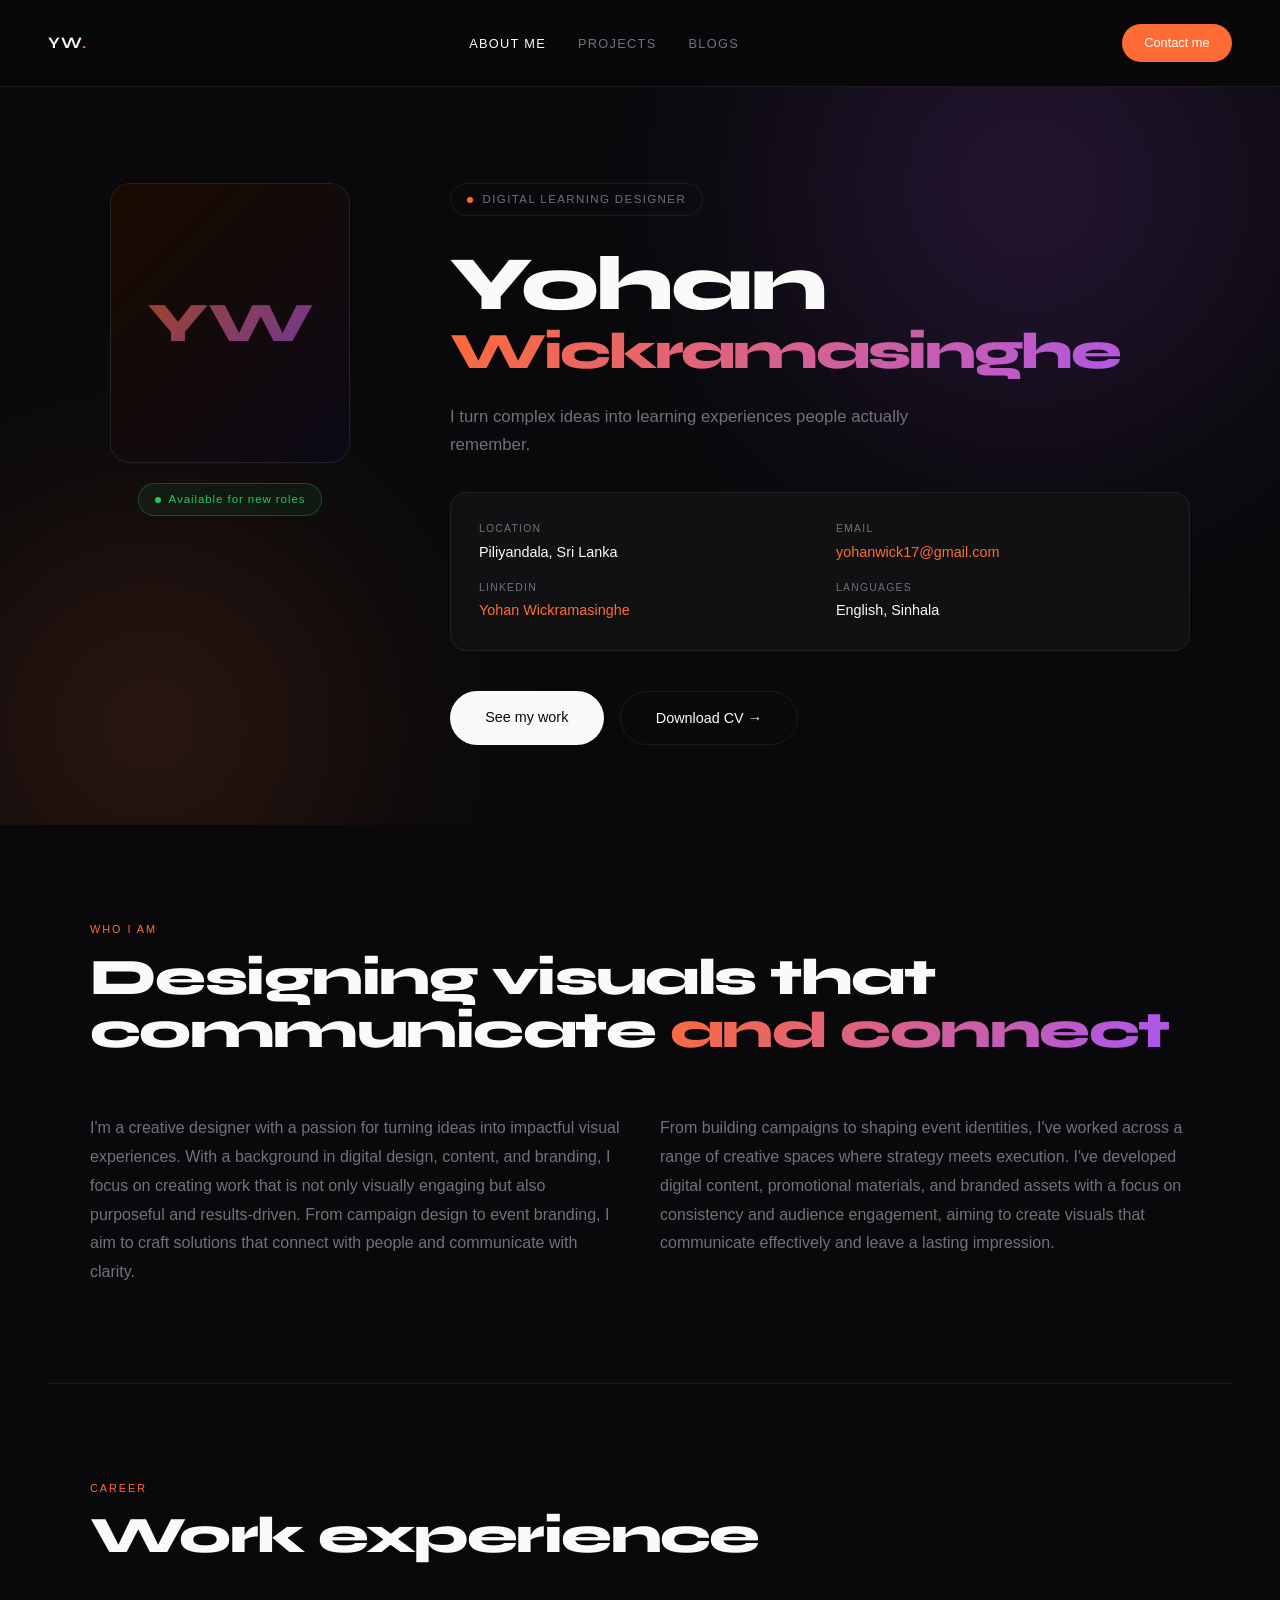
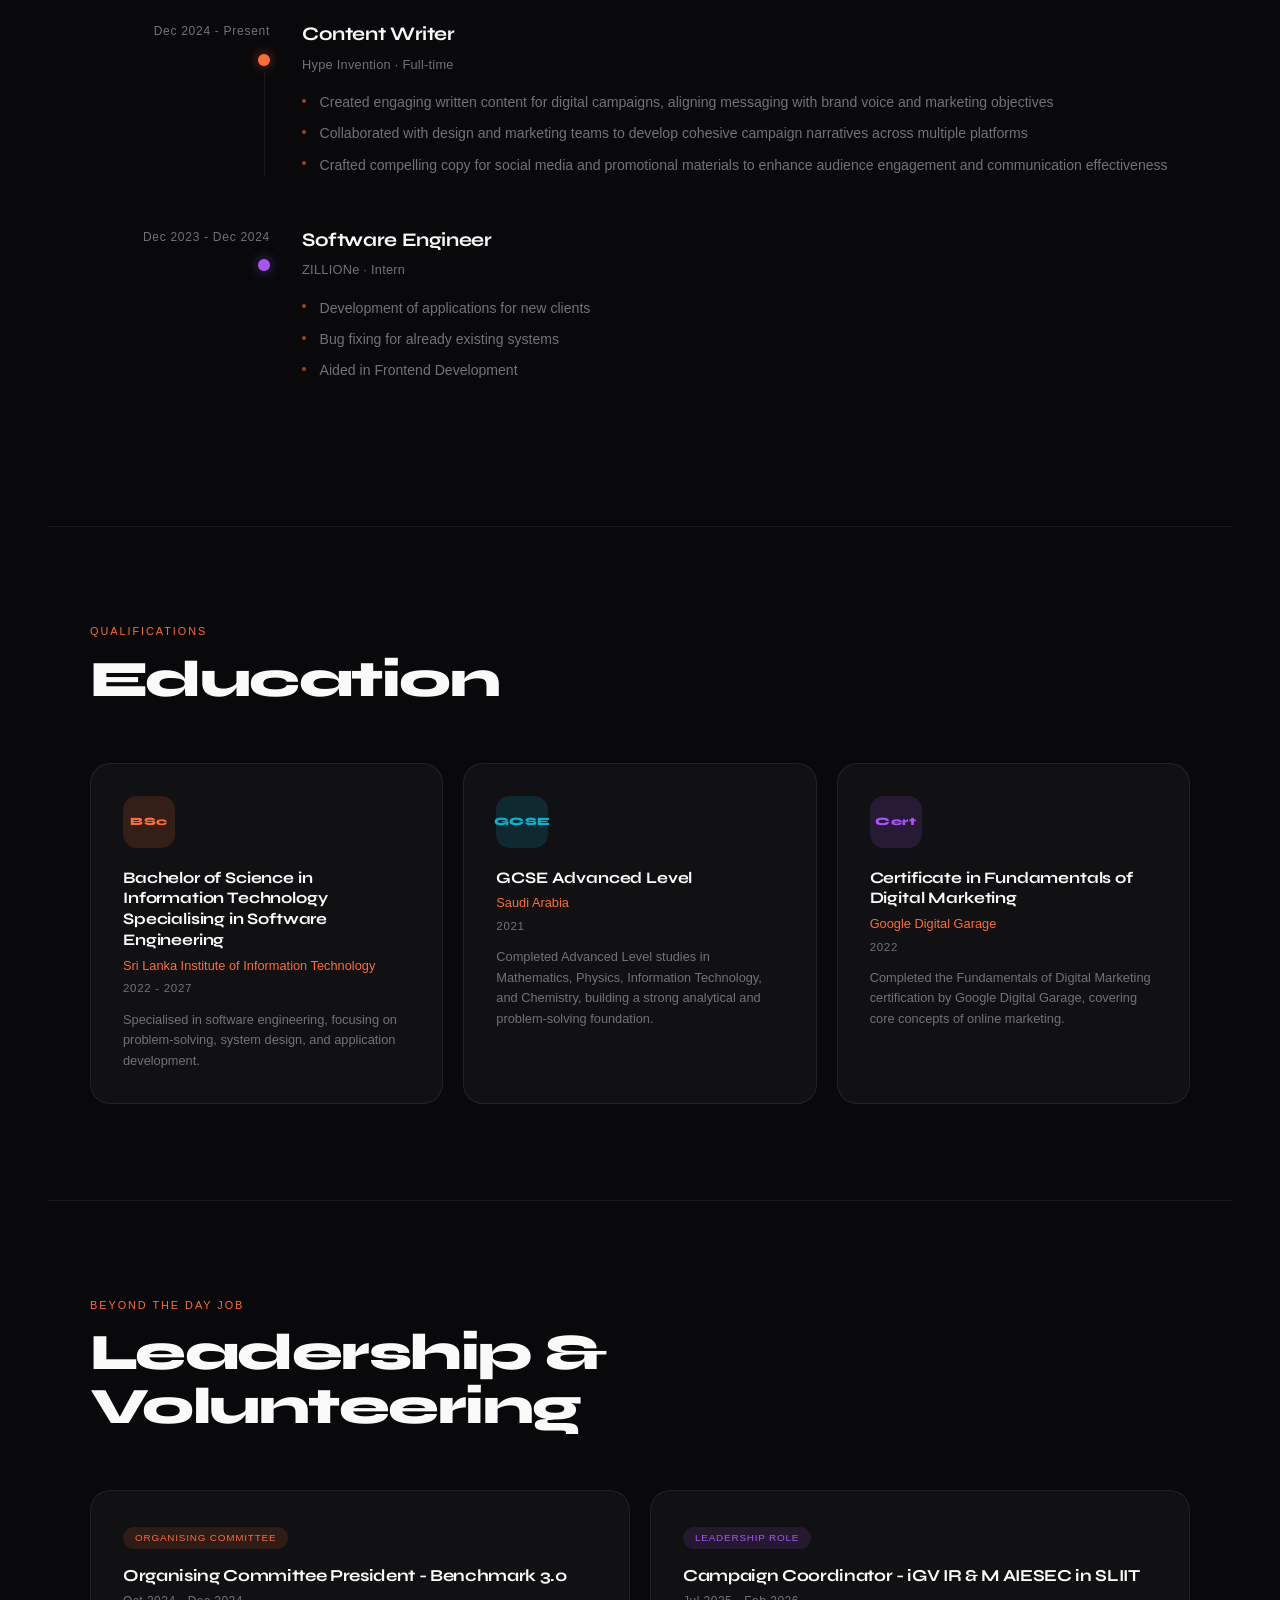
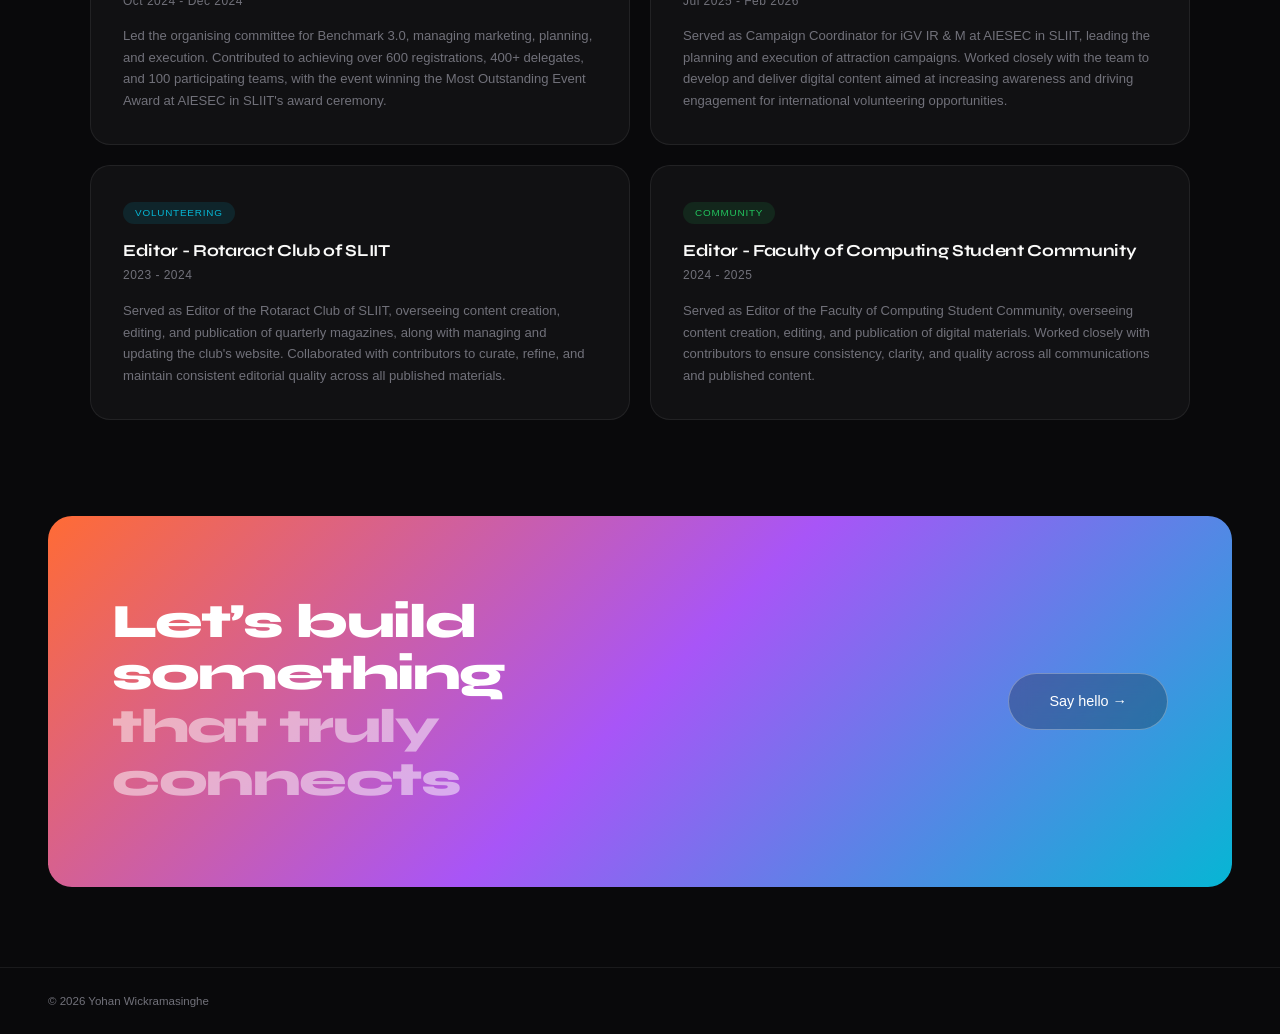
<file: Public/aboutme.html>
<!DOCTYPE html>
<html lang="en">
<head>
  <meta charset="UTF-8">
  <meta name="viewport" content="width=device-width, initial-scale=1.0">
  <title>About - Yohan Wickramasinghe</title>
  <link href="https://fonts.googleapis.com/css2?family=Syne:wght@700;800&family=Cabinet+Grotesk:wght@300;400;500&display=swap" rel="stylesheet">
  <link rel="stylesheet" href="../CSS/aboutme.css">
</head>
<body>

  <!-- NAV -->
  <nav>
    <a href="../index.html" class="logo">YW<span>.</span></a>
    <ul class="nav-links">
      <li><a href="aboutme.html" class="active">About Me</a></li>
      <li><a href="projects.html">Projects</a></li>
      <li><a href="blogs.html">Blogs</a></li>
    </ul>
    <a href="contactme.html" class="nav-btn">Contact me</a>
    <!-- Hamburger — visible on mobile only -->
    <button class="hamburger" id="hamburger" aria-label="Open menu" aria-expanded="false">
      <span></span>
      <span></span>
      <span></span>
    </button>
  </nav>

  <!-- Mobile menu overlay -->
  <div class="mobile-menu" id="mobile-menu" aria-hidden="true">
    <div class="mobile-menu-inner">
      <ul class="mobile-nav-links">
        <li><a href="aboutme.html" class="mobile-link active">About Me</a></li>
        <li><a href="projects.html" class="mobile-link">Projects</a></li>
        <li><a href="blogs.html" class="mobile-link">Blogs</a></li>
      </ul>
      <a href="contactme.html" class="mobile-cta">Contact me</a>
    </div>
  </div>

  <!-- HERO — photo + name + personal details -->
  <section class="hero">
    <div class="hero-bg">
      <div class="orb orb1"></div>
      <div class="orb orb2"></div>
    </div>
    <div class="hero-inner">

      <div class="profile-col">
        <div class="photo-frame">
          <img src="../Assets/Yohan - Campaign Coordinator.jpg" alt="Yohan Wickramasinghe" class="photo" id="profile-photo">
          <div class="photo-placeholder" id="photo-placeholder">
            <span>YW</span>
          </div>
        </div>
        <div class="availability-badge">
          <span class="dot"></span>
          Available for new roles
        </div>
      </div>

      <div class="intro-col">
        <div class="hero-eyebrow">
          <span class="eyebrow-dot"></span>
          Digital Learning Designer
        </div>
        <h1>Yohan<br><span class="grad-text">Wickramasinghe</span></h1>
        <p class="tagline">I turn complex ideas into learning experiences people actually remember.</p>

        <div class="details-grid">
          <div class="detail-item">
            <div class="detail-label">Location</div>
            <div class="detail-value">Piliyandala, Sri Lanka</div>
          </div>
          <div class="detail-item">
            <div class="detail-label">Email</div>
            <div class="detail-value">
              <a href="mailto:yohanwick17@gmail.com">yohanwick17@gmail.com</a>
            </div>
          </div>
          <div class="detail-item">
            <div class="detail-label">LinkedIn</div>
            <div class="detail-value">
              <a href="https://www.linkedin.com/in/yohan-wickramasinghe/" target="_blank">Yohan Wickramasinghe</a>
            </div>
          </div>
          <div class="detail-item">
            <div class="detail-label">Languages</div>
            <div class="detail-value">English, Sinhala</div>
          </div>
        </div>

        <div class="hero-ctas">
          <a href="projects.html" class="cta-primary">See my work</a>
          <a href="../Assets/Yohan - Digital Marketer CV.pdf" class="cta-ghost" download>Download CV →</a>
        </div>
      </div>

    </div>
  </section>

  <!-- ABOUT — bio paragraphs -->
  <section class="section" id="about">
    <div class="section-inner">
      <div class="sec-header reveal">
        <div class="sec-label">Who I am</div>
        <h2 class="sec-title">Designing visuals that<br>communicate <span class="grad-text">and connect</span></h2>
      </div>
      <div class="bio-grid reveal">
        <p>I'm a creative designer with a passion for turning ideas into impactful visual experiences. With a background in digital design, content, and branding, I focus on creating work that is not only visually engaging but also purposeful and results-driven. From campaign design to event branding, I aim to craft solutions that connect with people and communicate with clarity.</p>
        <p>From building campaigns to shaping event identities, I've worked across a range of creative spaces where strategy meets execution. I've developed digital content, promotional materials, and branded assets with a focus on consistency and audience engagement, aiming to create visuals that communicate effectively and leave a lasting impression.</p>
      </div>
    </div>
  </section>

  <div class="full-divider"></div>

  <!-- WORK EXPERIENCE -->
  <section class="section" id="experience">
    <div class="section-inner">
      <div class="sec-header reveal">
        <div class="sec-label">Career</div>
        <h2 class="sec-title">Work experience</h2>
      </div>

      <div class="timeline-list">

        <div class="tl-item reveal">
          <div class="tl-left">
            <div class="tl-date">Dec 2024 - Present</div>
            <div class="tl-dot-wrap">
              <div class="tl-dot c-orange"></div>
              <div class="tl-line"></div>
            </div>
          </div>
          <div class="tl-right">
            <div class="tl-role">Content Writer</div>
            <div class="tl-company">Hype Invention · Full-time</div>
            <ul class="tl-bullets">
              <li>Created engaging written content for digital campaigns, aligning messaging with brand voice and marketing objectives</li>
              <li>Collaborated with design and marketing teams to develop cohesive campaign narratives across multiple platforms</li>
              <li>Crafted compelling copy for social media and promotional materials to enhance audience engagement and communication effectiveness</li>
            </ul>
          </div>
        </div>

        <div class="tl-item reveal">
          <div class="tl-left">
            <div class="tl-date">Dec 2023 - Dec 2024</div>
            <div class="tl-dot-wrap">
              <div class="tl-dot c-violet"></div>
              <div class="tl-line"></div>
            </div>
          </div>
          <div class="tl-right">
            <div class="tl-role">Software Engineer</div>
            <div class="tl-company">ZILLIONe · Intern</div>
            <ul class="tl-bullets">
              <li>Development of applications for new clients</li>
              <li>Bug fixing for already existing systems</li>
              <li>Aided in Frontend Development</li>
            </ul>
          </div>
        </div>

      </div>
    </div>
  </section>

  <div class="full-divider"></div>

  <!-- EDUCATION -->
  <section class="section" id="education">
    <div class="section-inner">
      <div class="sec-header reveal">
        <div class="sec-label">Qualifications</div>
        <h2 class="sec-title">Education</h2>
      </div>

      <div class="card-grid">

        <div class="edu-card reveal">
          <div class="edu-icon c-orange">BSc</div>
          <div class="edu-body">
            <div class="edu-degree">Bachelor of Science in Information Technology Specialising in Software Engineering</div>
            <div class="edu-school">Sri Lanka Institute of Information Technology</div>
            <div class="edu-year">2022 - 2027</div>
            <p class="edu-note">Specialised in software engineering, focusing on problem-solving, system design, and application development.</p>
          </div>
        </div>

        <div class="edu-card reveal">
          <div class="edu-icon c-cyan">GCSE</div>
          <div class="edu-body">
            <div class="edu-degree">GCSE Advanced Level</div>
            <div class="edu-school">Saudi Arabia</div>
            <div class="edu-year">2021</div>
            <p class="edu-note">Completed Advanced Level studies in Mathematics, Physics, Information Technology, and Chemistry, building a strong analytical and problem-solving foundation.</p>
          </div>
        </div>

        <div class="edu-card reveal">
          <div class="edu-icon c-violet">Cert</div>
          <div class="edu-body">
            <div class="edu-degree">Certificate in Fundamentals of Digital Marketing</div>
            <div class="edu-school">Google Digital Garage</div>
            <div class="edu-year">2022</div>
            <p class="edu-note">Completed the Fundamentals of Digital Marketing certification by Google Digital Garage, covering core concepts of online marketing.</p>
          </div>
        </div>

      </div>
    </div>
  </section>

  <div class="full-divider"></div>

  <!-- LEADERSHIP & VOLUNTEERING -->
  <section class="section" id="leadership">
    <div class="section-inner">
      <div class="sec-header reveal">
        <div class="sec-label">Beyond the day job</div>
        <h2 class="sec-title">Leadership &amp;<br>Volunteering</h2>
      </div>

      <div class="lv-grid">

        <div class="lv-card reveal">
          <div class="lv-tag badge-orange">Organising Committee</div>
          <div class="lv-title">Organising Committee President - Benchmark 3.0</div>
          <div class="lv-org">Oct 2024 - Dec 2024</div>
          <p class="lv-desc">Led the organising committee for Benchmark 3.0, managing marketing, planning, and execution. Contributed to achieving over 600 registrations, 400+ delegates, and 100 participating teams, with the event winning the Most Outstanding Event Award at AIESEC in SLIIT's award ceremony.</p>
        </div>

        <div class="lv-card reveal">
          <div class="lv-tag badge-violet">Leadership Role</div>
          <div class="lv-title">Campaign Coordinator - iGV IR & M AIESEC in SLIIT</div>
          <div class="lv-org">Jul 2025 - Feb 2026</div>
          <p class="lv-desc">Served as Campaign Coordinator for iGV IR & M at AIESEC in SLIIT, leading the planning and execution of attraction campaigns. Worked closely with the team to develop and deliver digital content aimed at increasing awareness and driving engagement for international volunteering opportunities.</p>
        </div>

        <div class="lv-card reveal">
          <div class="lv-tag badge-cyan">Volunteering</div>
          <div class="lv-title">Editor - Rotaract Club of SLIIT</div>
          <div class="lv-org">2023 - 2024</div>
          <p class="lv-desc">Served as Editor of the Rotaract Club of SLIIT, overseeing content creation, editing, and publication of quarterly magazines, along with managing and updating the club's website. Collaborated with contributors to curate, refine, and maintain consistent editorial quality across all published materials.</p>
        </div>

        <div class="lv-card reveal">
          <div class="lv-tag badge-green">Community</div>
          <div class="lv-title">Editor - Faculty of Computing Student Community</div>
          <div class="lv-org">2024 - 2025</div>
          <p class="lv-desc">Served as Editor of the Faculty of Computing Student Community, overseeing content creation, editing, and publication of digital materials. Worked closely with contributors to ensure consistency, clarity, and quality across all communications and published content.</p>
        </div>

      </div>
    </div>
  </section>

  <!-- CONTACT STRIP -->
  <div class="contact-wrap reveal" id="contact">
    <div class="contact-inner">
      <h2>Let’s build something <span>that truly connects</span></h2>
      <a href="contactme.html" class="contact-email">Say hello →</a>
    </div>
  </div>

   <footer>
    <span>© 2026 Yohan Wickramasinghe</span>
  </footer>

  <script src="../JS/aboutme.js"></script>
</body>
</html>
</file>
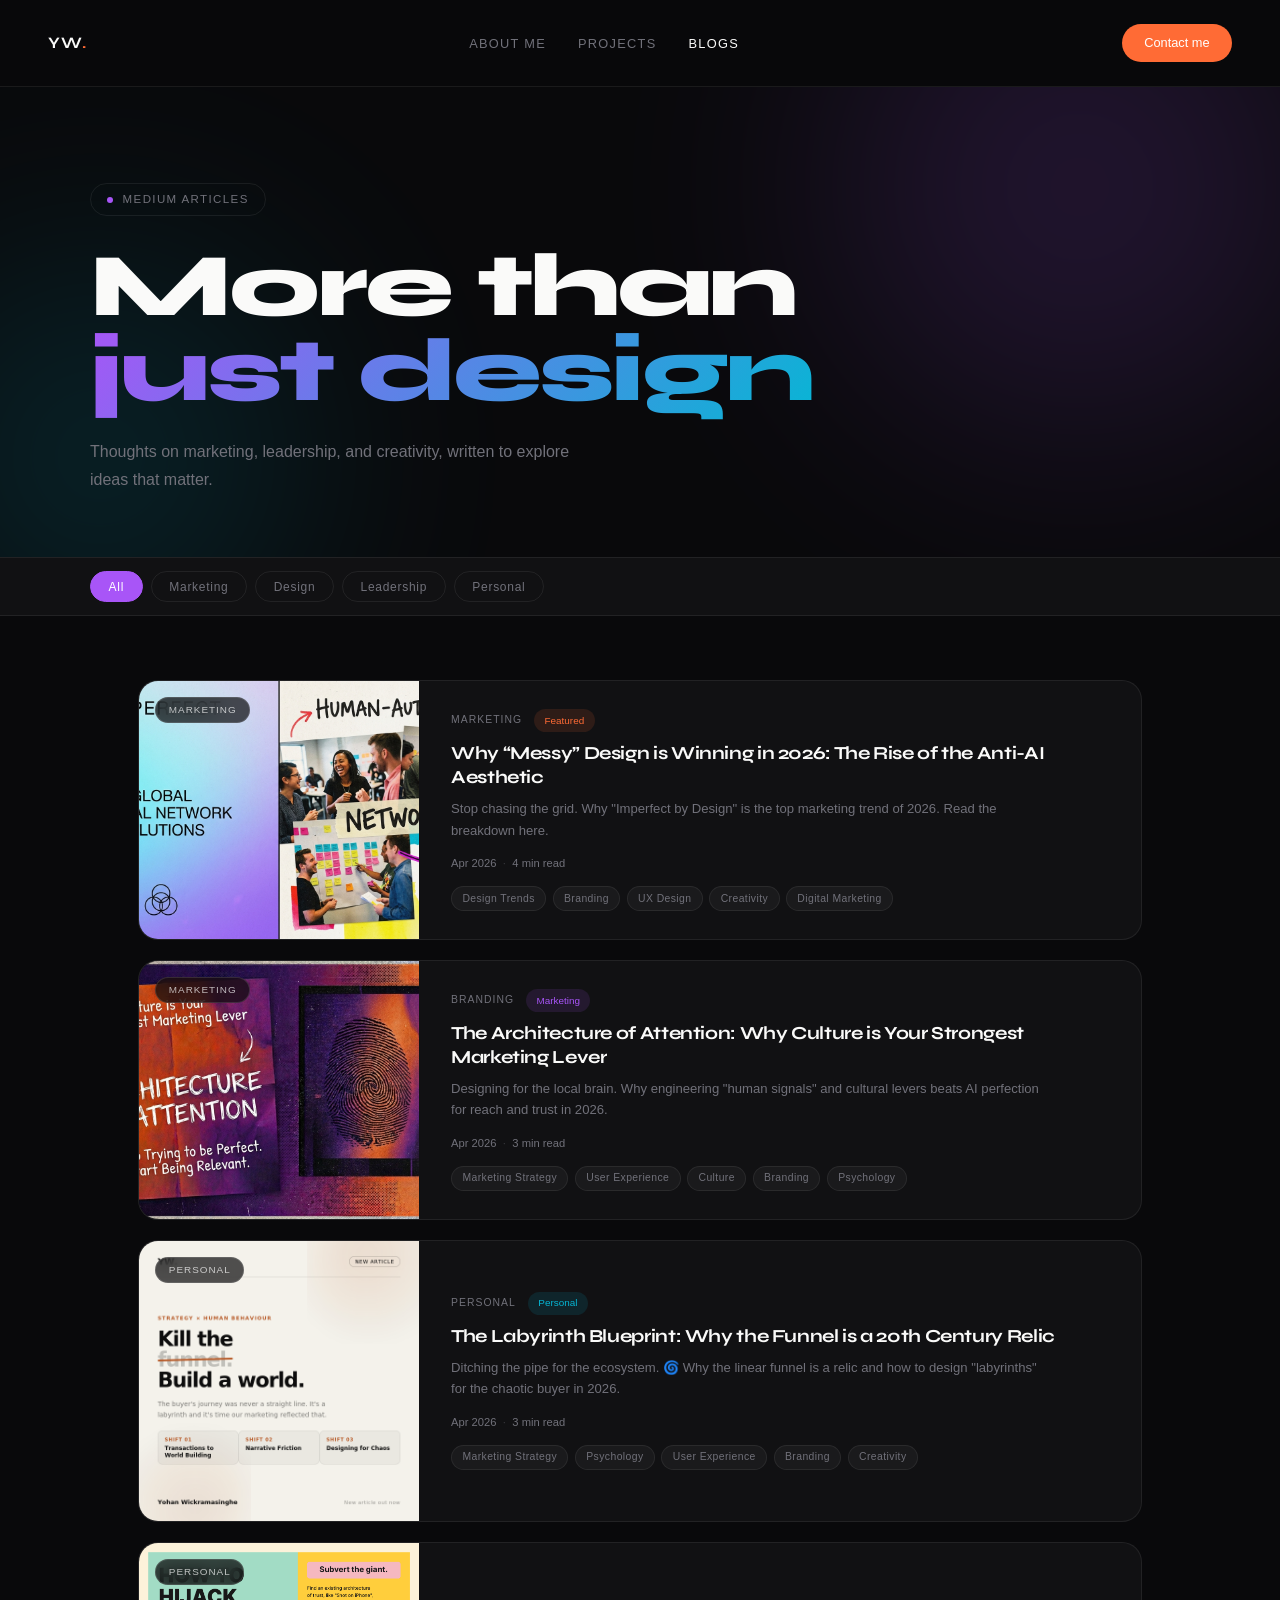
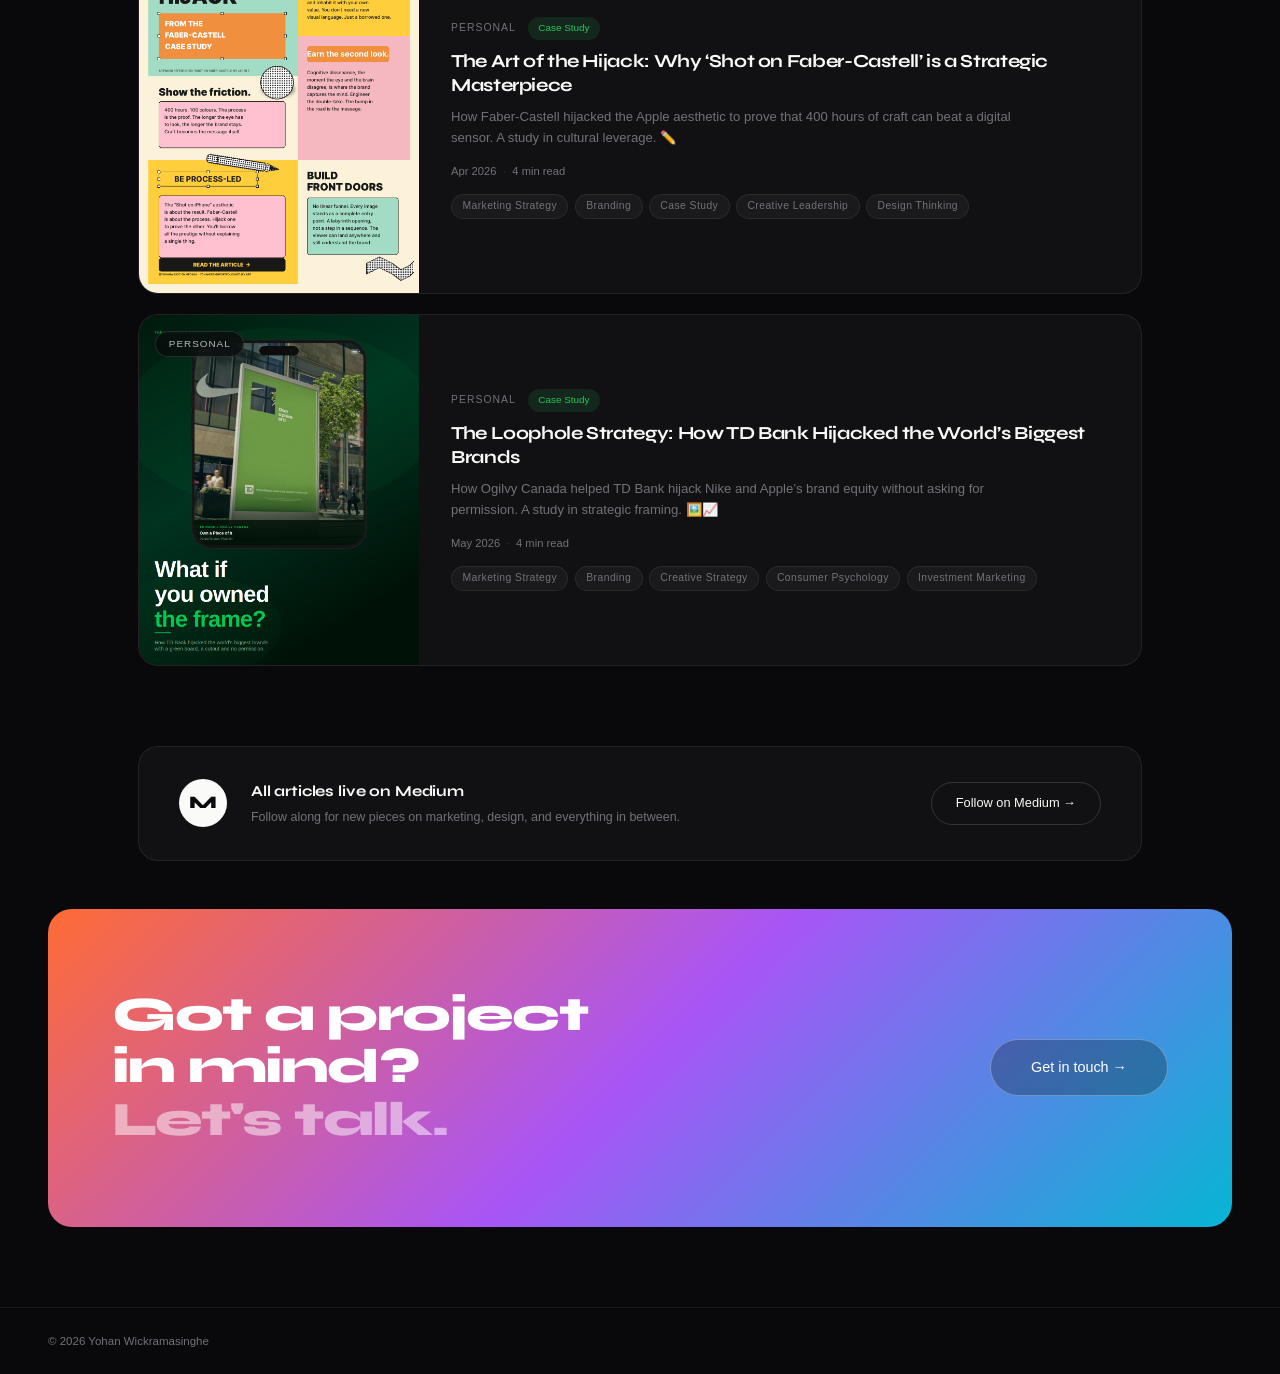
<file: Public/blogs.html>
<!DOCTYPE html>
<html lang="en">
<head>
  <meta charset="UTF-8">
  <meta name="viewport" content="width=device-width, initial-scale=1.0">
  <title>Blogs - Yohan Wickramasinghe</title>
  <link href="https://fonts.googleapis.com/css2?family=Syne:wght@700;800&family=Cabinet+Grotesk:wght@300;400;500&display=swap" rel="stylesheet">
  <link rel="stylesheet" href="../CSS/blogs.css">
</head>
<body>

  <!-- NAV -->
  <nav>
    <a href="../index.html" class="logo">YW<span>.</span></a>
    <ul class="nav-links">
      <li><a href="aboutme.html">About Me</a></li>
      <li><a href="projects.html">Projects</a></li>
      <li><a href="blogs.html" class="active">Blogs</a></li>
    </ul>
    <a href="contactme.html" class="nav-btn">Contact me</a>
    <button class="hamburger" id="hamburger" aria-label="Open menu" aria-expanded="false">
      <span></span>
      <span></span>
      <span></span>
    </button>
  </nav>

  <!-- Mobile menu -->
  <div class="mobile-menu" id="mobile-menu" aria-hidden="true">
    <div class="mobile-menu-inner">
      <ul class="mobile-nav-links">
        <li><a href="aboutme.html" class="mobile-link">About Me</a></li>
        <li><a href="projects.html" class="mobile-link">Projects</a></li>
        <li><a href="blogs.html" class="mobile-link active">Blogs</a></li>
      </ul>
      <a href="contactme.html" class="mobile-cta">Contact me</a>
    </div>
  </div>

  <!-- PAGE HERO -->
  <section class="page-hero">
    <div class="hero-bg">
      <div class="orb orb1"></div>
      <div class="orb orb2"></div>
    </div>
    <div class="page-hero-inner">
      <div class="hero-eyebrow">
        <span class="eyebrow-dot"></span>
        Medium Articles
      </div>
      <h1>More than<br><span class="grad-text">just design</span></h1>
      <p class="hero-sub">Thoughts on marketing, leadership, and creativity, written to explore ideas that matter.</p>
    </div>
  </section>

  <!-- FILTER BAR -->
  <div class="filter-wrap">
    <div class="filter-inner">
      <button class="filter-btn active" data-filter="all">All</button>
      <button class="filter-btn" data-filter="marketing">Marketing</button>
      <button class="filter-btn" data-filter="design">Design</button>
      <button class="filter-btn" data-filter="leadership">Leadership</button>
      <button class="filter-btn" data-filter="personal">Personal</button>
    </div>
  </div>

  <!-- BLOGS GRID -->
  <main class="blogs-wrap">
    <div class="blogs-grid" id="blogs-grid">

      <!-- =============================================
           EDIT: Add or remove .blog-item blocks below.
           - data-category must match a filter-btn data-filter value
           - Set data-url to your Medium article link
           - Replace cover image src, title, excerpt, tags, date, read-time
           ============================================= -->

      <a href="https://medium.com/@yohanwick17/why-messy-design-is-winning-in-2026-the-rise-of-the-anti-ai-aesthetic-9c04bc798359" target="_blank" rel="noopener" class="blog-link" data-category="marketing">
        <div class="blog-item reveal" data-category="marketing">
          <div class="blog-thumb th-a">
            <div class="thumb-chip">Marketing</div>
            <img src="../Assets/medium1.png" alt="Why Attraction Campaigns Need Emotion First">
            <div class="blog-overlay">
              <span>Read on Medium →</span>
            </div>
          </div>
          <div class="blog-body">
            <div class="blog-meta-row">
              <span class="blog-cat">Marketing</span>
              <span class="blog-badge badge-orange">Featured</span>
            </div>
            <div class="blog-title">Why “Messy” Design is Winning in 2026: The Rise of the Anti-AI Aesthetic</div>
            <div class="blog-excerpt">Stop chasing the grid. Why "Imperfect by Design" is the top marketing trend of 2026. Read the breakdown here.</div>
            <div class="blog-footer">
              <span class="blog-date">Apr 2026</span>
              <span class="blog-dot">·</span>
              <span class="blog-read">4 min read</span>
            </div>
            <div class="blog-tags">
              <span class="tag">Design Trends</span>
              <span class="tag">Branding</span>
              <span class="tag">UX Design</span>
              <span class="tag">Creativity</span>
              <span class="tag">Digital Marketing</span>
            </div>
          </div>
        </div>
      </a>

      <a href="https://medium.com/p/75d0929265a4" target="_blank" rel="noopener" class="blog-link" data-category="design">
        <div class="blog-item reveal" data-category="marketing">
          <div class="blog-thumb th-b">
            <div class="thumb-chip">Marketing</div>
            <img src="../Assets/medium2.png" alt="Visual Consistency Isn't Boring — It's Trust">
            <div class="blog-overlay">
              <span>Read on Medium →</span>
            </div>
          </div>
          <div class="blog-body">
            <div class="blog-meta-row">
              <span class="blog-cat">Branding</span>
              <span class="blog-badge badge-violet">Marketing</span>
            </div>
            <div class="blog-title">The Architecture of Attention: Why Culture is Your Strongest Marketing Lever</div>
            <div class="blog-excerpt">Designing for the local brain. Why engineering "human signals" and cultural levers beats AI perfection for reach and trust in 2026.</div>
            <div class="blog-footer">
              <span class="blog-date">Apr 2026</span>
              <span class="blog-dot">·</span>
              <span class="blog-read">3 min read</span>
            </div>
            <div class="blog-tags">
              <span class="tag">Marketing Strategy</span>
              <span class="tag">User Experience</span>
              <span class="tag">Culture</span>
              <span class="tag">Branding</span>
              <span class="tag">Psychology</span>
            </div>
          </div>
        </div>
      </a>

      <a href="https://medium.com/@yohanwick17/the-labyrinth-blueprint-why-the-funnel-is-a-20th-century-relic-660fd1f90cb6" target="_blank" rel="noopener" class="blog-link" data-category="leadership">
        <div class="blog-item reveal" data-category="personal">
          <div class="blog-thumb th-e">
            <div class="thumb-chip">Personal</div>
            <img src="../Assets/medium3.png" alt="What AIESEC Taught Me About Leading Without Authority">
            <div class="blog-overlay">
              <span>Read on Medium →</span>
            </div>
          </div>
          <div class="blog-body">
            <div class="blog-meta-row">
              <span class="blog-cat">Personal</span>
              <span class="blog-badge badge-cyan">Personal</span>
            </div>
            <div class="blog-title">The Labyrinth Blueprint: Why the Funnel is a 20th Century Relic</div>
            <div class="blog-excerpt">Ditching the pipe for the ecosystem. 🌀 Why the linear funnel is a relic and how to design "labyrinths" for the chaotic buyer in 2026.</div>
            <div class="blog-footer">
              <span class="blog-date">Apr 2026</span>
              <span class="blog-dot">·</span>
              <span class="blog-read">3 min read</span>
            </div>
            <div class="blog-tags">
              <span class="tag">Marketing Strategy</span>
              <span class="tag">Psychology</span>
              <span class="tag">User Experience</span>
              <span class="tag">Branding</span>
              <span class="tag">Creativity</span>
            </div>
          </div>
        </div>
      </a>

      <a href="https://medium.com/@yohanwick17/the-art-of-the-hijack-why-shot-on-faber-castell-is-a-strategic-masterpiece-591095567364" target="_blank" rel="noopener" class="blog-link" data-category="personal">
        <div class="blog-item reveal" data-category="personal">
          <div class="blog-thumb th-c">
            <div class="thumb-chip">Personal</div>
            <img src="../Assets/medium4.png" alt="On Applying for Things You're Not Sure You're Ready For">
            <div class="blog-overlay">
              <span>Read on Medium →</span>
            </div>
          </div>
          <div class="blog-body">
            <div class="blog-meta-row">
              <span class="blog-cat">Personal</span>
              <span class="blog-badge badge-green">Case Study</span>
            </div>
            <div class="blog-title">The Art of the Hijack: Why ‘Shot on Faber-Castell’ is a Strategic Masterpiece</div>
            <div class="blog-excerpt">How Faber-Castell hijacked the Apple aesthetic to prove that 400 hours of craft can beat a digital sensor. A study in cultural leverage. ✏️</div>
            <div class="blog-footer">
              <span class="blog-date">Apr 2026</span>
              <span class="blog-dot">·</span>
              <span class="blog-read">4 min read</span>
            </div>
            <div class="blog-tags">
              <span class="tag">Marketing Strategy</span>
              <span class="tag">Branding</span>
              <span class="tag">Case Study</span>
              <span class="tag">Creative Leadership</span>
              <span class="tag">Design Thinking</span>
            </div>
          </div>
        </div>
      </a>

      <a href="https://medium.com/@yohanwick17/the-loophole-strategy-how-td-bank-hijacked-the-worlds-biggest-brands-b3d2fb2d8eda" target="_blank" rel="noopener" class="blog-link" data-category="personal">
        <div class="blog-item reveal" data-category="personal">
          <div class="blog-thumb th-c">
            <div class="thumb-chip">Personal</div>
            <img src="../Assets/medium5.png" alt="On Applying for Things You're Not Sure You're Ready For">
            <div class="blog-overlay">
              <span>Read on Medium →</span>
            </div>
          </div>
          <div class="blog-body">
            <div class="blog-meta-row">
              <span class="blog-cat">Personal</span>
              <span class="blog-badge badge-green">Case Study</span>
            </div>
            <div class="blog-title">The Loophole Strategy: How TD Bank Hijacked the World’s Biggest Brands</div>
            <div class="blog-excerpt">How Ogilvy Canada helped TD Bank hijack Nike and Apple’s brand equity without asking for permission. A study in strategic framing. 🖼️📈
</div>
            <div class="blog-footer">
              <span class="blog-date">May 2026</span>
              <span class="blog-dot">·</span>
              <span class="blog-read">4 min read</span>
            </div>
            <div class="blog-tags">
              <span class="tag">Marketing Strategy</span>
              <span class="tag">Branding</span>
              <span class="tag">Creative Strategy</span>
              <span class="tag">Consumer Psychology</span>
              <span class="tag">Investment Marketing</span>
            </div>
          </div>
        </div>
      </a>

    </div>

    <!-- Empty state -->
    <div class="empty-state" id="empty-state" style="display:none">
      <div class="empty-icon">◎</div>
      <div class="empty-text">No articles in this category yet.</div>
    </div>

  </main>

  <!-- MEDIUM CTA STRIP -->
  <div class="medium-strip reveal">
    <div class="medium-inner">
      <div class="medium-m">M</div>
      <div class="medium-copy">
        <div class="medium-label">All articles live on Medium</div>
        <div class="medium-sub">Follow along for new pieces on marketing, design, and everything in between.</div>
      </div>
      <a href="https://medium.com/@yohanwick17" target="_blank" rel="noopener" class="medium-btn">Follow on Medium →</a>
    </div>
  </div>

  <!-- CONTACT STRIP -->
  <div class="contact-wrap reveal">
    <div class="contact-inner">
      <h2>Got a project in mind? <span><br>Let's talk.</span></h2>
      <a href="contactme.html" class="contact-email">Get in touch →</a>
    </div>
  </div>

  <footer>
    <span>© 2026 Yohan Wickramasinghe</span>
  </footer>

  <script src="../JS/blogs.js"></script>
</body>
</html>
</file>
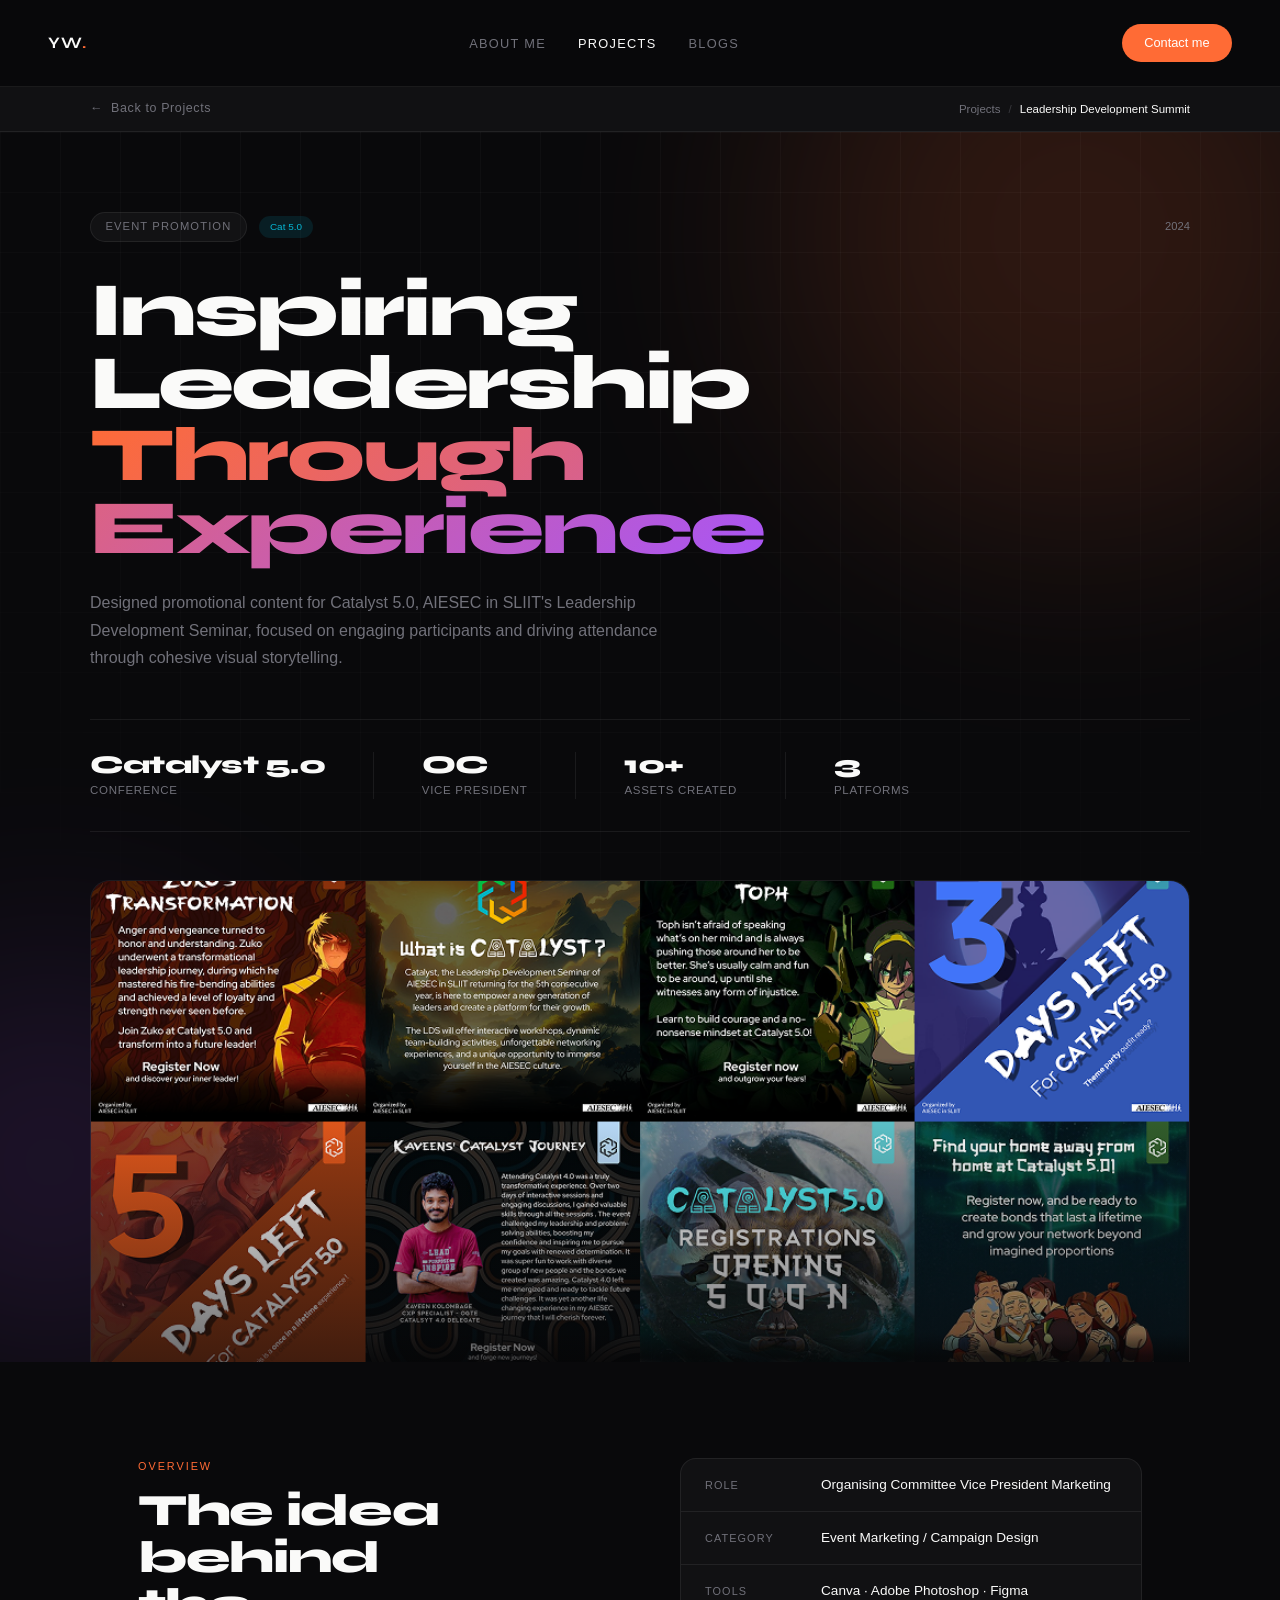
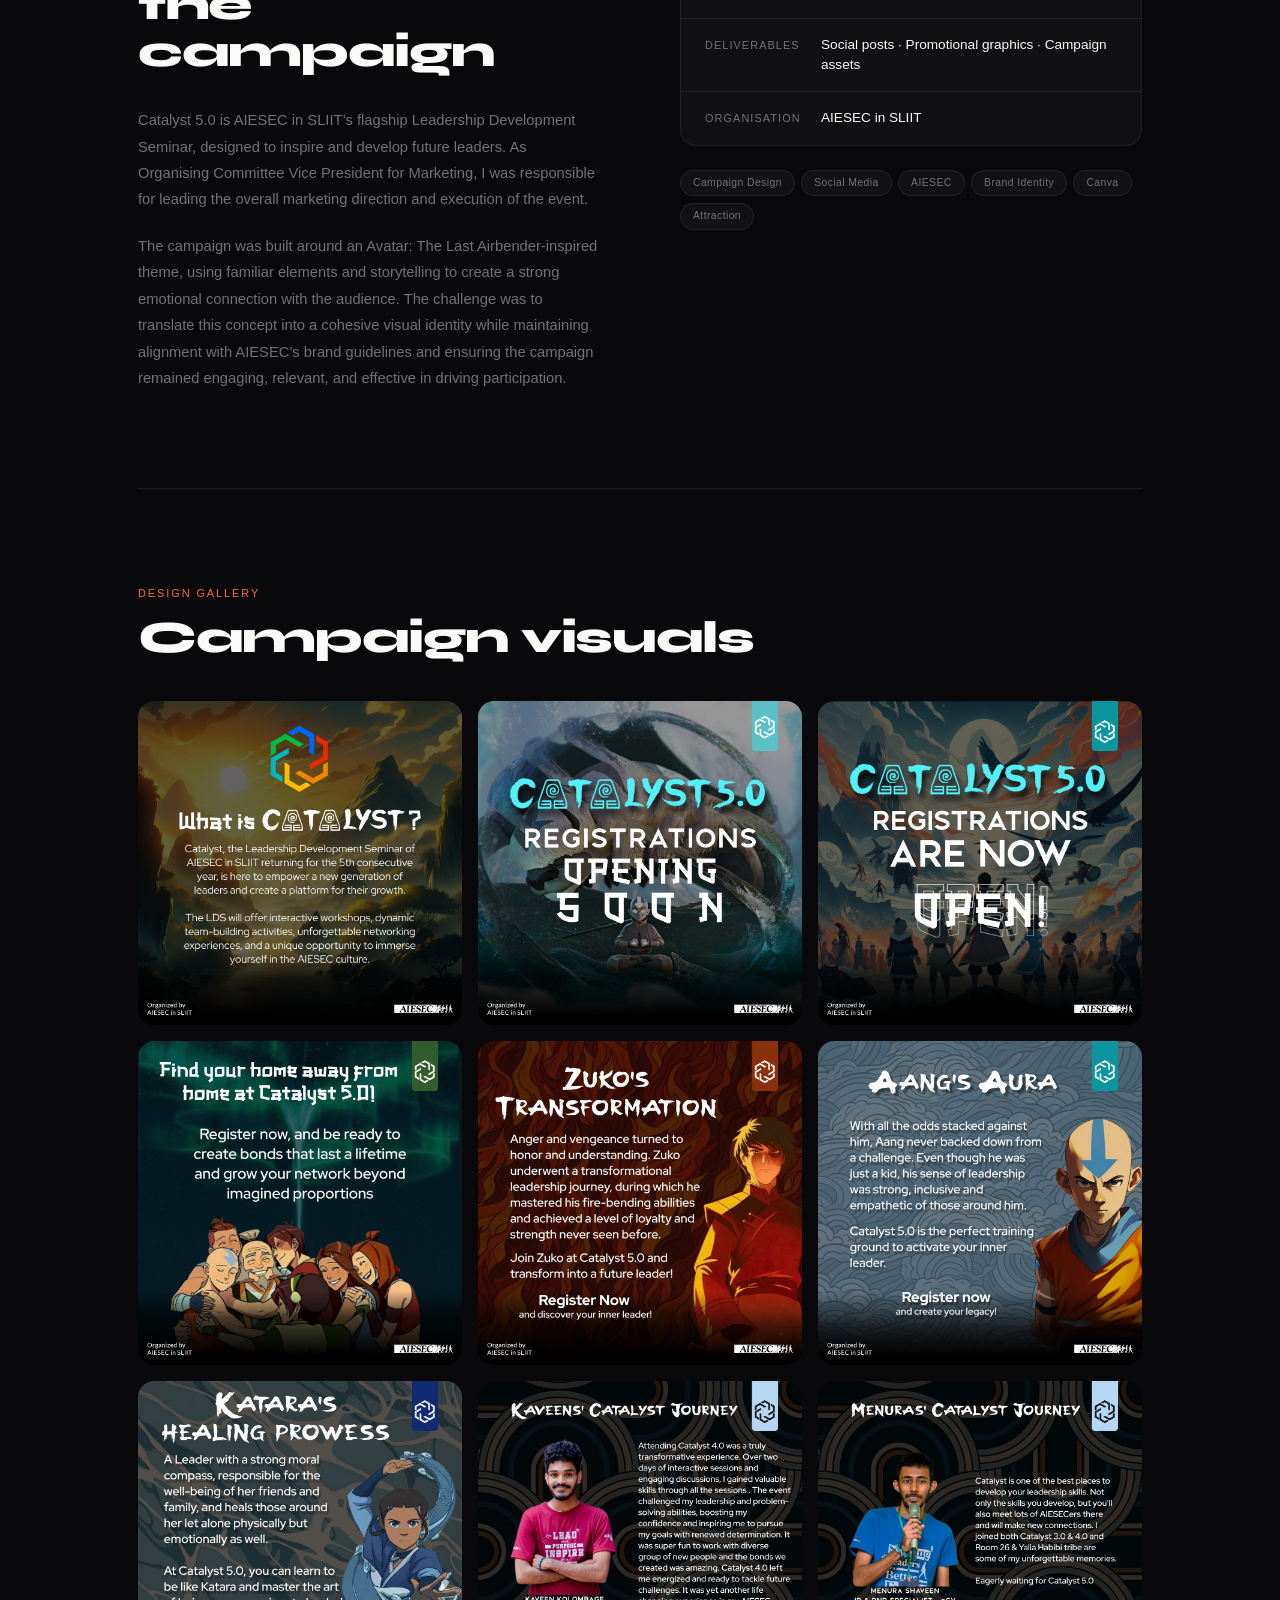
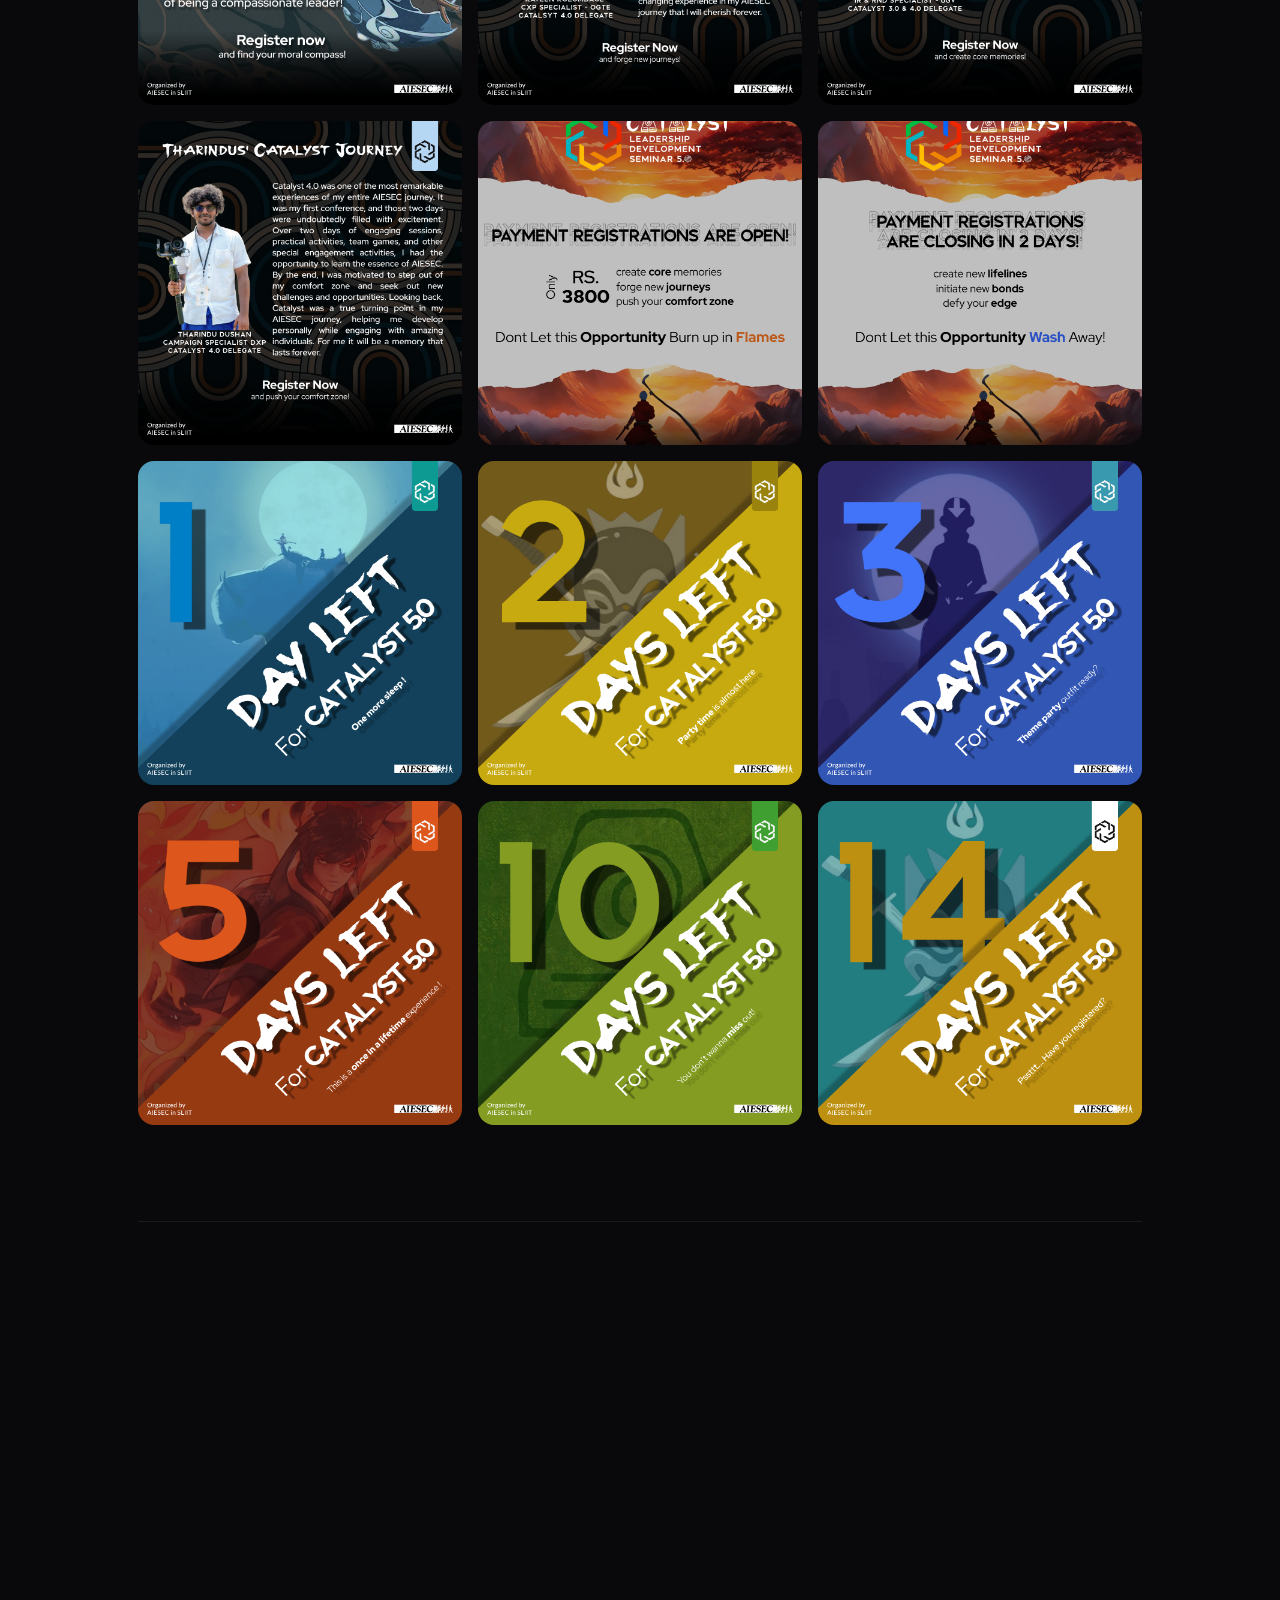
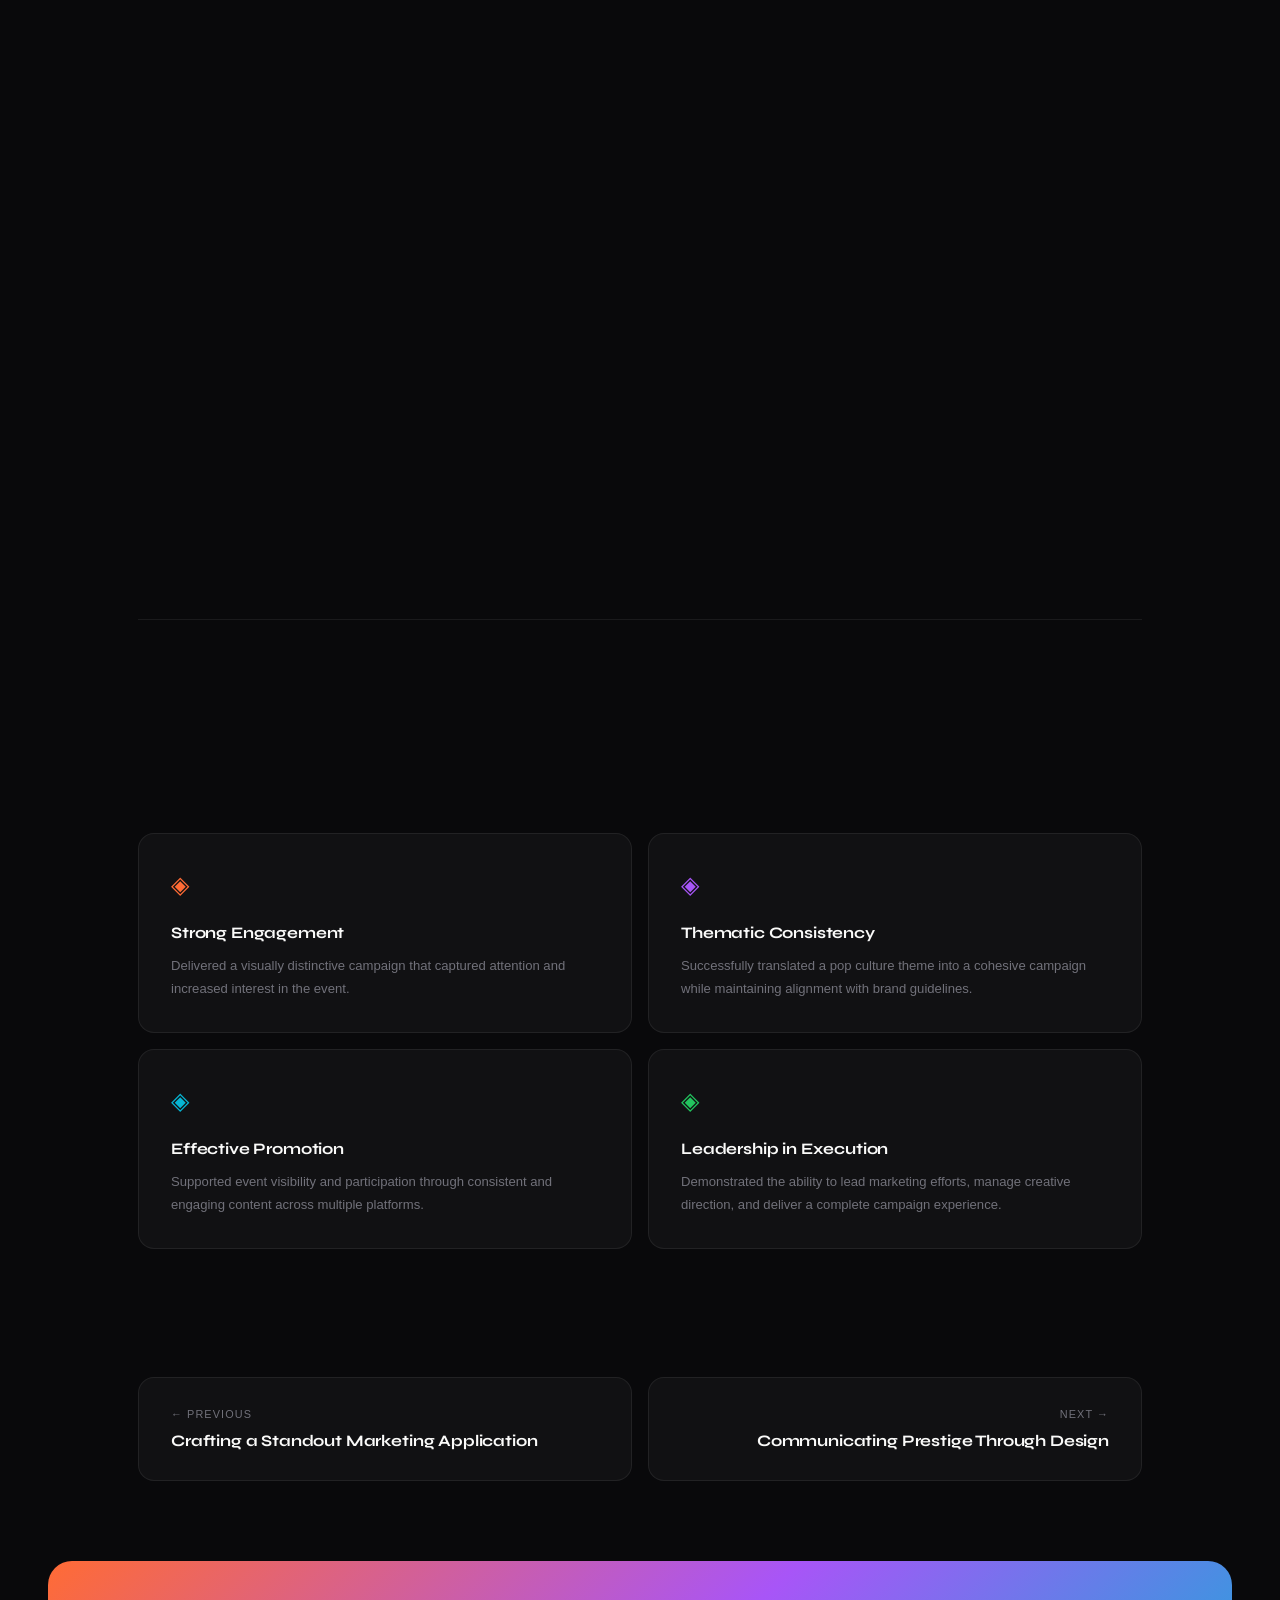
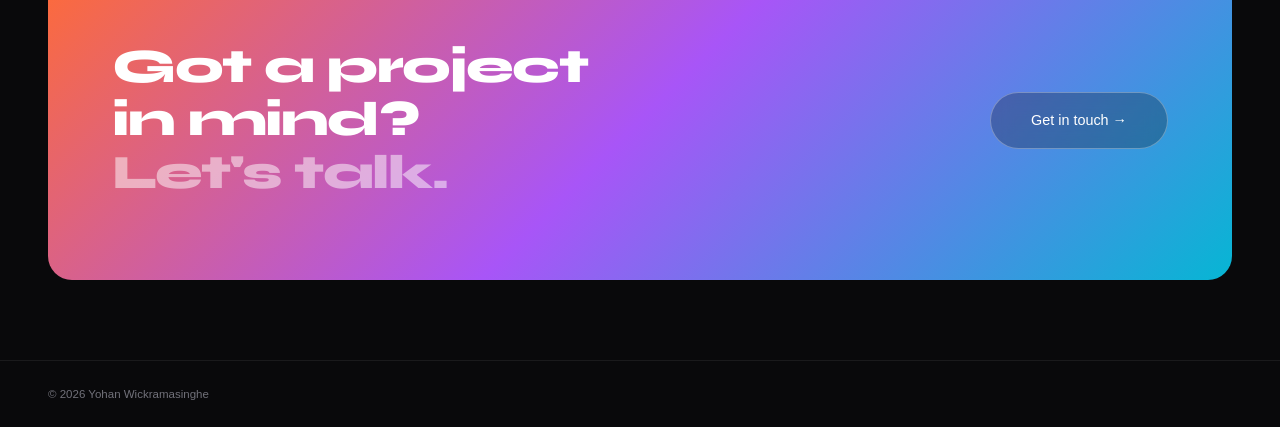
<file: Public/catalyst.html>
<!DOCTYPE html>
<html lang="en">
<head>
  <meta charset="UTF-8">
  <meta name="viewport" content="width=device-width, initial-scale=1.0">
  <title>Themed Leadership Campaign - Yohan Wickramasinghe</title>
  <link href="https://fonts.googleapis.com/css2?family=Syne:wght@700;800&family=Cabinet+Grotesk:wght@300;400;500&display=swap" rel="stylesheet">
  <link rel="stylesheet" href="../CSS/nlds.css">
</head>
<body>

  <!-- NAV -->
  <nav>
    <a href="../index.html" class="logo">YW<span>.</span></a>
    <ul class="nav-links">
      <li><a href="aboutme.html">About Me</a></li>
      <li><a href="projects.html" class="active">Projects</a></li>
      <li><a href="blogs.html">Blogs</a></li>
    </ul>
    <a href="contactme.html" class="nav-btn">Contact me</a>
    <button class="hamburger" id="hamburger" aria-label="Open menu" aria-expanded="false">
      <span></span><span></span><span></span>
    </button>
  </nav>

  <!-- Mobile menu -->
  <div class="mobile-menu" id="mobile-menu" aria-hidden="true">
    <div class="mobile-menu-inner">
      <ul class="mobile-nav-links">
        <li><a href="aboutme.html" class="mobile-link">About Me</a></li>
        <li><a href="projects.html" class="mobile-link">Projects</a></li>
        <li><a href="blogs.html" class="mobile-link">Blogs</a></li>
      </ul>
      <a href="contactme.html" class="mobile-cta">Contact me</a>
    </div>
  </div>

  <!-- BREADCRUMB -->
  <div class="breadcrumb-wrap">
    <div class="breadcrumb-inner">
      <a href="projects.html" class="breadcrumb-back">
        <span class="back-arrow">←</span>
        Back to Projects
      </a>
      <div class="breadcrumb-path">
        <span>Projects</span>
        <span class="sep">/</span>
        <span class="current">Leadership Development Summit</span>
      </div>
    </div>
  </div>

  <!-- PROJECT HERO -->
  <section class="project-hero">
    <div class="hero-bg">
      <div class="orb orb1"></div>
      <div class="orb orb2"></div>
      <div class="hero-grid-overlay"></div>
    </div>
    <div class="project-hero-inner">
      <div class="hero-top reveal">
        <div class="hero-meta-row">
          <span class="proj-chip">Event Promotion</span>
          <span class="proj-badge badge-cyan">Cat 5.0</span>
          <span class="proj-year">2024</span>
        </div>
        <h1>Inspiring Leadership <br><span class="grad-text">Through Experience</span></h1>
        <p class="hero-desc">Designed promotional content for Catalyst 5.0, AIESEC in SLIIT's Leadership Development Seminar, focused on engaging participants and driving attendance through cohesive visual storytelling.</p>
      </div>

      <!-- Stats bar -->
      <div class="proj-stats reveal">
        <div class="ps-item">
          <div class="ps-num">Catalyst 5.0</div>
          <div class="ps-lbl">Conference</div>
        </div>
        <div class="ps-divider"></div>
        <div class="ps-item">
          <div class="ps-num">OC</div>
          <div class="ps-lbl">Vice President</div>
        </div>
        <div class="ps-divider"></div>
        <div class="ps-item">
          <div class="ps-num">10+</div>
          <div class="ps-lbl">Assets Created</div>
        </div>
        <div class="ps-divider"></div>
        <div class="ps-item">
          <div class="ps-num">3</div>
          <div class="ps-lbl">Platforms</div>
        </div>
      </div>

      <!-- Hero image / cover -->
      <div class="hero-cover reveal">
        <div class="cover-img-wrap">
          <img src="../Assets/catv1.png" alt="Youth Exchange Campaign Cover" class="cover-img">
          <div class="cover-overlay"></div>
        </div>
      </div>
    </div>
  </section>

  <!-- CONTENT -->
  <div class="project-content">

    <!-- OVERVIEW + TAGS -->
    <section class="section overview-section">
      <div class="overview-grid">
        <div class="overview-left reveal">
          <div class="sec-label">Overview</div>
          <h2 class="sec-title">The idea behind<br>the campaign</h2>
          <p class="body-text">Catalyst 5.0 is AIESEC in SLIIT’s flagship Leadership Development Seminar, designed to inspire and develop future leaders. As Organising Committee Vice President for Marketing, I was responsible for leading the overall marketing direction and execution of the event.</p>
          <p class="body-text">The campaign was built around an Avatar: The Last Airbender-inspired theme, using familiar elements and storytelling to create a strong emotional connection with the audience. The challenge was to translate this concept into a cohesive visual identity while maintaining alignment with AIESEC’s brand guidelines and ensuring the campaign remained engaging, relevant, and effective in driving participation.</p>
        </div>
        <div class="overview-right reveal">
          <div class="detail-card">
            <div class="detail-row">
              <div class="detail-label">Role</div>
              <div class="detail-value">Organising Committee Vice President Marketing</div>
            </div>
            <div class="detail-row">
              <div class="detail-label">Category</div>
              <div class="detail-value">Event Marketing / Campaign Design</div>
            </div>
            <div class="detail-row">
              <div class="detail-label">Tools</div>
              <div class="detail-value">Canva · Adobe Photoshop · Figma</div>
            </div>
            <div class="detail-row">
              <div class="detail-label">Deliverables</div>
              <div class="detail-value">Social posts · Promotional graphics · Campaign assets</div>
            </div>
            <div class="detail-row no-border">
              <div class="detail-label">Organisation</div>
              <div class="detail-value">AIESEC in SLIIT</div>
            </div>
          </div>

          <div class="tags-block">
            <span class="tag">Campaign Design</span>
            <span class="tag">Social Media</span>
            <span class="tag">AIESEC</span>
            <span class="tag">Brand Identity</span>
            <span class="tag">Canva</span>
            <span class="tag">Attraction</span>
          </div>
        </div>
      </div>
    </section>

    <!-- DIVIDER -->
    <div class="section-divider"></div>

    <!-- DESIGN GALLERY -->
     <section class="section gallery-section">
      <div class="reveal">
        <div class="sec-label">Design Gallery</div>
        <div class="sec-title">Campaign visuals</div>
      </div>
      <div class="gallery-grid reveal">
 
        <!-- Row 1: featured tall (2 rows) + two stacked squares 
        <div class="gallery-item gi-tall">
          <div class="gi-inner">
            <img src="../Assets/featuredv4.png" alt="Campaign hero visual">
            <div class="gi-overlay"><span>Campaign Hero</span></div>
          </div>
        </div>-->
        <div class="gallery-item gi-sq">
          <div class="gi-inner th-b">
            <img src="../Assets/cat1.png" alt="Registration reminder">
            <div class="gi-overlay"><span>Informative Post</span></div>
          </div>
        </div>
        <div class="gallery-item gi-sq">
          <div class="gi-inner th-e">
            <img src="../Assets/cat2.png" alt="Social post graphic">
            <div class="gi-overlay"><span>Registration Teaser</span></div>
          </div>
        </div>
        <!-- EDIT: add more .gi-sq tiles here as your assets grow -->
        <div class="gallery-item gi-sq">
          <div class="gi-inner th-a">
            <img src="../Assets/cat3.png" alt="Supporting asset">
            <div class="gi-overlay"><span>Registration Open</span></div>
          </div>
        </div>
        <div class="gallery-item gi-sq">
          <div class="gi-inner th-a">
            <img src="../Assets/cat4.png" alt="Supporting asset">
            <div class="gi-overlay"><span>Registration Reminder</span></div>
          </div>
        </div>
        <div class="gallery-item gi-sq">
          <div class="gi-inner th-a">
            <img src="../Assets/cat5.png" alt="Supporting asset">
            <div class="gi-overlay"><span>Attraction Post</span></div>
          </div>
        </div>
       <div class="gallery-item gi-sq">
          <div class="gi-inner th-a">
            <img src="../Assets/cat6.png" alt="Supporting asset">
            <div class="gi-overlay"><span>Attraction Post</span></div>
          </div>
        </div>
        <div class="gallery-item gi-sq">
          <div class="gi-inner th-a">
            <img src="../Assets/cat7.png" alt="Supporting asset">
            <div class="gi-overlay"><span>Attraction Post</span></div>
          </div>
        </div>
        <div class="gallery-item gi-sq">
          <div class="gi-inner th-a">
            <img src="../Assets/cat8.png" alt="Supporting asset">
            <div class="gi-overlay"><span>Testimonial</span></div>
          </div>
        </div>
        <div class="gallery-item gi-sq">
          <div class="gi-inner th-a">
            <img src="../Assets/cat9.png" alt="Supporting asset">
            <div class="gi-overlay"><span>Testimonial</span></div>
          </div>
        </div>
        <div class="gallery-item gi-sq">
          <div class="gi-inner th-a">
            <img src="../Assets/cat10.png" alt="Supporting asset">
            <div class="gi-overlay"><span>Testimonial</span></div>
          </div>
        </div>
        <div class="gallery-item gi-sq">
          <div class="gi-inner th-a">
            <img src="../Assets/cat11.png" alt="Supporting asset">
            <div class="gi-overlay"><span>Registration Reminder</span></div>
          </div>
        </div>
        <div class="gallery-item gi-sq">
          <div class="gi-inner th-a">
            <img src="../Assets/cat12.png" alt="Supporting asset">
            <div class="gi-overlay"><span>Registration Reminder</span></div>
          </div>
        </div>
        <div class="gallery-item gi-sq">
          <div class="gi-inner th-a">
            <img src="../Assets/cat13.png" alt="Supporting asset">
            <div class="gi-overlay"><span>Countdown Post</span></div>
          </div>
        </div>
        <div class="gallery-item gi-sq">
          <div class="gi-inner th-a">
            <img src="../Assets/cat14.png" alt="Supporting asset">
            <div class="gi-overlay"><span>Countdown Post</span></div>
          </div>
        </div>
        <div class="gallery-item gi-sq">
          <div class="gi-inner th-a">
            <img src="../Assets/cat15.png" alt="Supporting asset">
            <div class="gi-overlay"><span>Countdown Post</span></div>
          </div>
        </div>
        <div class="gallery-item gi-sq">
          <div class="gi-inner th-a">
            <img src="../Assets/cat16.png" alt="Supporting asset">
            <div class="gi-overlay"><span>Countdown Post</span></div>
          </div>
        </div>
        <div class="gallery-item gi-sq">
          <div class="gi-inner th-a">
            <img src="../Assets/cat17.png" alt="Supporting asset">
            <div class="gi-overlay"><span>Countdown Post</span></div>
          </div>
        </div>
        <div class="gallery-item gi-sq">
          <div class="gi-inner th-a">
            <img src="../Assets/cat18.png" alt="Supporting asset">
            <div class="gi-overlay"><span>Countdown Post</span></div>
          </div>
        </div>
      </div>
    </section>

    <!-- DIVIDER -->
    <div class="section-divider"></div>

    <!-- PROCESS -->
    <section class="section process-section">
      <div class="reveal">
        <div class="sec-label">Process</div>
        <div class="sec-title">How this came together</div>
      </div>
      <div class="process-steps">
        <div class="ps-step reveal reveal-delay-1">
          <div class="ps-num-badge" style="--c: var(--c1)">01</div>
          <div class="ps-body">
            <div class="ps-title">Research &amp; Brief</div>
            <p class="ps-text">Analyzed past event campaigns and aligned with AIESEC’s brand guidelines. Defined a direction that combined leadership messaging with a strong thematic identity.</p>
          </div>
        </div>
        <div class="ps-step reveal reveal-delay-2">
          <div class="ps-num-badge" style="--c: var(--c2)">02</div>
          <div class="ps-body">
            <div class="ps-title">Concept &amp; Theme Development</div>
            <p class="ps-text">Built the campaign around an Avatar-inspired concept, translating elements of storytelling, character, and progression into a visual and narrative direction that resonated with the audience.</p>
          </div>
        </div>
        <div class="ps-step reveal reveal-delay-3">
          <div class="ps-num-badge" style="--c: var(--c3)">03</div>
          <div class="ps-body">
            <div class="ps-title">Design &amp; Execution</div>
            <p class="ps-text">Led the creation of campaign assets, ensuring consistency across all platforms. Focused on strong typography, visual hierarchy, and thematic elements to maintain a cohesive identity.</p>
          </div>
        </div>
        <div class="ps-step reveal reveal-delay-4">
          <div class="ps-num-badge" style="--c: var(--c4)">04</div>
          <div class="ps-body">
            <div class="ps-title">Review &amp; Launch</div>
            <p class="ps-text">Refined assets based on team feedback and rolled out the campaign across Instagram, LinkedIn, and other digital platforms during the event promotion phase.</p>
          </div>
        </div>
      </div>
    </section>

    <!-- DIVIDER -->
    <div class="section-divider"></div>

    <!-- OUTCOMES -->
    <section class="section outcomes-section">
      <div class="reveal">
        <div class="sec-label">Outcomes</div>
        <div class="sec-title">What it achieved</div>
      </div>
      <div class="outcomes-grid reveal">
        <div class="outcome-card">
          <div class="oc-icon" style="color: var(--c1)">◈</div>
          <div class="oc-title">Strong Engagement</div>
          <div class="oc-text">Delivered a visually distinctive campaign that captured attention and increased interest in the event.</div>
        </div>
        <div class="outcome-card">
          <div class="oc-icon" style="color: var(--c2)">◈</div>
          <div class="oc-title">Thematic Consistency</div>
          <div class="oc-text">Successfully translated a pop culture theme into a cohesive campaign while maintaining alignment with brand guidelines.</div>
        </div>
        <div class="outcome-card">
          <div class="oc-icon" style="color: var(--c3)">◈</div>
          <div class="oc-title">Effective Promotion</div>
          <div class="oc-text">Supported event visibility and participation through consistent and engaging content across multiple platforms.</div>
        </div>
        <div class="outcome-card">
          <div class="oc-icon" style="color: var(--c4)">◈</div>
          <div class="oc-title">Leadership in Execution</div>
          <div class="oc-text">Demonstrated the ability to lead marketing efforts, manage creative direction, and deliver a complete campaign experience.</div>
        </div>
      </div>
    </section>

  </div><!-- /project-content -->

  <!-- PROJECT NAV (prev / next) -->
  <div class="proj-nav-wrap reveal">
    <div class="proj-nav-inner">
      <a href="/Public/nlds.html" class="proj-nav-card pn-prev">
        <div class="pn-label">← Previous</div>
        <div class="pn-title">Crafting a Standout Marketing Application</div>
      </a>
      <a href="goldcoin.html" class="proj-nav-card pn-next">
        <div class="pn-label">Next →</div>
        <div class="pn-title">Communicating Prestige Through Design</div>
      </a>
    </div>
  </div>

  <!-- CONTACT STRIP -->
  <div class="contact-wrap reveal">
    <div class="contact-inner">
      <h2>Got a project in mind? <span><br>Let's talk.</span></h2>
      <a href="contactme.html" class="contact-email">Get in touch →</a>
    </div>
  </div>

  <footer>
    <span>© 2026 Yohan Wickramasinghe</span>
  </footer>

  <script src="../JS/nlds.js"></script>
</body>
</html>
</file>
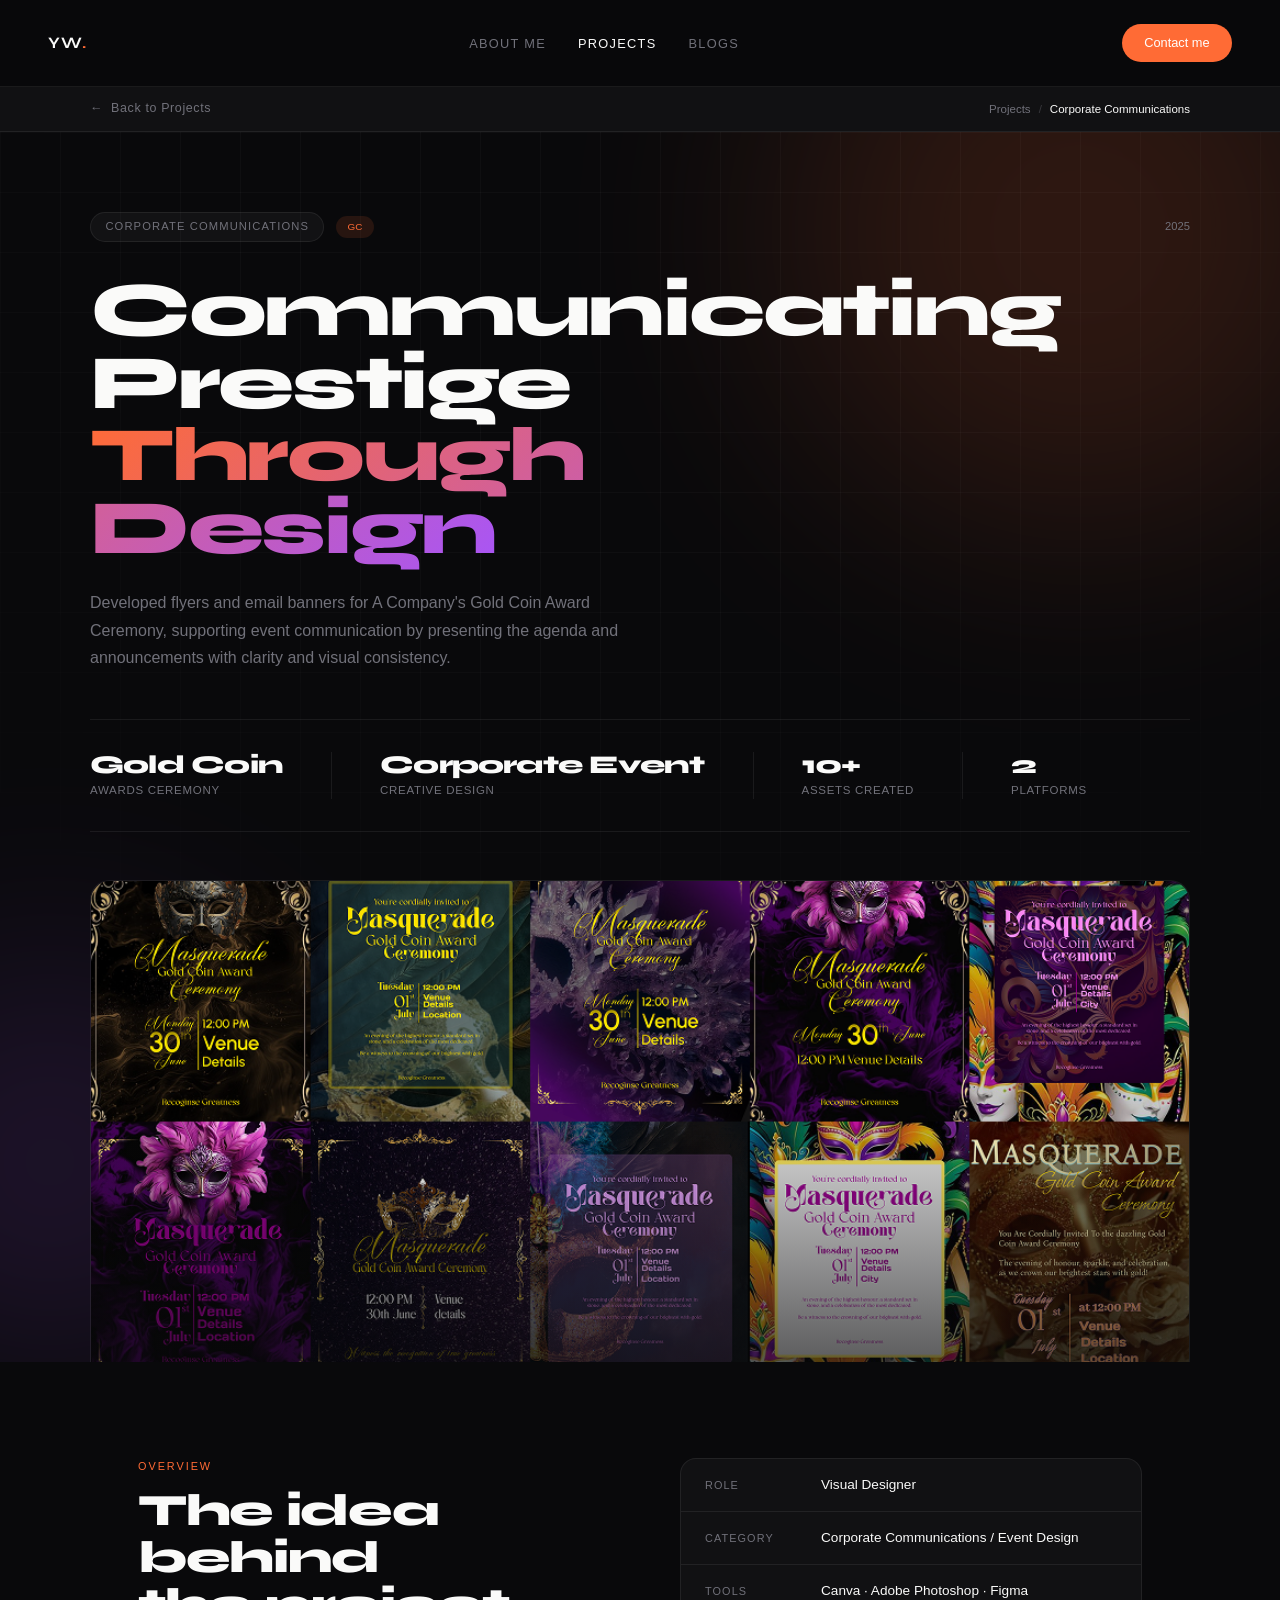
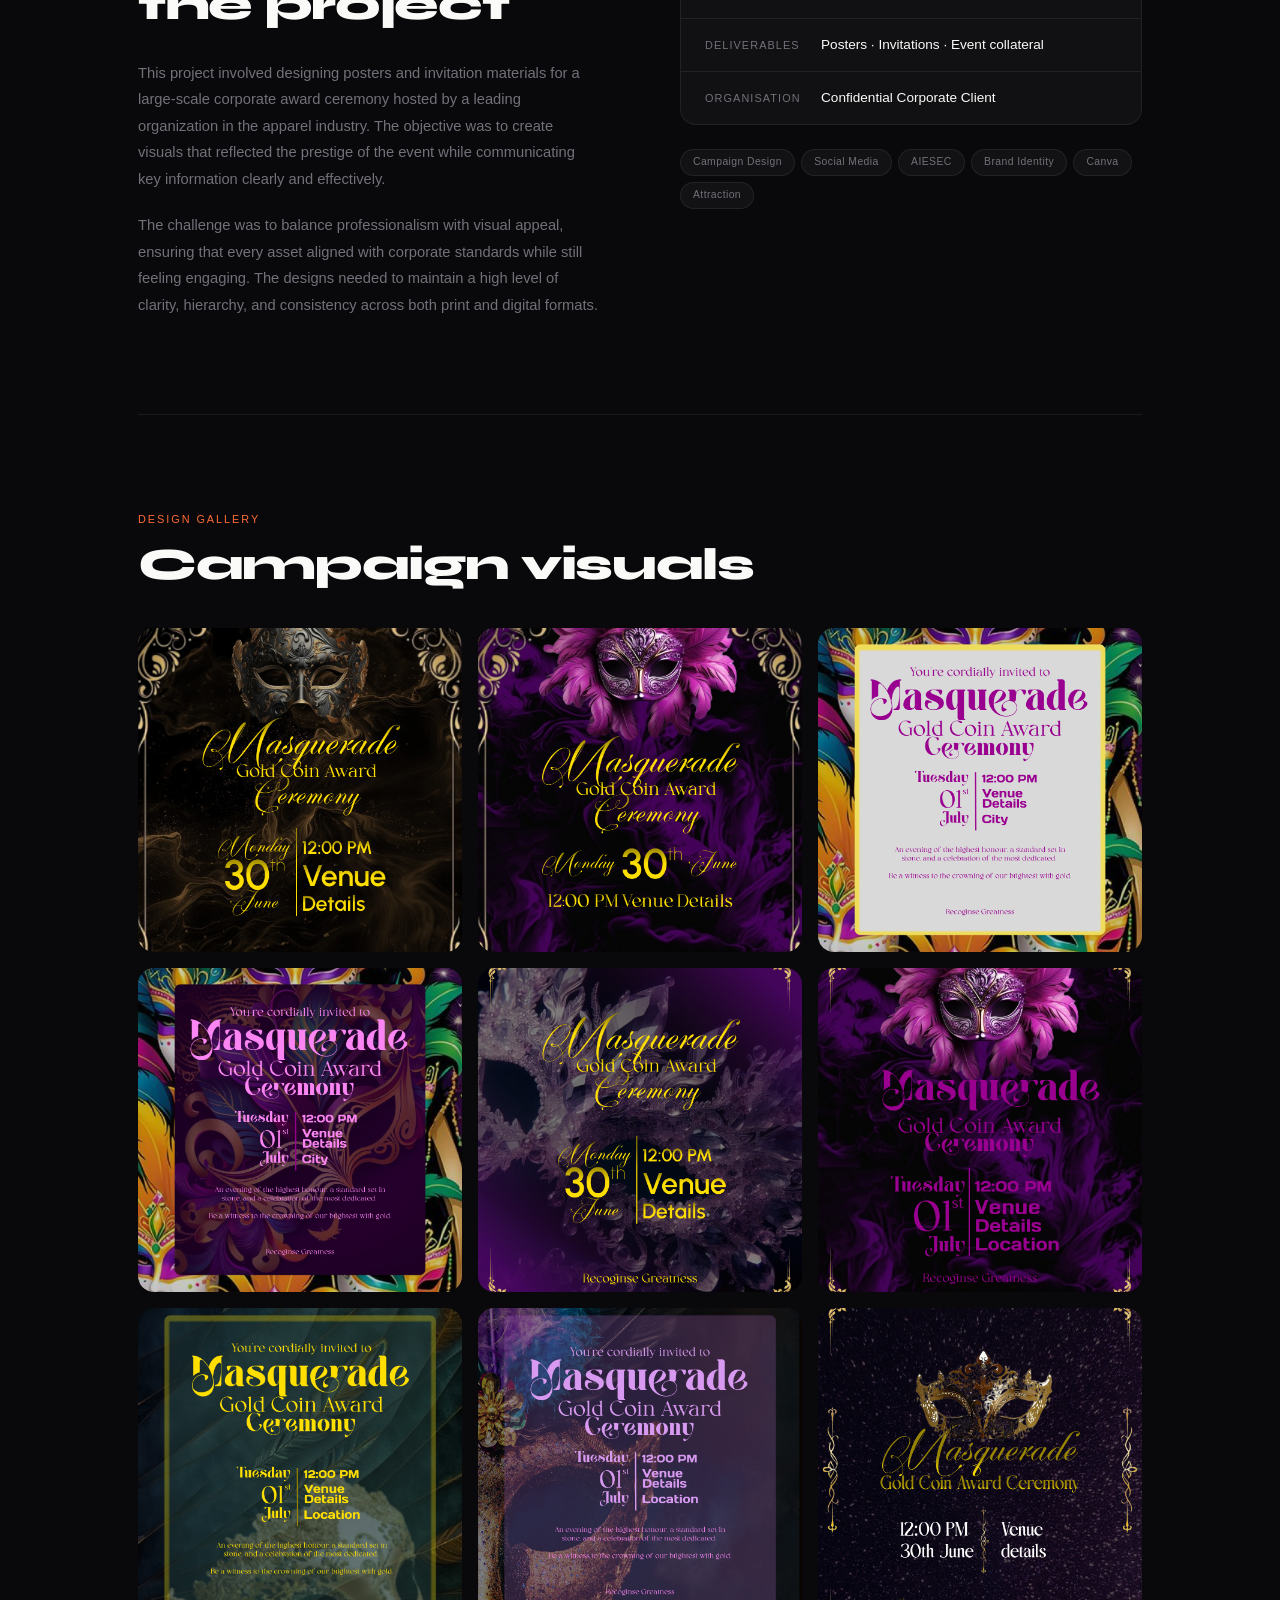
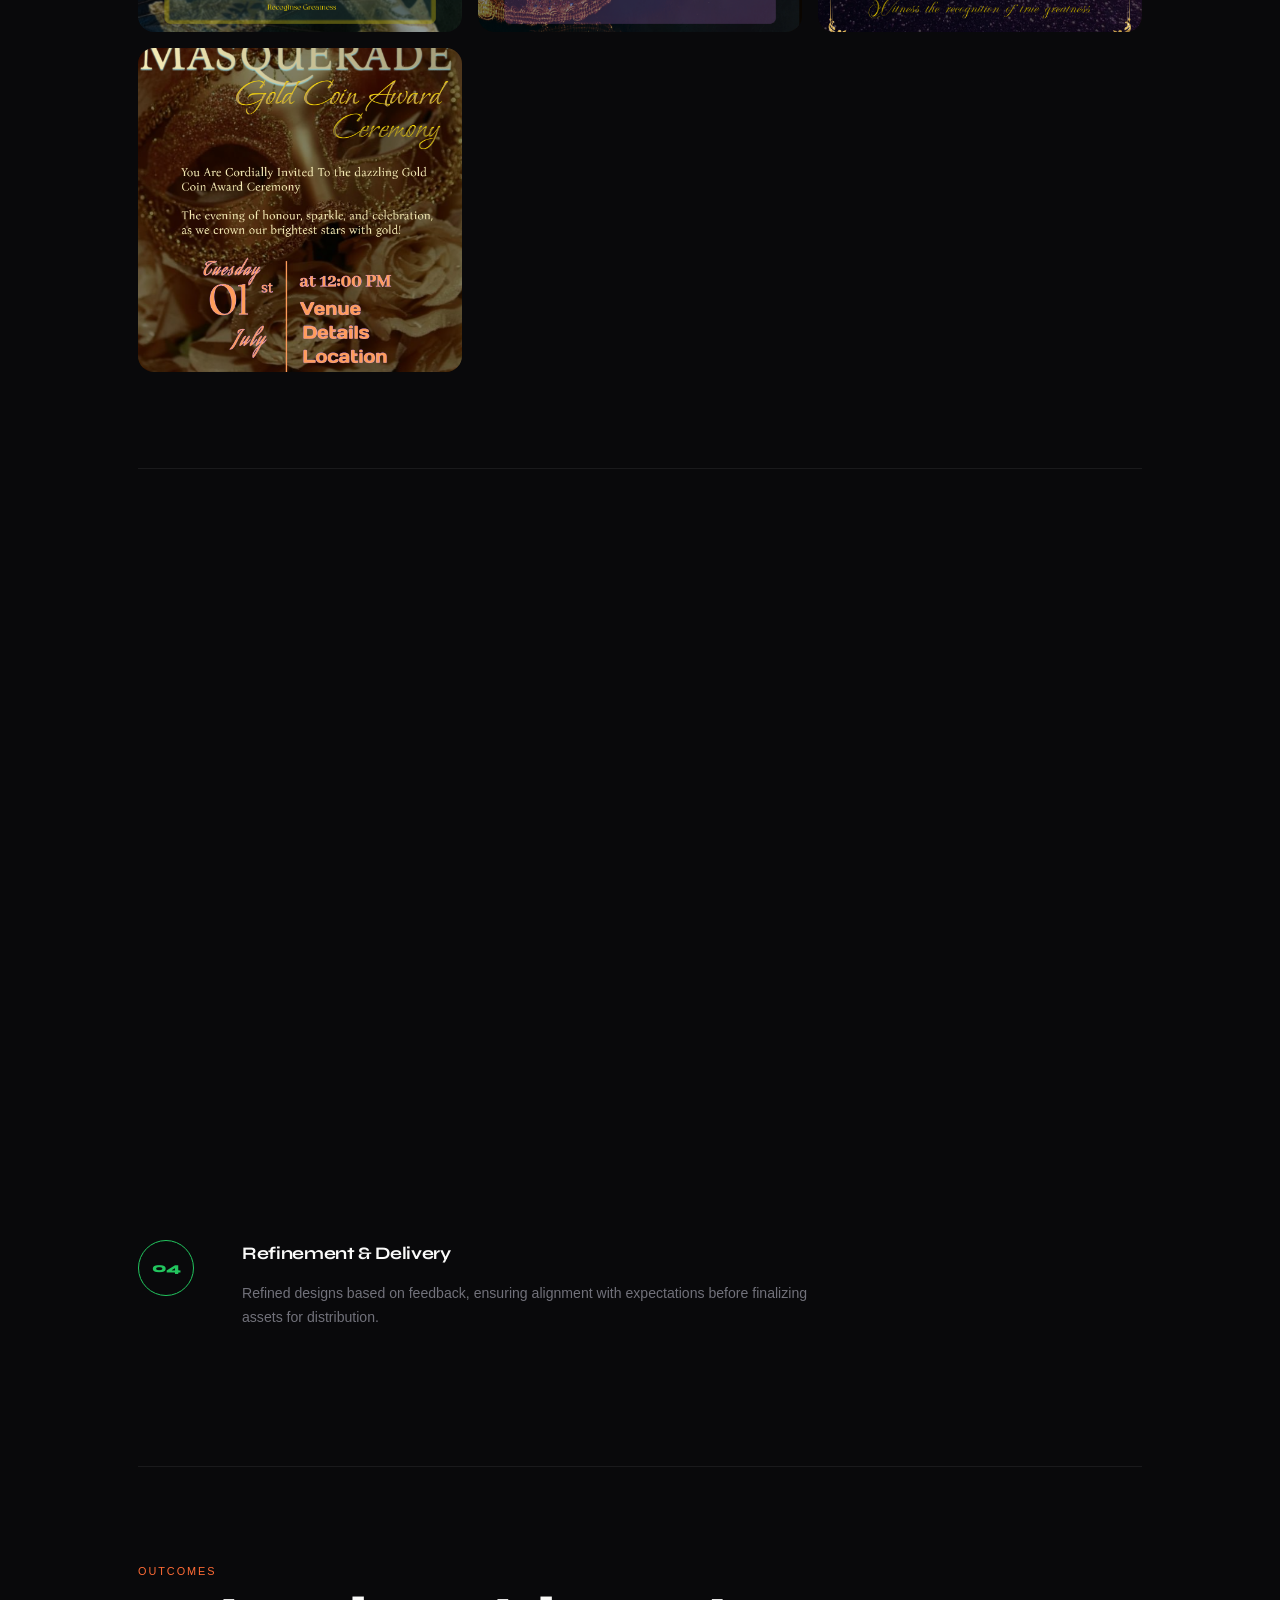
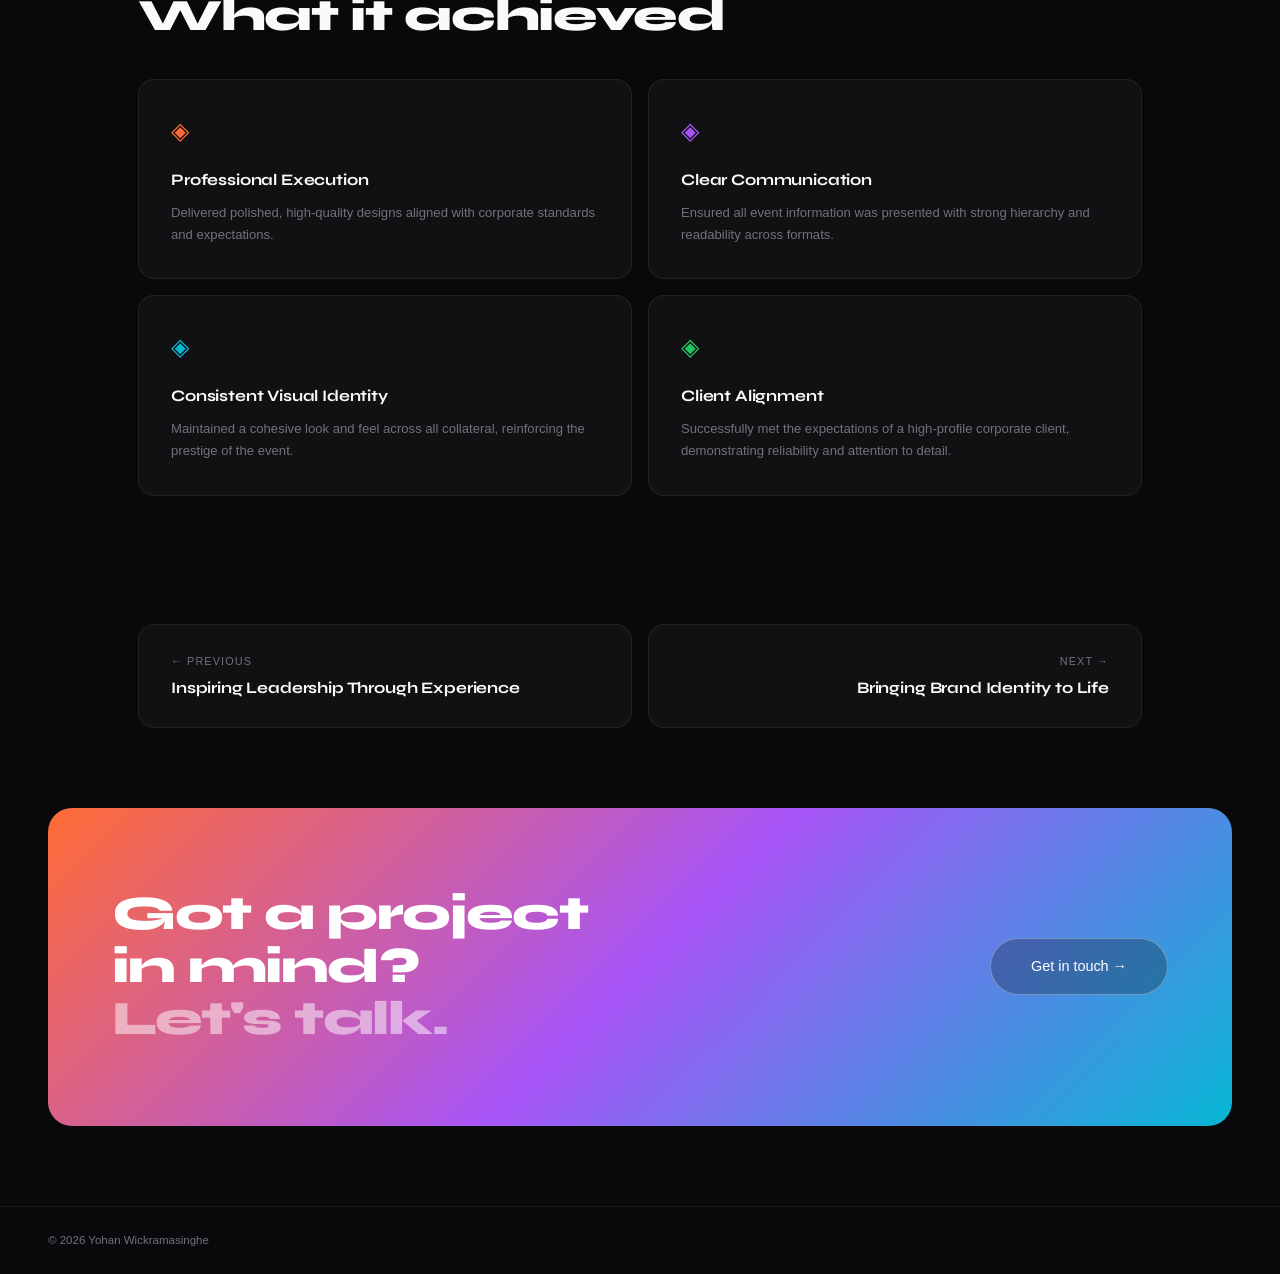
<file: Public/goldcoin.html>
<!DOCTYPE html>
<html lang="en">
<head>
  <meta charset="UTF-8">
  <meta name="viewport" content="width=device-width, initial-scale=1.0">
  <title>Corporate Communications - Yohan Wickramasinghe</title>
  <link href="https://fonts.googleapis.com/css2?family=Syne:wght@700;800&family=Cabinet+Grotesk:wght@300;400;500&display=swap" rel="stylesheet">
  <link rel="stylesheet" href="../CSS/nlds.css">
</head>
<body>

  <!-- NAV -->
  <nav>
    <a href="../index.html" class="logo">YW<span>.</span></a>
    <ul class="nav-links">
      <li><a href="aboutme.html">About Me</a></li>
      <li><a href="projects.html" class="active">Projects</a></li>
      <li><a href="blogs.html">Blogs</a></li>
    </ul>
    <a href="contactme.html" class="nav-btn">Contact me</a>
    <button class="hamburger" id="hamburger" aria-label="Open menu" aria-expanded="false">
      <span></span><span></span><span></span>
    </button>
  </nav>

  <!-- Mobile menu -->
  <div class="mobile-menu" id="mobile-menu" aria-hidden="true">
    <div class="mobile-menu-inner">
      <ul class="mobile-nav-links">
        <li><a href="aboutme.html" class="mobile-link">About Me</a></li>
        <li><a href="projects.html" class="mobile-link">Projects</a></li>
        <li><a href="blogs.html" class="mobile-link">Blogs</a></li>
      </ul>
      <a href="contactme.html" class="mobile-cta">Contact me</a>
    </div>
  </div>

  <!-- BREADCRUMB -->
  <div class="breadcrumb-wrap">
    <div class="breadcrumb-inner">
      <a href="projects.html" class="breadcrumb-back">
        <span class="back-arrow">←</span>
        Back to Projects
      </a>
      <div class="breadcrumb-path">
        <span>Projects</span>
        <span class="sep">/</span>
        <span class="current">Corporate Communications</span>
      </div>
    </div>
  </div>

  <!-- PROJECT HERO -->
  <section class="project-hero">
    <div class="hero-bg">
      <div class="orb orb1"></div>
      <div class="orb orb2"></div>
      <div class="hero-grid-overlay"></div>
    </div>
    <div class="project-hero-inner">
      <div class="hero-top reveal">
        <div class="hero-meta-row">
          <span class="proj-chip">Corporate Communications</span>
          <span class="proj-badge badge-orange">GC</span>
          <span class="proj-year">2025</span>
        </div>
        <h1>Communicating Prestige<br><span class="grad-text">Through<br>Design</span></h1>
        <p class="hero-desc">Developed flyers and email banners for A Company's Gold Coin Award Ceremony, supporting event communication by presenting the agenda and announcements with clarity and visual consistency.</p>
      </div>

      <!-- Stats bar -->
      <div class="proj-stats reveal">
        <div class="ps-item">
          <div class="ps-num">Gold Coin </div>
          <div class="ps-lbl">Awards Ceremony</div>
        </div>
        <div class="ps-divider"></div>
        <div class="ps-item">
          <div class="ps-num">Corporate Event</div>
          <div class="ps-lbl">Creative Design</div>
        </div>
        <div class="ps-divider"></div>
        <div class="ps-item">
          <div class="ps-num">10+</div>
          <div class="ps-lbl">Assets Created</div>
        </div>
        <div class="ps-divider"></div>
        <div class="ps-item">
          <div class="ps-num">2</div>
          <div class="ps-lbl">Platforms</div>
        </div>
      </div>

      <!-- Hero image / cover -->
      <div class="hero-cover reveal">
        <div class="cover-img-wrap">
          <img src="../Assets/goldcoinmain.png" alt="Youth Exchange Campaign Cover" class="cover-img">
          <div class="cover-overlay"></div>
        </div>
      </div>
    </div>
  </section>

  <!-- CONTENT -->
  <div class="project-content">

    <!-- OVERVIEW + TAGS -->
    <section class="section overview-section">
      <div class="overview-grid">
        <div class="overview-left reveal">
          <div class="sec-label">Overview</div>
          <h2 class="sec-title">The idea behind<br>the project</h2>
          <p class="body-text">This project involved designing posters and invitation materials for a large-scale corporate award ceremony hosted by a leading organization in the apparel industry. The objective was to create visuals that reflected the prestige of the event while communicating key information clearly and effectively.</p>
          <p class="body-text">The challenge was to balance professionalism with visual appeal, ensuring that every asset aligned with corporate standards while still feeling engaging. The designs needed to maintain a high level of clarity, hierarchy, and consistency across both print and digital formats.</p>
        </div>
        <div class="overview-right reveal">
          <div class="detail-card">
            <div class="detail-row">
              <div class="detail-label">Role</div>
              <div class="detail-value">Visual Designer</div>
            </div>
            <div class="detail-row">
              <div class="detail-label">Category</div>
              <div class="detail-value">Corporate Communications / Event Design</div>
            </div>
            <div class="detail-row">
              <div class="detail-label">Tools</div>
              <div class="detail-value">Canva · Adobe Photoshop · Figma</div>
            </div>
            <div class="detail-row">
              <div class="detail-label">Deliverables</div>
              <div class="detail-value">Posters · Invitations · Event collateral</div>
            </div>
            <div class="detail-row no-border">
              <div class="detail-label">Organisation</div>
              <div class="detail-value">Confidential Corporate Client</div>
            </div>
          </div>

          <div class="tags-block">
            <span class="tag">Campaign Design</span>
            <span class="tag">Social Media</span>
            <span class="tag">AIESEC</span>
            <span class="tag">Brand Identity</span>
            <span class="tag">Canva</span>
            <span class="tag">Attraction</span>
          </div>
        </div>
      </div>
    </section>

    <!-- DIVIDER -->
    <div class="section-divider"></div>

    <!-- DESIGN GALLERY -->
     <section class="section gallery-section">
      <div class="reveal">
        <div class="sec-label">Design Gallery</div>
        <div class="sec-title">Campaign visuals</div>
      </div>
      <div class="gallery-grid reveal">
 
        <!-- Row 1: featured tall (2 rows) + two stacked squares 
        <div class="gallery-item gi-tall">
          <div class="gi-inner">
            <img src="../Assets/featuredv4.png" alt="Campaign hero visual">
            <div class="gi-overlay"><span>Campaign Hero</span></div>
          </div>
        </div>-->
        <div class="gallery-item gi-sq">
          <div class="gi-inner th-b">
            <img src="../Assets/goldcoin1.png" alt="Registration reminder">
            <div class="gi-overlay"><span>Announcement Post</span></div>
          </div>
        </div>
        <div class="gallery-item gi-sq">
          <div class="gi-inner th-e">
            <img src="../Assets/goldcoin2.png" alt="Social post graphic">
            <div class="gi-overlay"><span>Announcement Post</span></div>
          </div>
        </div>
        <!-- EDIT: add more .gi-sq tiles here as your assets grow -->
        <div class="gallery-item gi-sq">
          <div class="gi-inner th-a">
            <img src="../Assets/goldcoin3.png" alt="Supporting asset">
            <div class="gi-overlay"><span>Announcement Post</span></div>
          </div>
        </div>
        <div class="gallery-item gi-sq">
          <div class="gi-inner th-a">
            <img src="../Assets/goldcoin4.png" alt="Supporting asset">
            <div class="gi-overlay"><span>Announcement Post</span></div>
          </div>
        </div>
        <div class="gallery-item gi-sq">
          <div class="gi-inner th-a">
            <img src="../Assets/goldcoin5.png" alt="Supporting asset">
            <div class="gi-overlay"><span>Announcement Post</span></div>
          </div>
        </div>
       <div class="gallery-item gi-sq">
          <div class="gi-inner th-a">
            <img src="../Assets/goldcoin6.png" alt="Supporting asset">
            <div class="gi-overlay"><span>Announcement Post</span></div>
          </div>
        </div>
        <div class="gallery-item gi-sq">
          <div class="gi-inner th-a">
            <img src="../Assets/goldcoin7.png" alt="Supporting asset">
            <div class="gi-overlay"><span>Announcement Post</span></div>
          </div>
        </div>
        <div class="gallery-item gi-sq">
          <div class="gi-inner th-a">
            <img src="../Assets/goldcoin8.png" alt="Supporting asset">
            <div class="gi-overlay"><span>Announcement Post</span></div>
          </div>
        </div>
        <div class="gallery-item gi-sq">
          <div class="gi-inner th-a">
            <img src="../Assets/goldcoin9.png" alt="Supporting asset">
            <div class="gi-overlay"><span>Announcement Post</span></div>
          </div>
        </div>
        <div class="gallery-item gi-sq">
          <div class="gi-inner th-a">
            <img src="../Assets/goldcoin10.png" alt="Supporting asset">
            <div class="gi-overlay"><span>Announcement Post</span></div>
          </div>
        </div>
        
      </div>
    </section>

    <!-- DIVIDER -->
    <div class="section-divider"></div>

    <!-- PROCESS -->
    <section class="section process-section">
      <div class="reveal">
        <div class="sec-label">Process</div>
        <div class="sec-title">How this came together</div>
      </div>
      <div class="process-steps">
        <div class="ps-step reveal reveal-delay-1">
          <div class="ps-num-badge" style="--c: var(--c1)">01</div>
          <div class="ps-body">
            <div class="ps-title">Research &amp; Brief</div>
            <p class="ps-text">Reviewed the event requirements and corporate branding expectations to understand the tone and level of formality required.</p>
          </div>
        </div>
        <div class="ps-step reveal reveal-delay-2">
          <div class="ps-num-badge" style="--c: var(--c2)">02</div>
          <div class="ps-body">
            <div class="ps-title">Concept Development</div>
            <p class="ps-text">Explored clean and structured design directions that emphasized hierarchy, readability, and a sense of prestige suitable for an award ceremony.</p>
          </div>
        </div>
        <div class="ps-step reveal reveal-delay-3">
          <div class="ps-num-badge" style="--c: var(--c3)">03</div>
          <div class="ps-body">
            <div class="ps-title">Design &amp; Execution</div>
            <p class="ps-text">Developed posters and invitation materials with a focus on typography, spacing, and layout to ensure clarity across both print and digital formats.</p>
          </div>
        </div>
        <div class="ps-step reveal reveal-delay-4">
          <div class="ps-num-badge" style="--c: var(--c4)">04</div>
          <div class="ps-body">
            <div class="ps-title">Refinement & Delivery</div>
            <p class="ps-text">Refined designs based on feedback, ensuring alignment with expectations before finalizing assets for distribution.</p>
          </div>
        </div>
      </div>
    </section>

    <!-- DIVIDER -->
    <div class="section-divider"></div>

    <!-- OUTCOMES -->
    <section class="section outcomes-section">
      <div class="reveal">
        <div class="sec-label">Outcomes</div>
        <div class="sec-title">What it achieved</div>
      </div>
      <div class="outcomes-grid reveal">
        <div class="outcome-card">
          <div class="oc-icon" style="color: var(--c1)">◈</div>
          <div class="oc-title">Professional Execution</div>
          <div class="oc-text">Delivered polished, high-quality designs aligned with corporate standards and expectations.</div>
        </div>
        <div class="outcome-card">
          <div class="oc-icon" style="color: var(--c2)">◈</div>
          <div class="oc-title">Clear Communication</div>
          <div class="oc-text">Ensured all event information was presented with strong hierarchy and readability across formats.</div>
        </div>
        <div class="outcome-card">
          <div class="oc-icon" style="color: var(--c3)">◈</div>
          <div class="oc-title">Consistent Visual Identity</div>
          <div class="oc-text">Maintained a cohesive look and feel across all collateral, reinforcing the prestige of the event.</div>
        </div>
        <div class="outcome-card">
          <div class="oc-icon" style="color: var(--c4)">◈</div>
          <div class="oc-title">Client Alignment</div>
          <div class="oc-text">Successfully met the expectations of a high-profile corporate client, demonstrating reliability and attention to detail.</div>
        </div>
      </div>
    </section>

  </div><!-- /project-content -->

  <!-- PROJECT NAV (prev / next) -->
  <div class="proj-nav-wrap reveal">
    <div class="proj-nav-inner">
      <a href="/Public/catalyst.html" class="proj-nav-card pn-prev">
        <div class="pn-label">← Previous</div>
        <div class="pn-title">Inspiring Leadership Through Experience</div>
      </a>
      <a href="merch.html" class="proj-nav-card pn-next">
        <div class="pn-label">Next →</div>
        <div class="pn-title">Bringing Brand Identity to Life</div>
      </a>
    </div>
  </div>

  <!-- CONTACT STRIP -->
  <div class="contact-wrap reveal">
    <div class="contact-inner">
      <h2>Got a project in mind? <span><br>Let's talk.</span></h2>
      <a href="contactme.html" class="contact-email">Get in touch →</a>
    </div>
  </div>

   <footer>
    <span>© 2026 Yohan Wickramasinghe</span>
  </footer>

  <script src="../JS/nlds.js"></script>
</body>
</html>
</file>
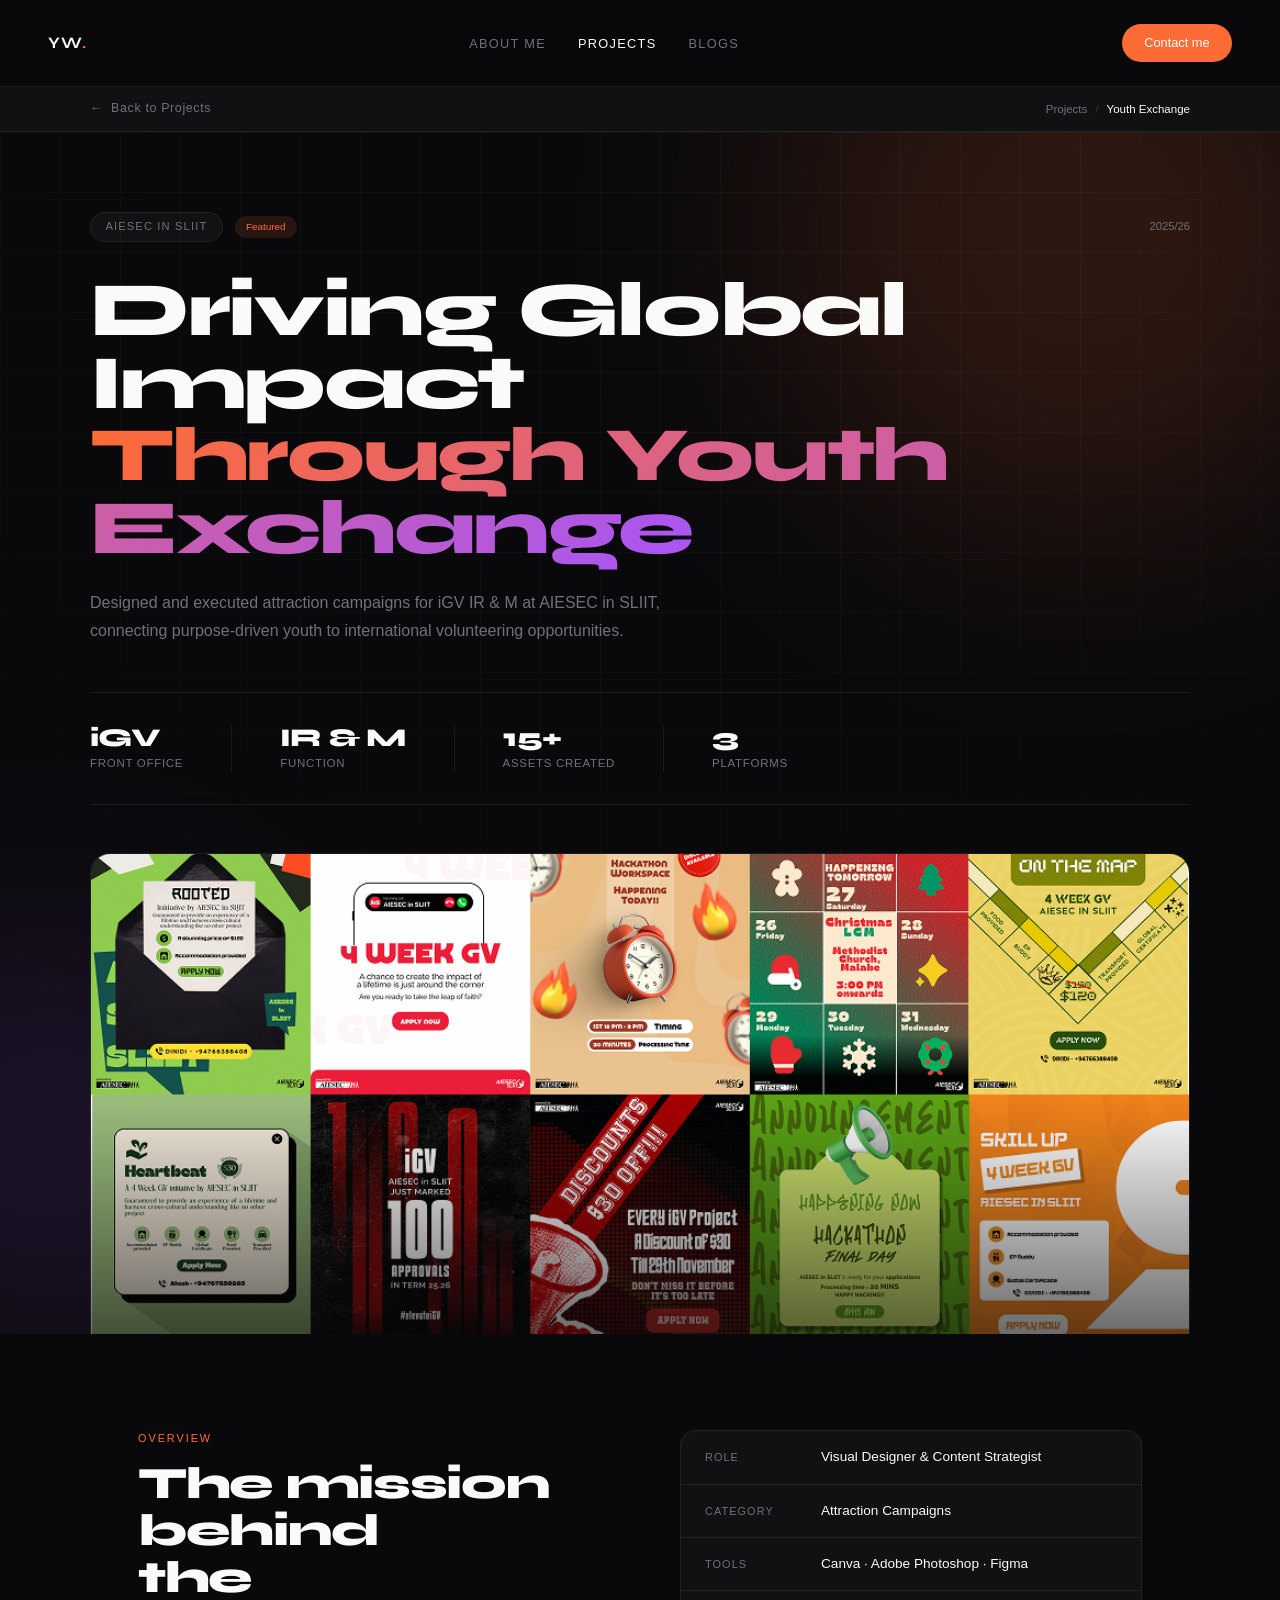
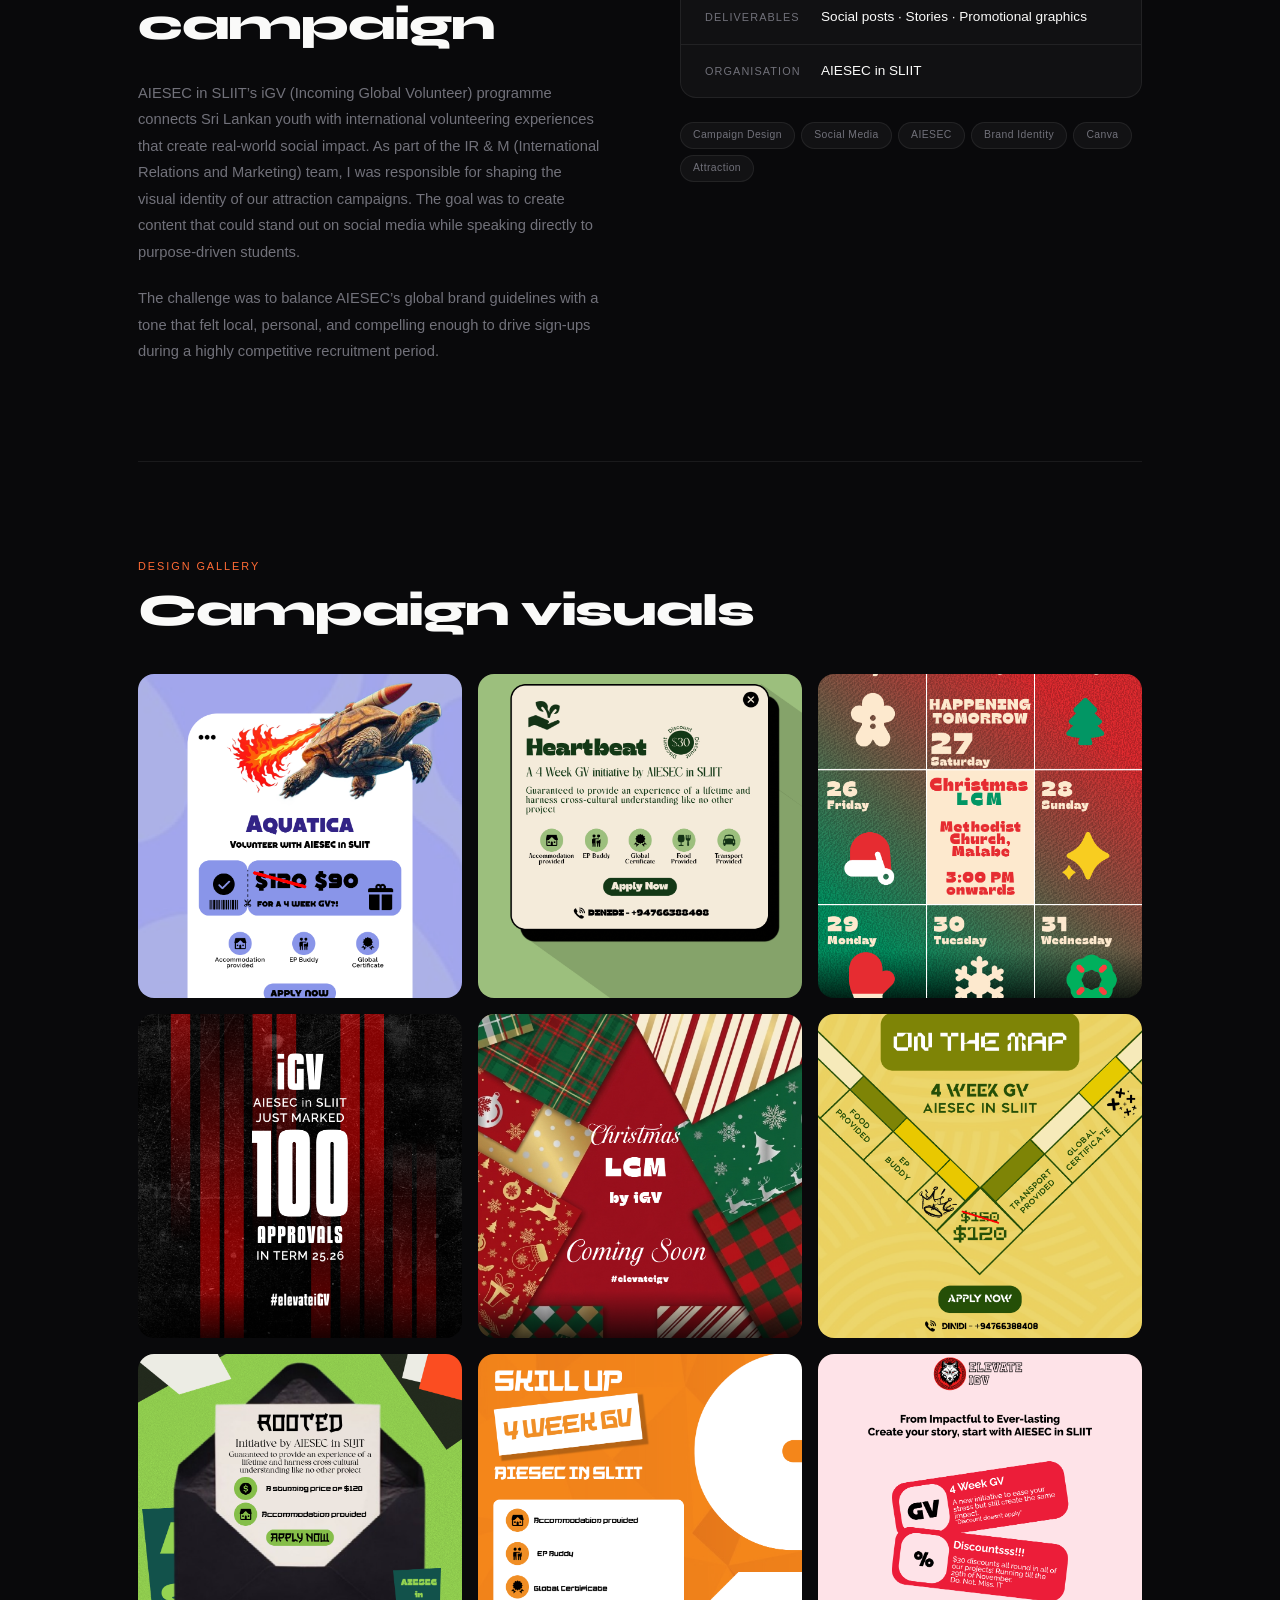
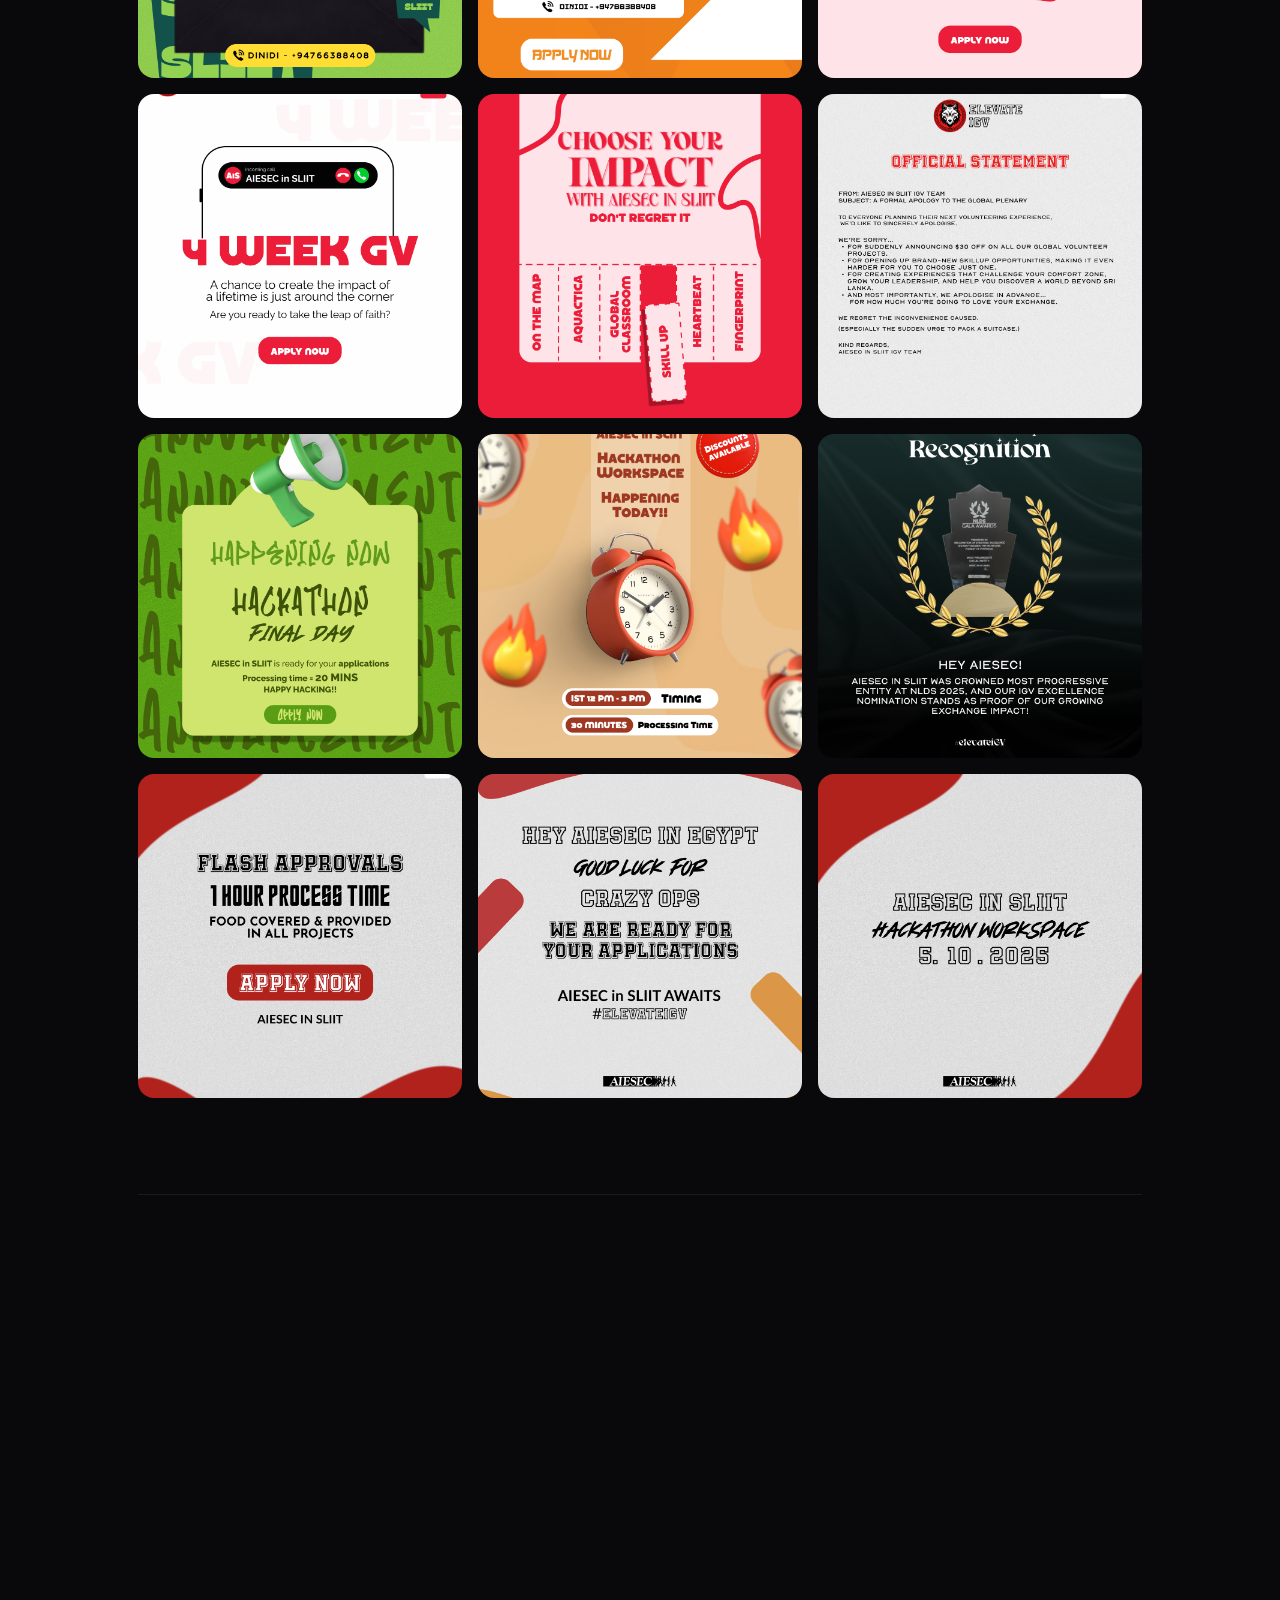
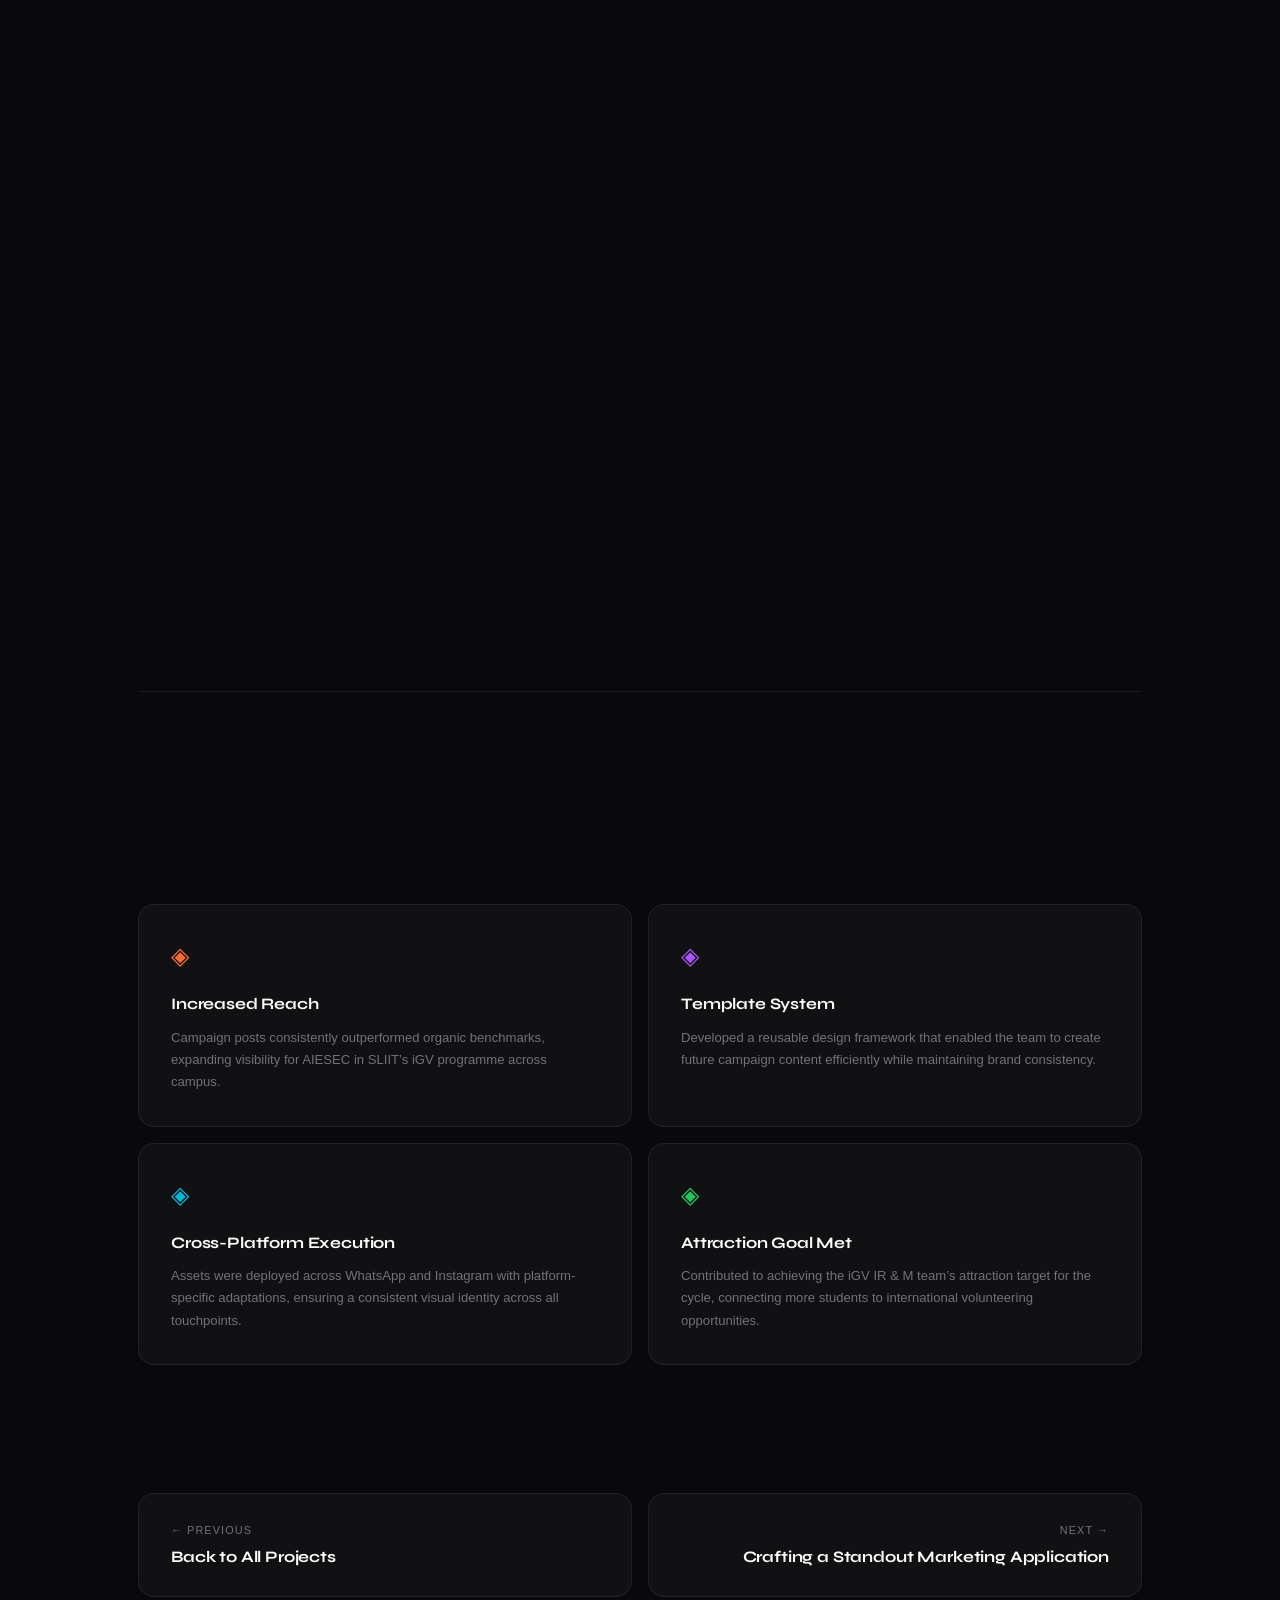
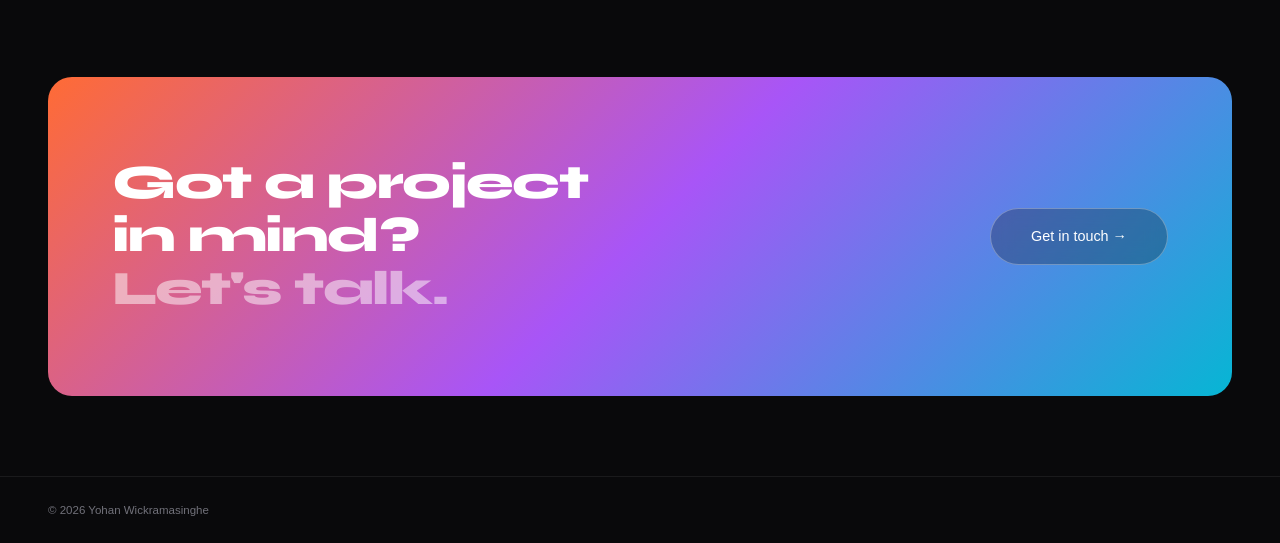
<file: Public/igvirnm.html>
<!DOCTYPE html>
<html lang="en">
<head>
  <meta charset="UTF-8">
  <meta name="viewport" content="width=device-width, initial-scale=1.0">
  <title>Driving Global Impact — Yohan Wickramasinghe</title>
  <link href="https://fonts.googleapis.com/css2?family=Syne:wght@700;800&family=Cabinet+Grotesk:wght@300;400;500&display=swap" rel="stylesheet">
  <link rel="stylesheet" href="../CSS/igvirnm.css">
</head>
<body>

  <!-- NAV -->
  <nav>
    <a href="../index.html" class="logo">YW<span>.</span></a>
    <ul class="nav-links">
      <li><a href="aboutme.html">About Me</a></li>
      <li><a href="projects.html" class="active">Projects</a></li>
      <li><a href="blogs.html" >Blogs</a></li>
    </ul>
    <a href="contactme.html" class="nav-btn">Contact me</a>
    <button class="hamburger" id="hamburger" aria-label="Open menu" aria-expanded="false">
      <span></span><span></span><span></span>
    </button>
  </nav>

  <!-- Mobile menu -->
  <div class="mobile-menu" id="mobile-menu" aria-hidden="true">
    <div class="mobile-menu-inner">
      <ul class="mobile-nav-links">
        <li><a href="aboutme.html" class="mobile-link">About Me</a></li>
        <li><a href="projects.html" class="mobile-link">Projects</a></li>
        <li><a href="blogs.html" class="mobile-link">Blogs</a></li>
      </ul>
      <a href="contactme.html" class="mobile-cta">Contact me</a>
    </div>
  </div>

  <!-- BREADCRUMB -->
  <div class="breadcrumb-wrap">
    <div class="breadcrumb-inner">
      <a href="projects.html" class="breadcrumb-back">
        <span class="back-arrow">←</span>
        Back to Projects
      </a>
      <div class="breadcrumb-path">
        <span>Projects</span>
        <span class="sep">/</span>
        <span class="current">Youth Exchange</span>
      </div>
    </div>
  </div>

  <!-- PROJECT HERO -->
  <section class="project-hero">
    <div class="hero-bg">
      <div class="orb orb1"></div>
      <div class="orb orb2"></div>
      <div class="hero-grid-overlay"></div>
    </div>
    <div class="project-hero-inner">
      <div class="hero-top reveal">
        <div class="hero-meta-row">
          <span class="proj-chip">AIESEC in SLIIT</span>
          <span class="proj-badge badge-orange">Featured</span>
          <span class="proj-year">2025/26</span>
        </div>
        <h1>Driving Global Impact<br><span class="grad-text">Through Youth Exchange</span></h1>
        <p class="hero-desc">Designed and executed attraction campaigns for iGV IR &amp; M at AIESEC in SLIIT, connecting purpose-driven youth to international volunteering opportunities.</p>
      </div>

      <!-- Stats bar -->
      <div class="proj-stats reveal">
        <div class="ps-item">
          <div class="ps-num">iGV</div>
          <div class="ps-lbl">Front Office</div>
        </div>
        <div class="ps-divider"></div>
        <div class="ps-item">
          <div class="ps-num">IR &amp; M</div>
          <div class="ps-lbl">Function</div>
        </div>
        <div class="ps-divider"></div>
        <div class="ps-item">
          <div class="ps-num">15+</div>
          <div class="ps-lbl">Assets Created</div>
        </div>
        <div class="ps-divider"></div>
        <div class="ps-item">
          <div class="ps-num">3</div>
          <div class="ps-lbl">Platforms</div>
        </div>
      </div>

      <!-- Hero image / cover -->
      <div class="hero-cover reveal">
        <div class="cover-img-wrap">
          <img src="../Assets/featuredv4.png" alt="Youth Exchange Campaign Cover" class="cover-img">
          <div class="cover-overlay"></div>
        </div>
      </div>
    </div>
  </section>

  <!-- CONTENT -->
  <div class="project-content">

    <!-- OVERVIEW + TAGS -->
    <section class="section overview-section">
      <div class="overview-grid">
        <div class="overview-left reveal">
          <div class="sec-label">Overview</div>
          <h2 class="sec-title">The mission behind<br>the campaign</h2>
          <p class="body-text">AIESEC in SLIIT’s iGV (Incoming Global Volunteer) programme connects Sri Lankan youth with international volunteering experiences that create real-world social impact. As part of the IR & M (International Relations and Marketing) team, I was responsible for shaping the visual identity of our attraction campaigns. The goal was to create content that could stand out on social media while speaking directly to purpose-driven students.</p>
          <p class="body-text">The challenge was to balance AIESEC’s global brand guidelines with a tone that felt local, personal, and compelling enough to drive sign-ups during a highly competitive recruitment period.</p>
        </div>
        <div class="overview-right reveal">
          <div class="detail-card">
            <div class="detail-row">
              <div class="detail-label">Role</div>
              <div class="detail-value">Visual Designer &amp; Content Strategist</div>
            </div>
            <div class="detail-row">
              <div class="detail-label">Category</div>
              <div class="detail-value">Attraction Campaigns</div>
            </div>
            <div class="detail-row">
              <div class="detail-label">Tools</div>
              <div class="detail-value">Canva · Adobe Photoshop · Figma</div>
            </div>
            <div class="detail-row">
              <div class="detail-label">Deliverables</div>
              <div class="detail-value">Social posts · Stories · Promotional graphics</div>
            </div>
            <div class="detail-row no-border">
              <div class="detail-label">Organisation</div>
              <div class="detail-value">AIESEC in SLIIT</div>
            </div>
          </div>

          <div class="tags-block">
            <span class="tag">Campaign Design</span>
            <span class="tag">Social Media</span>
            <span class="tag">AIESEC</span>
            <span class="tag">Brand Identity</span>
            <span class="tag">Canva</span>
            <span class="tag">Attraction</span>
          </div>
        </div>
      </div>
    </section>

    <!-- DIVIDER -->
    <div class="section-divider"></div>

    <!-- DESIGN GALLERY -->
     <section class="section gallery-section">
      <div class="reveal">
        <div class="sec-label">Design Gallery</div>
        <div class="sec-title">Campaign visuals</div>
      </div>
      <div class="gallery-grid reveal">
 
        <!-- Row 1: featured tall (2 rows) + two stacked squares 
        <div class="gallery-item gi-tall">
          <div class="gi-inner">
            <img src="../Assets/featuredv4.png" alt="Campaign hero visual">
            <div class="gi-overlay"><span>Campaign Hero</span></div>
          </div>
        </div>-->
        <div class="gallery-item gi-sq">
          <div class="gi-inner th-b">
            <img src="../Assets/Aquatica 4 week.png" alt="Registration reminder">
            <div class="gi-overlay"><span>IR Attraction</span></div>
          </div>
        </div>
        <div class="gallery-item gi-sq">
          <div class="gi-inner th-e">
            <img src="../Assets/Heartbeat 4 week.png" alt="Social post graphic">
            <div class="gi-overlay"><span>IR Attraction</span></div>
          </div>
        </div>
        <!-- EDIT: add more .gi-sq tiles here as your assets grow -->
        <div class="gallery-item gi-sq">
          <div class="gi-inner th-a">
            <img src="../Assets/LCM Happening Tomorrow v6.png" alt="Supporting asset">
            <div class="gi-overlay"><span>Christmas LCM</span></div>
          </div>
        </div>
        <div class="gallery-item gi-sq">
          <div class="gi-inner th-a">
            <img src="../Assets/100 APD V5.png" alt="Supporting asset">
            <div class="gi-overlay"><span>Milestone Post</span></div>
          </div>
        </div>
        <div class="gallery-item gi-sq">
          <div class="gi-inner th-a">
            <img src="../Assets/LCM Post 1.png" alt="Supporting asset">
            <div class="gi-overlay"><span>Christmas LCM</span></div>
          </div>
        </div>
        <div class="gallery-item gi-sq">
          <div class="gi-inner th-a">
            <img src="../Assets/OTM 4 week.png" alt="Supporting asset">
            <div class="gi-overlay"><span>IR Attraction</span></div>
          </div>
        </div>
        <div class="gallery-item gi-sq">
          <div class="gi-inner th-a">
            <img src="../Assets/Rooted v2.png" alt="Supporting asset">
            <div class="gi-overlay"><span>IR Attraction</span></div>
          </div>
        </div>
        <div class="gallery-item gi-sq">
          <div class="gi-inner th-a">
            <img src="../Assets/Skillup 4 week gv.png" alt="Supporting asset">
            <div class="gi-overlay"><span>IR Attraction</span></div>
          </div>
        </div>
        <div class="gallery-item gi-sq">
          <div class="gi-inner th-a">
            <img src="../Assets/$30 + 4 week v3.png" alt="Supporting asset">
            <div class="gi-overlay"><span>IR Attraction</span></div>
          </div>
        </div>
        <div class="gallery-item gi-sq">
          <div class="gi-inner th-a">
            <img src="../Assets/4 weeks GV v2.png" alt="Supporting asset">
            <div class="gi-overlay"><span>IR Attraction</span></div>
          </div>
        </div>
        <div class="gallery-item gi-sq">
          <div class="gi-inner th-a">
            <img src="../Assets/Choose your impact v5.png" alt="Supporting asset">
            <div class="gi-overlay"><span>IR Attraction</span></div>
          </div>
        </div>
        <div class="gallery-item gi-sq">
          <div class="gi-inner th-a">
            <img src="../Assets/Formal Apology Short form v6.png" alt="Supporting asset">
            <div class="gi-overlay"><span>IR Attraction</span></div>
          </div>
        </div>
         <div class="gallery-item gi-sq">
          <div class="gi-inner th-a">
            <img src="../Assets/Hackathon Final Day V2.png" alt="Supporting asset">
            <div class="gi-overlay"><span>Hackathon Post</span></div>
          </div>
        </div>
         <div class="gallery-item gi-sq">
          <div class="gi-inner th-a">
            <img src="../Assets/Workspace happening today v3.png" alt="Supporting asset">
            <div class="gi-overlay"><span>Workspace Post</span></div>
          </div>
        </div>
         <div class="gallery-item gi-sq">
          <div class="gi-inner th-a">
            <img src="../Assets/Awards from NLDS Poster v2.png" alt="Supporting asset">
            <div class="gi-overlay"><span>R&R</span></div>
          </div>
        </div>
        <div class="gallery-item gi-sq">
          <div class="gi-inner th-a">
            <img src="../Assets/Flash hour sale NLDS hackathon.png" alt="Supporting asset">
            <div class="gi-overlay"><span>IR Attraction</span></div>
          </div>
        </div>
         <div class="gallery-item gi-sq">
          <div class="gi-inner th-a">
            <img src="../Assets/Good Luck Crazy OPS v3.png" alt="Supporting asset">
            <div class="gi-overlay"><span>Hackathon Post</span></div>
          </div>
        </div>
        <div class="gallery-item gi-sq">
          <div class="gi-inner th-a">
            <img src="../Assets/Hackathon Post 1.png" alt="Supporting asset">
            <div class="gi-overlay"><span>Hackathon Post</span></div>
          </div>
        </div>
      </div>
    </section>

    <!-- DIVIDER -->
    <div class="section-divider"></div>

    <!-- PROCESS -->
    <section class="section process-section">
      <div class="reveal">
        <div class="sec-label">Process</div>
        <div class="sec-title">How this came together</div>
      </div>
      <div class="process-steps">
        <div class="ps-step reveal reveal-delay-1">
          <div class="ps-num-badge" style="--c: var(--c1)">01</div>
          <div class="ps-body">
            <div class="ps-title">Research &amp; Brief</div>
            <p class="ps-text">Studied AIESEC’s global brand guidelines and reviewed past campaigns from other local committees. Defined a tone that was youthful, purposeful, and bold, while identifying the most effective platforms and formats to maximise reach.</p>
          </div>
        </div>
        <div class="ps-step reveal reveal-delay-2">
          <div class="ps-num-badge" style="--c: var(--c2)">02</div>
          <div class="ps-body">
            <div class="ps-title">Concept &amp; Mood</div>
            <p class="ps-text">Developed a visual direction centred on contrast and urgency, using vibrant accent colours against dark backgrounds and a strong typographic hierarchy to guide attention toward the call to action. Created mood boards before moving into design.</p>
          </div>
        </div>
        <div class="ps-step reveal reveal-delay-3">
          <div class="ps-num-badge" style="--c: var(--c3)">03</div>
          <div class="ps-body">
            <div class="ps-title">Design &amp; Execution</div>
            <p class="ps-text">Built a modular system of templates in Figma to ensure speed and consistency across the team. Each post followed a structured grid, allowing flexibility in content while maintaining a cohesive visual identity throughout the campaign.</p>
          </div>
        </div>
        <div class="ps-step reveal reveal-delay-4">
          <div class="ps-num-badge" style="--c: var(--c4)">04</div>
          <div class="ps-body">
            <div class="ps-title">Review &amp; Launch</div>
            <p class="ps-text">Refined designs based on feedback from the iGV IR & M VP and AIESEC in Sri Lanka’s national standards. Final assets were approved and published across Global WhatsApp groups and Instagram during the peak attraction period.</p>
          </div>
        </div>
      </div>
    </section>

    <!-- DIVIDER -->
    <div class="section-divider"></div>

    <!-- OUTCOMES -->
    <section class="section outcomes-section">
      <div class="reveal">
        <div class="sec-label">Outcomes</div>
        <div class="sec-title">What it achieved</div>
      </div>
      <div class="outcomes-grid reveal">
        <div class="outcome-card">
          <div class="oc-icon" style="color: var(--c1)">◈</div>
          <div class="oc-title">Increased Reach</div>
          <div class="oc-text">Campaign posts consistently outperformed organic benchmarks, expanding visibility for AIESEC in SLIIT’s iGV programme across campus.</div>
        </div>
        <div class="outcome-card">
          <div class="oc-icon" style="color: var(--c2)">◈</div>
          <div class="oc-title">Template System</div>
          <div class="oc-text">Developed a reusable design framework that enabled the team to create future campaign content efficiently while maintaining brand consistency.</div>
        </div>
        <div class="outcome-card">
          <div class="oc-icon" style="color: var(--c3)">◈</div>
          <div class="oc-title">Cross-Platform Execution</div>
          <div class="oc-text">Assets were deployed across WhatsApp and Instagram with platform-specific adaptations, ensuring a consistent visual identity across all touchpoints.</div>
        </div>
        <div class="outcome-card">
          <div class="oc-icon" style="color: var(--c4)">◈</div>
          <div class="oc-title">Attraction Goal Met</div>
          <div class="oc-text">Contributed to achieving the iGV IR & M team’s attraction target for the cycle, connecting more students to international volunteering opportunities.</div>
        </div>
      </div>
    </section>

  </div><!-- /project-content -->

  <!-- PROJECT NAV (prev / next) -->
  <div class="proj-nav-wrap reveal">
    <div class="proj-nav-inner">
      <a href="projects.html" class="proj-nav-card pn-prev">
        <div class="pn-label">← Previous</div>
        <div class="pn-title">Back to All Projects</div>
      </a>
      <a href="nlds.html" class="proj-nav-card pn-next">
        <div class="pn-label">Next →</div>
        <div class="pn-title">Crafting a Standout Marketing Application</div>
      </a>
    </div>
  </div>

  <!-- CONTACT STRIP -->
  <div class="contact-wrap reveal">
    <div class="contact-inner">
      <h2>Got a project in mind? <span><br>Let's talk.</span></h2>
      <a href="contactme.html" class="contact-email">Get in touch →</a>
    </div>
  </div>

   <footer>
    <span>© 2026 Yohan Wickramasinghe</span>
  </footer>

  <script src="../JS/igvirnm.js"></script>
</body>
</html>
</file>
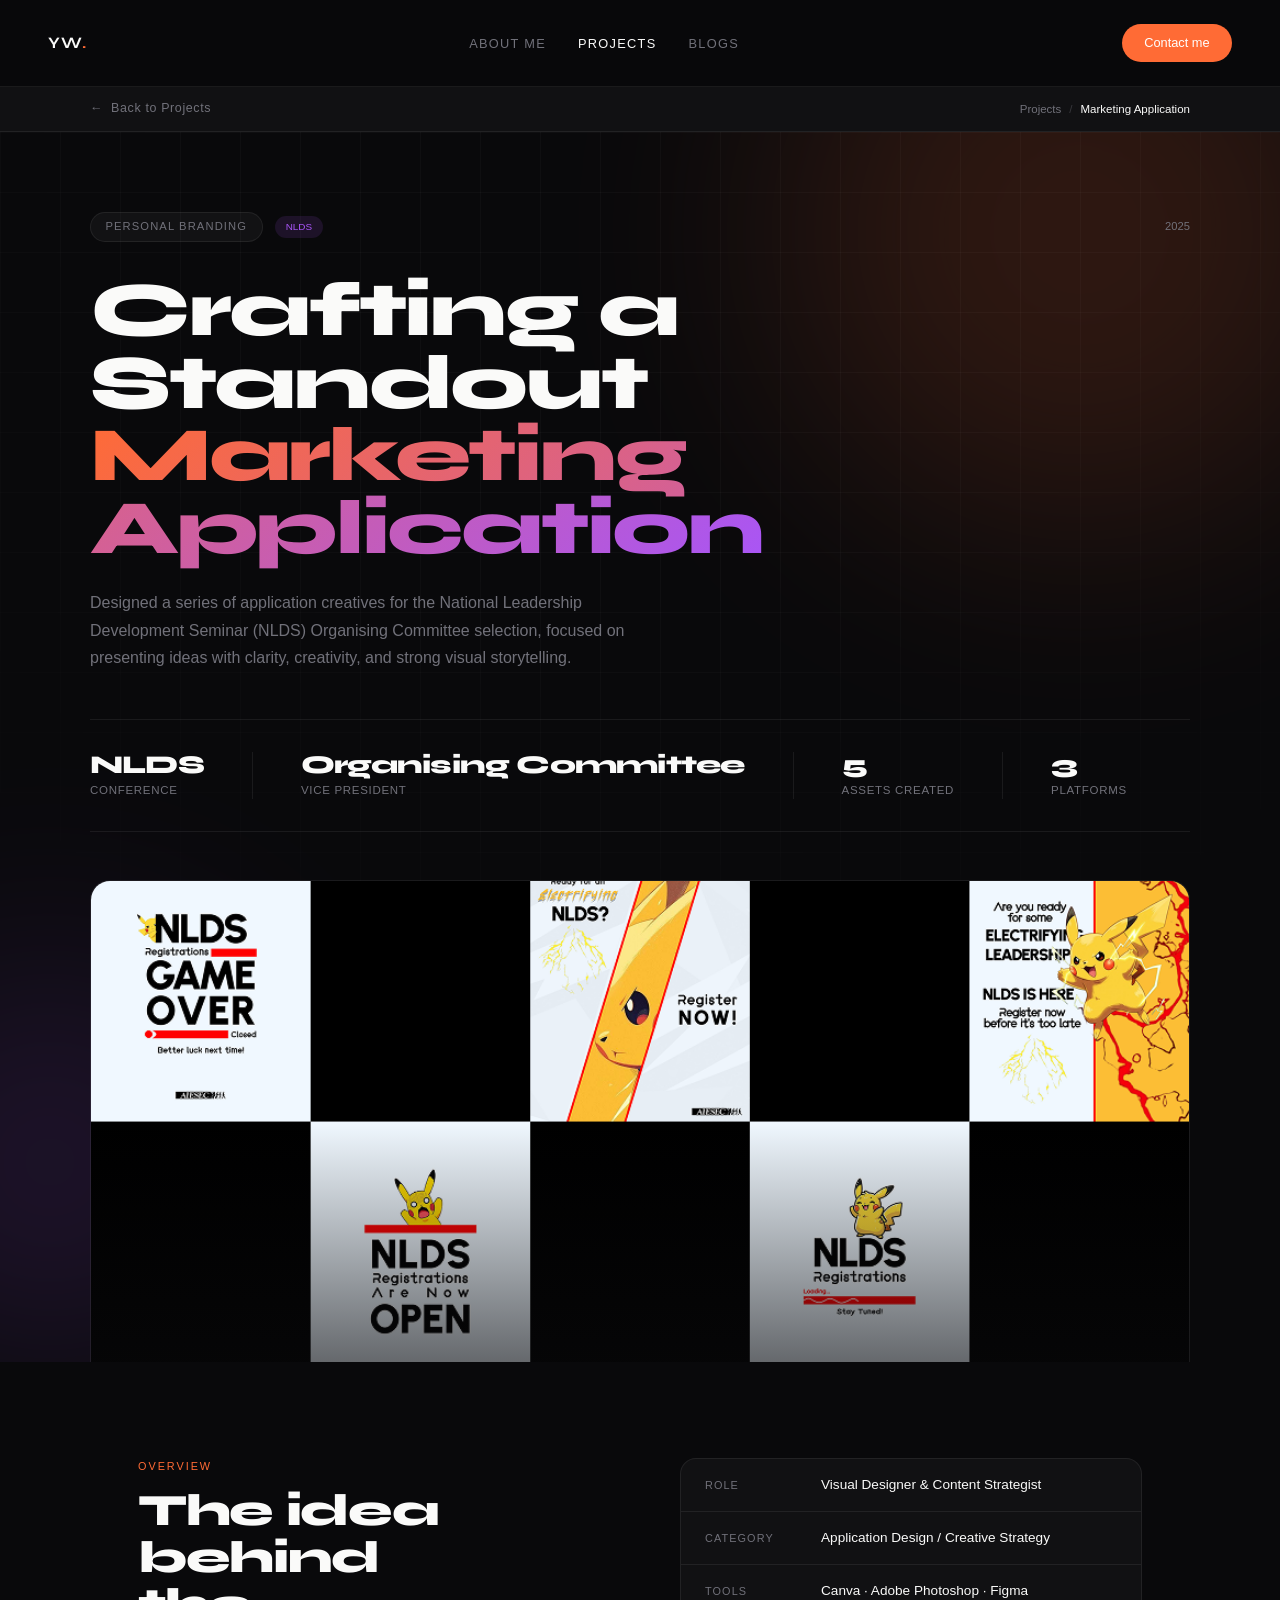
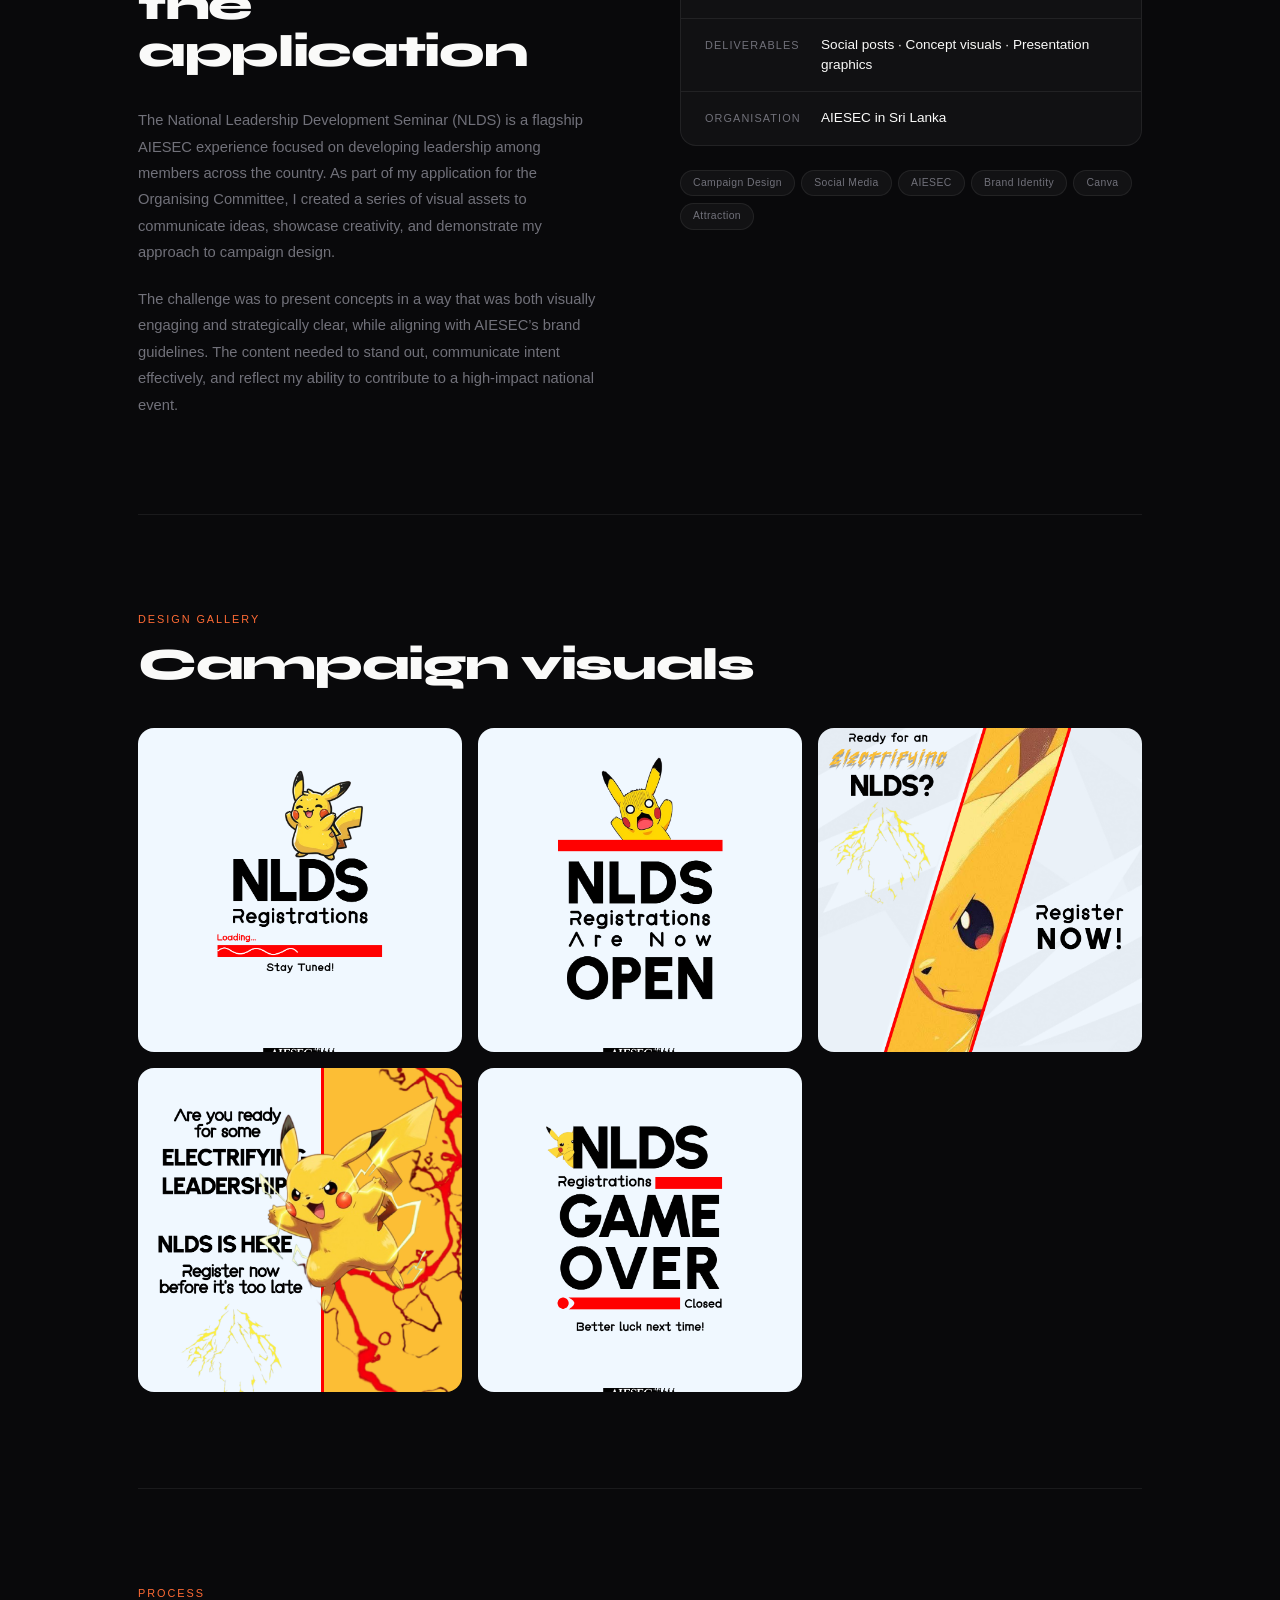
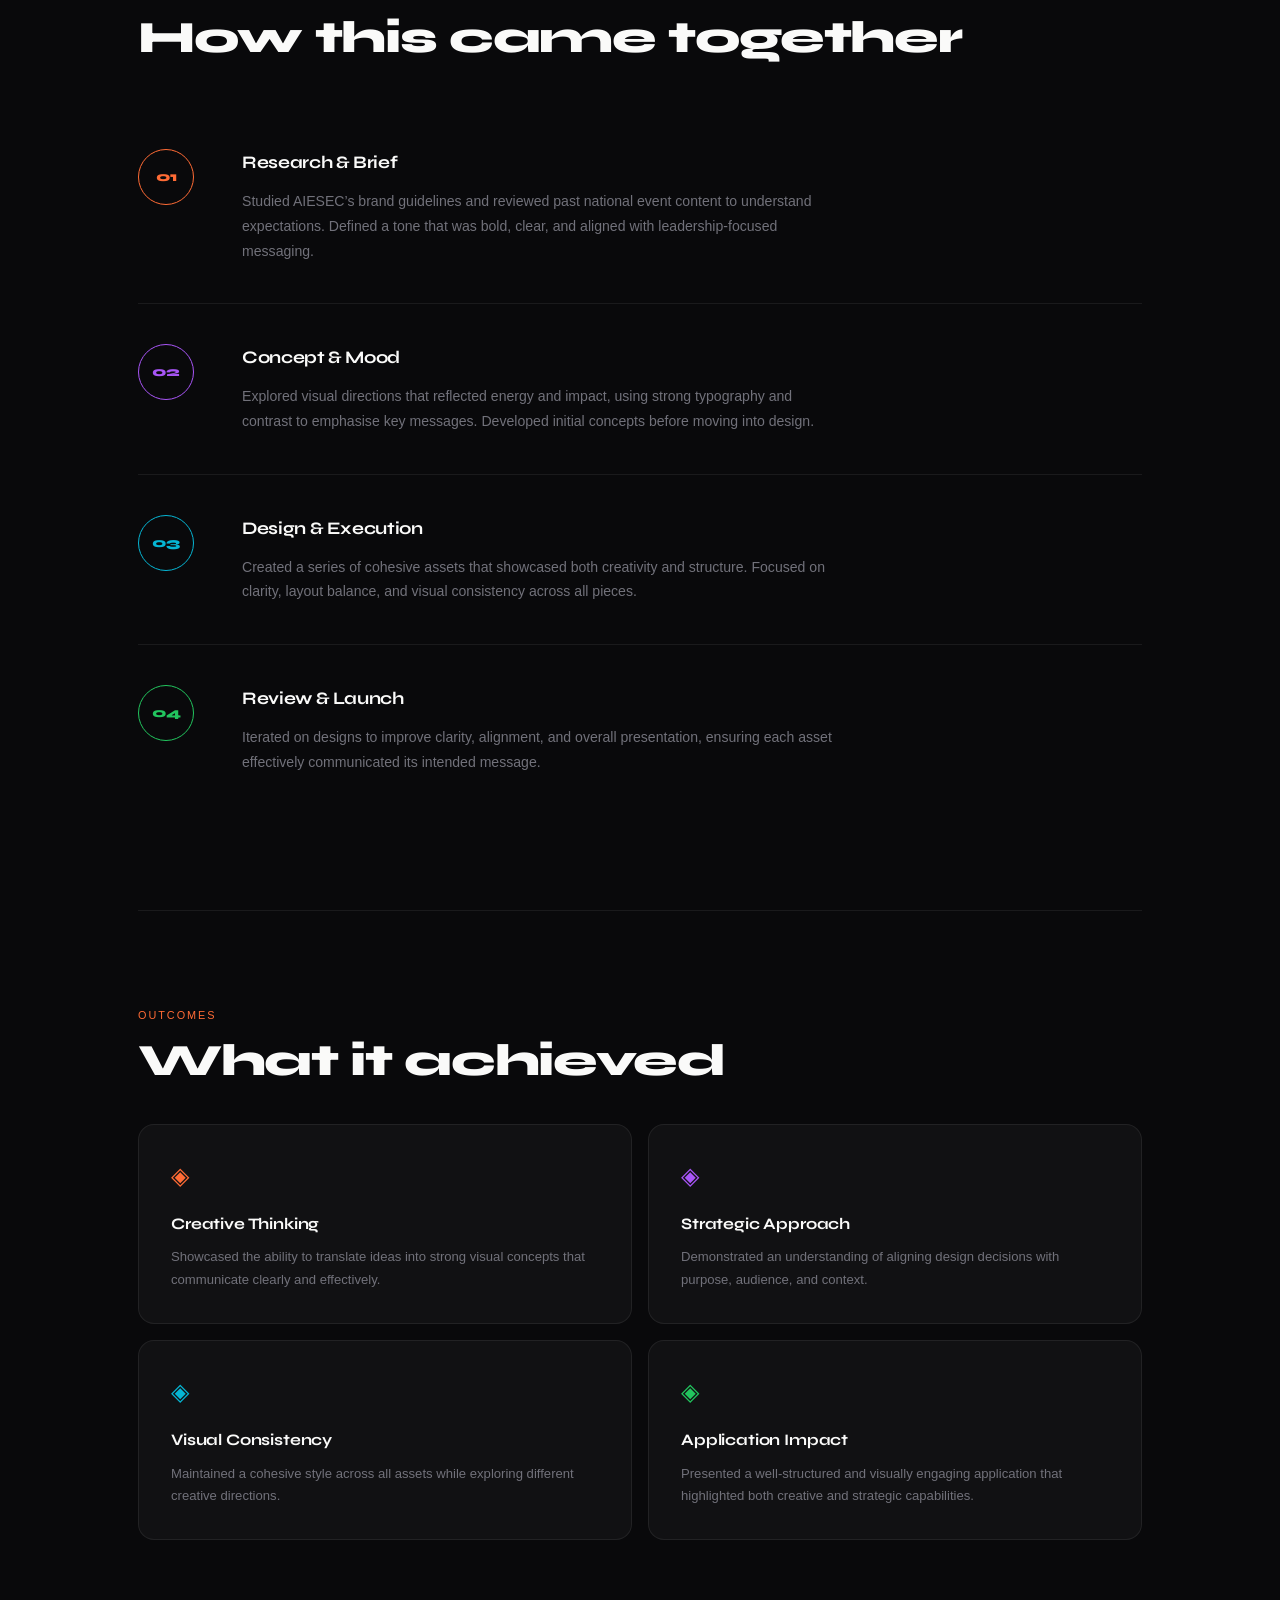
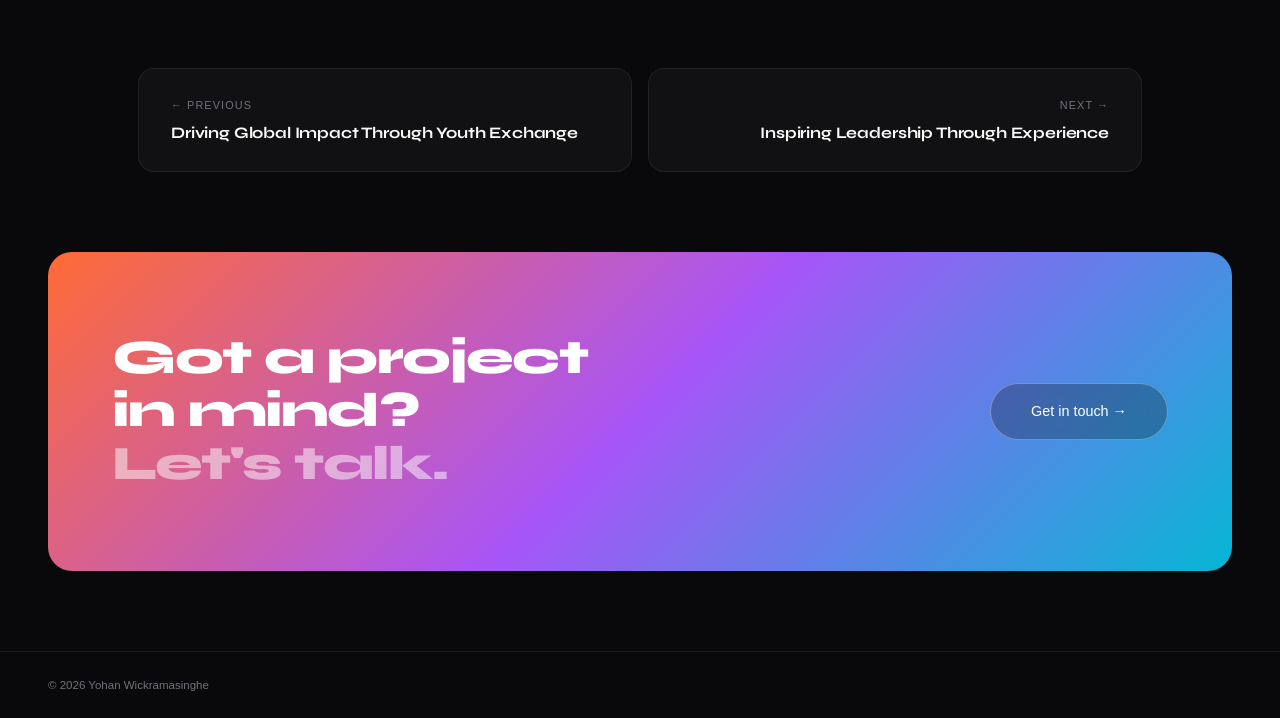
<file: Public/nlds.html>
<!DOCTYPE html>
<html lang="en">
<head>
  <meta charset="UTF-8">
  <meta name="viewport" content="width=device-width, initial-scale=1.0">
  <title>Standout Marketing - Yohan Wickramasinghe</title>
  <link href="https://fonts.googleapis.com/css2?family=Syne:wght@700;800&family=Cabinet+Grotesk:wght@300;400;500&display=swap" rel="stylesheet">
  <link rel="stylesheet" href="../CSS/nlds.css">
</head>
<body>

  <!-- NAV -->
  <nav>
    <a href="../index.html" class="logo">YW<span>.</span></a>
    <ul class="nav-links">
      <li><a href="aboutme.html">About Me</a></li>
      <li><a href="projects.html" class="active">Projects</a></li>
      <li><a href="blogs.html" >Blogs</a></li>
    </ul>
    <a href="contactme.html" class="nav-btn">Contact me</a>
    <button class="hamburger" id="hamburger" aria-label="Open menu" aria-expanded="false">
      <span></span><span></span><span></span>
    </button>
  </nav>

  <!-- Mobile menu -->
  <div class="mobile-menu" id="mobile-menu" aria-hidden="true">
    <div class="mobile-menu-inner">
      <ul class="mobile-nav-links">
        <li><a href="aboutme.html" class="mobile-link">About Me</a></li>
        <li><a href="projects.html" class="mobile-link">Projects</a></li>
        <li><a href="blogs.html" class="mobile-link">Blogs</a></li>
      </ul>
      <a href="contactme.html" class="mobile-cta">Contact me</a>
    </div>
  </div>

  <!-- BREADCRUMB -->
  <div class="breadcrumb-wrap">
    <div class="breadcrumb-inner">
      <a href="projects.html" class="breadcrumb-back">
        <span class="back-arrow">←</span>
        Back to Projects
      </a>
      <div class="breadcrumb-path">
        <span>Projects</span>
        <span class="sep">/</span>
        <span class="current">Marketing Application</span>
      </div>
    </div>
  </div>

  <!-- PROJECT HERO -->
  <section class="project-hero">
    <div class="hero-bg">
      <div class="orb orb1"></div>
      <div class="orb orb2"></div>
      <div class="hero-grid-overlay"></div>
    </div>
    <div class="project-hero-inner">
      <div class="hero-top reveal">
        <div class="hero-meta-row">
          <span class="proj-chip">Personal Branding</span>
          <span class="proj-badge badge-purple">NLDS</span>
          <span class="proj-year">2025</span>
        </div>
        <h1>Crafting a Standout <br><span class="grad-text">Marketing Application</span></h1>
        <p class="hero-desc">Designed a series of application creatives for the National Leadership Development Seminar (NLDS) Organising Committee selection, focused on presenting ideas with clarity, creativity, and strong visual storytelling.</p>
      </div>

      <!-- Stats bar -->
      <div class="proj-stats reveal">
        <div class="ps-item">
          <div class="ps-num">NLDS</div>
          <div class="ps-lbl">Conference</div>
        </div>
        <div class="ps-divider"></div>
        <div class="ps-item">
          <div class="ps-num">Organising Committee</div>
          <div class="ps-lbl">Vice President</div>
        </div>
        <div class="ps-divider"></div>
        <div class="ps-item">
          <div class="ps-num">5</div>
          <div class="ps-lbl">Assets Created</div>
        </div>
        <div class="ps-divider"></div>
        <div class="ps-item">
          <div class="ps-num">3</div>
          <div class="ps-lbl">Platforms</div>
        </div>
      </div>

      <!-- Hero image / cover -->
      <div class="hero-cover reveal">
        <div class="cover-img-wrap">
          <img src="../Assets/nldsgrid.png" alt="Youth Exchange Campaign Cover" class="cover-img">
          <div class="cover-overlay"></div>
        </div>
      </div>
    </div>
  </section>

  <!-- CONTENT -->
  <div class="project-content">

    <!-- OVERVIEW + TAGS -->
    <section class="section overview-section">
      <div class="overview-grid">
        <div class="overview-left reveal">
          <div class="sec-label">Overview</div>
          <h2 class="sec-title">The idea behind<br>the application</h2>
          <p class="body-text">The National Leadership Development Seminar (NLDS) is a flagship AIESEC experience focused on developing leadership among members across the country. As part of my application for the Organising Committee, I created a series of visual assets to communicate ideas, showcase creativity, and demonstrate my approach to campaign design.</p>
          <p class="body-text">The challenge was to present concepts in a way that was both visually engaging and strategically clear, while aligning with AIESEC’s brand guidelines. The content needed to stand out, communicate intent effectively, and reflect my ability to contribute to a high-impact national event.</p>
        </div>
        <div class="overview-right reveal">
          <div class="detail-card">
            <div class="detail-row">
              <div class="detail-label">Role</div>
              <div class="detail-value">Visual Designer &amp; Content Strategist</div>
            </div>
            <div class="detail-row">
              <div class="detail-label">Category</div>
              <div class="detail-value">Application Design / Creative Strategy</div>
            </div>
            <div class="detail-row">
              <div class="detail-label">Tools</div>
              <div class="detail-value">Canva · Adobe Photoshop · Figma</div>
            </div>
            <div class="detail-row">
              <div class="detail-label">Deliverables</div>
              <div class="detail-value">Social posts · Concept visuals · Presentation graphics</div>
            </div>
            <div class="detail-row no-border">
              <div class="detail-label">Organisation</div>
              <div class="detail-value">AIESEC in Sri Lanka</div>
            </div>
          </div>

          <div class="tags-block">
            <span class="tag">Campaign Design</span>
            <span class="tag">Social Media</span>
            <span class="tag">AIESEC</span>
            <span class="tag">Brand Identity</span>
            <span class="tag">Canva</span>
            <span class="tag">Attraction</span>
          </div>
        </div>
      </div>
    </section>

    <!-- DIVIDER -->
    <div class="section-divider"></div>

    <!-- DESIGN GALLERY -->
     <section class="section gallery-section">
      <div class="reveal">
        <div class="sec-label">Design Gallery</div>
        <div class="sec-title">Campaign visuals</div>
      </div>
      <div class="gallery-grid reveal">
 
        <!-- Row 1: featured tall (2 rows) + two stacked squares 
        <div class="gallery-item gi-tall">
          <div class="gi-inner">
            <img src="../Assets/featuredv4.png" alt="Campaign hero visual">
            <div class="gi-overlay"><span>Campaign Hero</span></div>
          </div>
        </div>-->
        <div class="gallery-item gi-sq">
          <div class="gi-inner th-b">
            <img src="../Assets/Registration teaser.png" alt="Registration reminder">
            <div class="gi-overlay"><span>Registration Teaser</span></div>
          </div>
        </div>
        <div class="gallery-item gi-sq">
          <div class="gi-inner th-e">
            <img src="../Assets/Registration open.png" alt="Social post graphic">
            <div class="gi-overlay"><span>Registration Open</span></div>
          </div>
        </div>
        <!-- EDIT: add more .gi-sq tiles here as your assets grow -->
        <div class="gallery-item gi-sq">
          <div class="gi-inner th-a">
            <img src="../Assets/Registration reminder 1.png" alt="Supporting asset">
            <div class="gi-overlay"><span>Registration Reminder</span></div>
          </div>
        </div>
        <div class="gallery-item gi-sq">
          <div class="gi-inner th-a">
            <img src="../Assets/Registration reminder 2.png" alt="Supporting asset">
            <div class="gi-overlay"><span>Registration Reminder</span></div>
          </div>
        </div>
        <div class="gallery-item gi-sq">
          <div class="gi-inner th-a">
            <img src="../Assets/Registration closed.png" alt="Supporting asset">
            <div class="gi-overlay"><span>Registration Closed</span></div>
          </div>
        </div>
       
      </div>
    </section>

    <!-- DIVIDER -->
    <div class="section-divider"></div>

    <!-- PROCESS -->
    <section class="section process-section">
      <div class="reveal">
        <div class="sec-label">Process</div>
        <div class="sec-title">How this came together</div>
      </div>
      <div class="process-steps">
        <div class="ps-step reveal reveal-delay-1">
          <div class="ps-num-badge" style="--c: var(--c1)">01</div>
          <div class="ps-body">
            <div class="ps-title">Research &amp; Brief</div>
            <p class="ps-text">Studied AIESEC’s brand guidelines and reviewed past national event content to understand expectations. Defined a tone that was bold, clear, and aligned with leadership-focused messaging.</p>
          </div>
        </div>
        <div class="ps-step reveal reveal-delay-2">
          <div class="ps-num-badge" style="--c: var(--c2)">02</div>
          <div class="ps-body">
            <div class="ps-title">Concept &amp; Mood</div>
            <p class="ps-text">Explored visual directions that reflected energy and impact, using strong typography and contrast to emphasise key messages. Developed initial concepts before moving into design.</p>
          </div>
        </div>
        <div class="ps-step reveal reveal-delay-3">
          <div class="ps-num-badge" style="--c: var(--c3)">03</div>
          <div class="ps-body">
            <div class="ps-title">Design &amp; Execution</div>
            <p class="ps-text">Created a series of cohesive assets that showcased both creativity and structure. Focused on clarity, layout balance, and visual consistency across all pieces.</p>
          </div>
        </div>
        <div class="ps-step reveal reveal-delay-4">
          <div class="ps-num-badge" style="--c: var(--c4)">04</div>
          <div class="ps-body">
            <div class="ps-title">Review &amp; Launch</div>
            <p class="ps-text">Iterated on designs to improve clarity, alignment, and overall presentation, ensuring each asset effectively communicated its intended message.</p>
          </div>
        </div>
      </div>
    </section>

    <!-- DIVIDER -->
    <div class="section-divider"></div>

    <!-- OUTCOMES -->
    <section class="section outcomes-section">
      <div class="reveal">
        <div class="sec-label">Outcomes</div>
        <div class="sec-title">What it achieved</div>
      </div>
      <div class="outcomes-grid reveal">
        <div class="outcome-card">
          <div class="oc-icon" style="color: var(--c1)">◈</div>
          <div class="oc-title">Creative Thinking</div>
          <div class="oc-text">Showcased the ability to translate ideas into strong visual concepts that communicate clearly and effectively.</div>
        </div>
        <div class="outcome-card">
          <div class="oc-icon" style="color: var(--c2)">◈</div>
          <div class="oc-title">Strategic Approach</div>
          <div class="oc-text">Demonstrated an understanding of aligning design decisions with purpose, audience, and context.</div>
        </div>
        <div class="outcome-card">
          <div class="oc-icon" style="color: var(--c3)">◈</div>
          <div class="oc-title">Visual Consistency</div>
          <div class="oc-text">Maintained a cohesive style across all assets while exploring different creative directions.</div>
        </div>
        <div class="outcome-card">
          <div class="oc-icon" style="color: var(--c4)">◈</div>
          <div class="oc-title">Application Impact</div>
          <div class="oc-text">Presented a well-structured and visually engaging application that highlighted both creative and strategic capabilities.</div>
        </div>
      </div>
    </section>

  </div><!-- /project-content -->

  <!-- PROJECT NAV (prev / next) -->
  <div class="proj-nav-wrap reveal">
    <div class="proj-nav-inner">
      <a href="/Public/igvirnm.html" class="proj-nav-card pn-prev">
        <div class="pn-label">← Previous</div>
        <div class="pn-title">Driving Global Impact Through Youth Exchange</div>
      </a>
      <a href="catalyst.html" class="proj-nav-card pn-next">
        <div class="pn-label">Next →</div>
        <div class="pn-title">Inspiring Leadership Through Experience</div>
      </a>
    </div>
  </div>

  <!-- CONTACT STRIP -->
  <div class="contact-wrap reveal">
    <div class="contact-inner">
      <h2>Got a project in mind? <span><br>Let's talk.</span></h2>
      <a href="contactme.html" class="contact-email">Get in touch →</a>
    </div>
  </div>

   <footer>
    <span>© 2026 Yohan Wickramasinghe</span>
  </footer>

  <script src="../JS/nlds.js"></script>
</body>
</html>
</file>
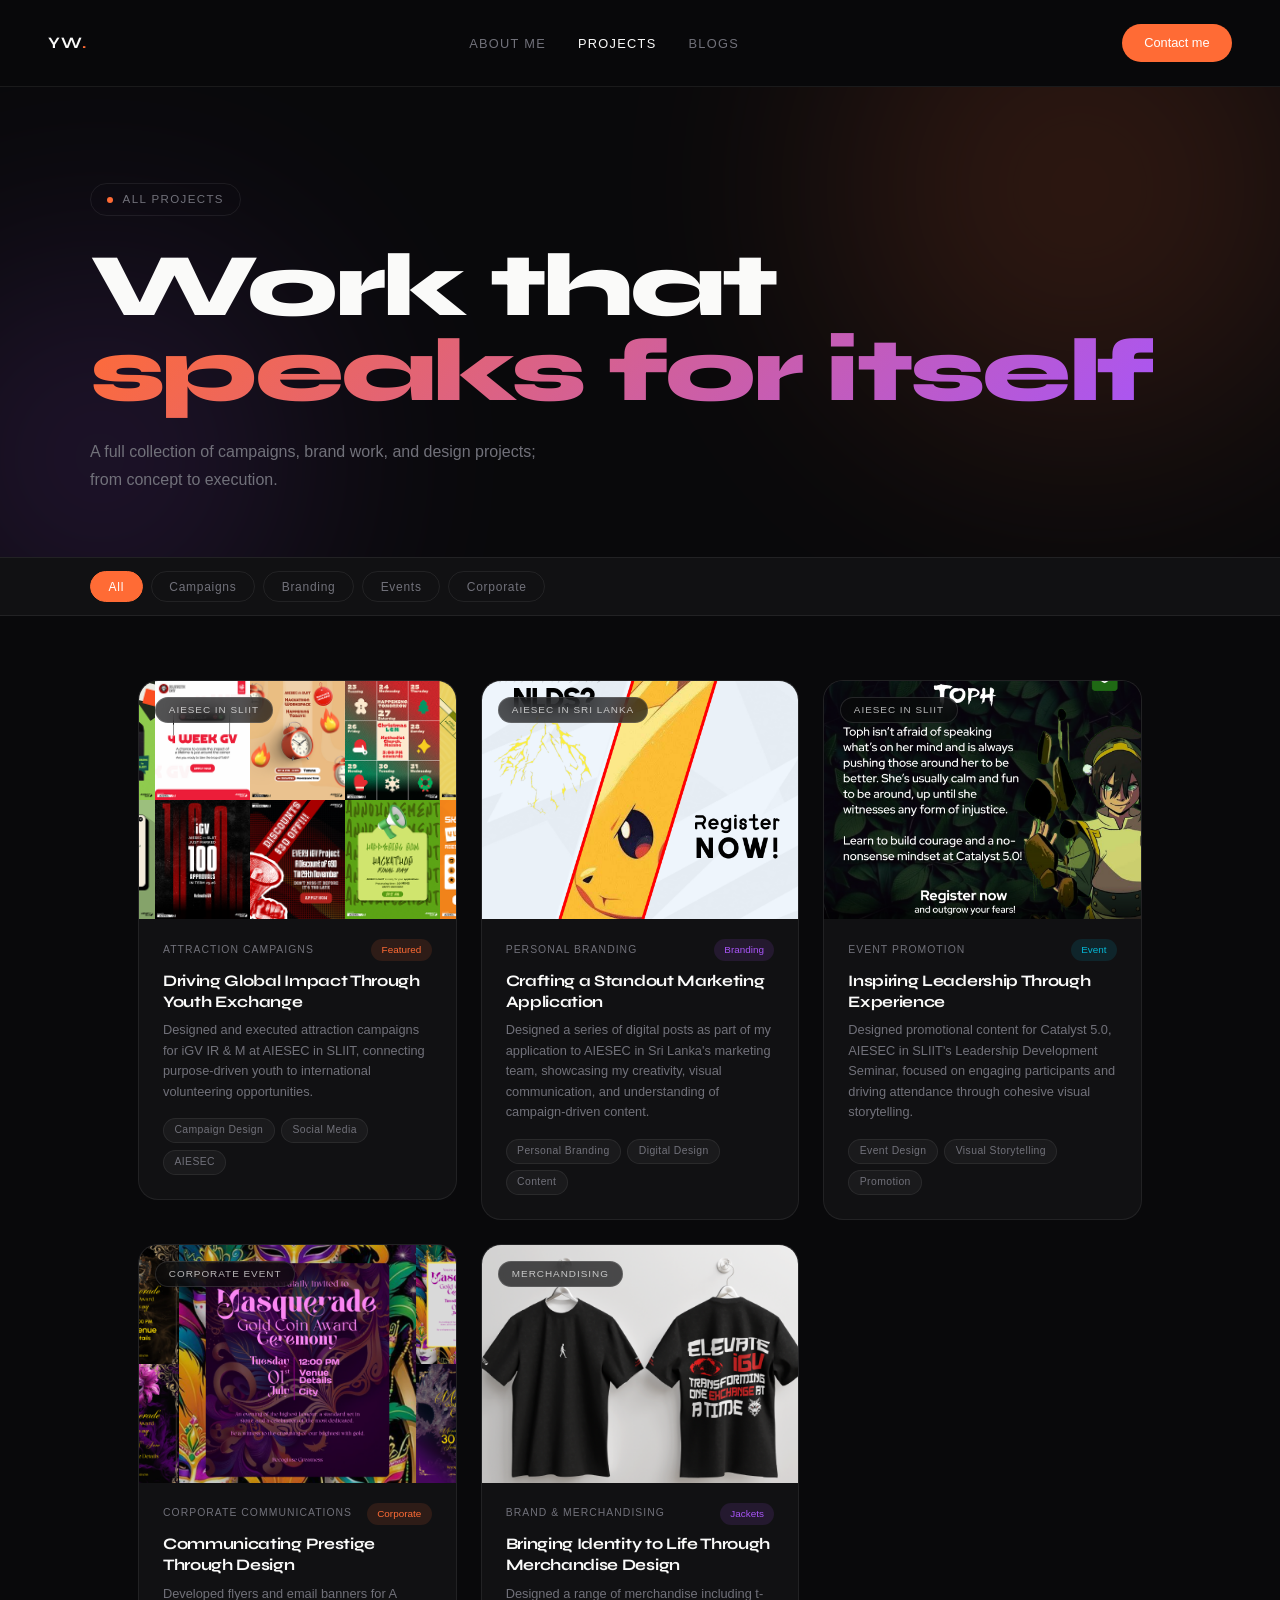
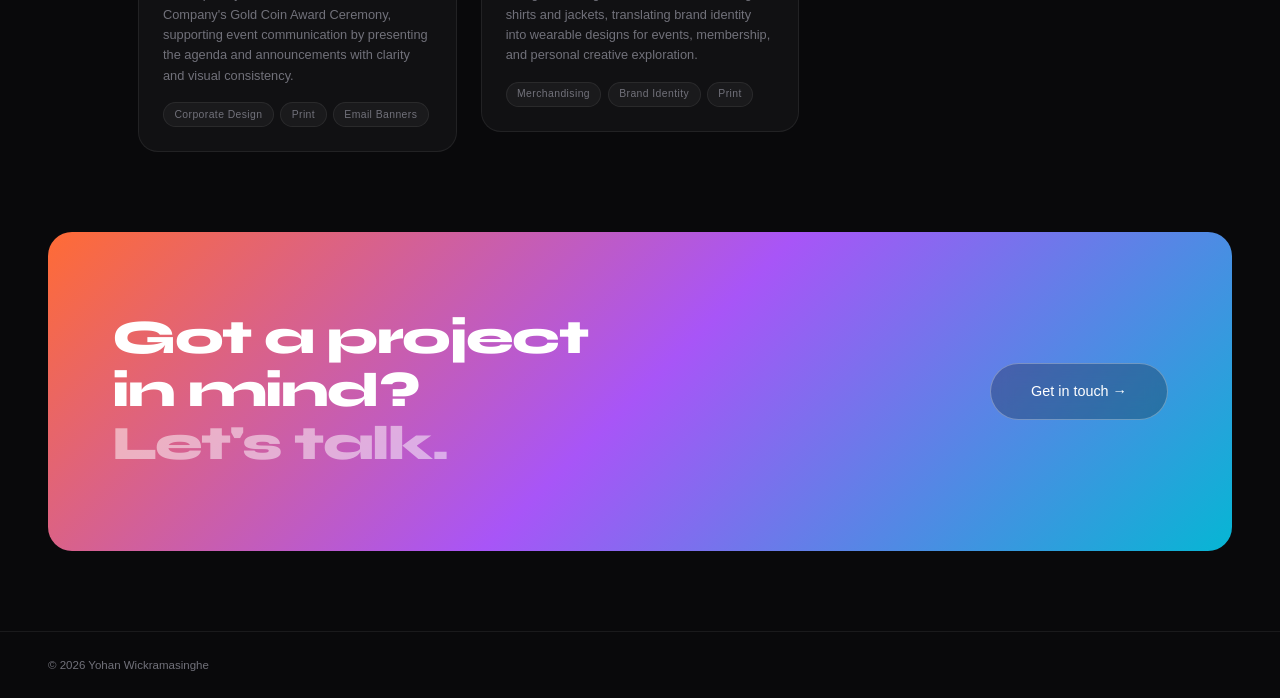
<file: Public/projects.html>
<!DOCTYPE html>
<html lang="en">
<head>
  <meta charset="UTF-8">
  <meta name="viewport" content="width=device-width, initial-scale=1.0">
  <title>Projects - Yohan Wickramasinghe</title>
  <link href="https://fonts.googleapis.com/css2?family=Syne:wght@700;800&family=Cabinet+Grotesk:wght@300;400;500&display=swap" rel="stylesheet">
  <link rel="stylesheet" href="../CSS/projects.css">
</head>
<body>

  <!-- NAV -->
  <nav>
    <a href="../index.html" class="logo">YW<span>.</span></a>
    <ul class="nav-links">
      <li><a href="aboutme.html">About Me</a></li>
      <li><a href="projects.html" class="active">Projects</a></li>
       <li><a href="blogs.html">Blogs</a></li>
    </ul>
    <a href="contactme.html" class="nav-btn">Contact me</a>
    <button class="hamburger" id="hamburger" aria-label="Open menu" aria-expanded="false">
      <span></span>
      <span></span>
      <span></span>
    </button>
  </nav>

  <!-- Mobile menu -->
  <div class="mobile-menu" id="mobile-menu" aria-hidden="true">
    <div class="mobile-menu-inner">
      <ul class="mobile-nav-links">
        <li><a href="aboutme.html" class="mobile-link">About Me</a></li>
        <li><a href="projects.html" class="mobile-link active">Projects</a></li>
         <li><a href="blogs.html" class="mobile-link">Blogs</a></li>
      </ul>
      <a href="contactme.html" class="mobile-cta">Contact me</a>
    </div>
  </div>

  <!-- PAGE HERO -->
  <section class="page-hero">
    <div class="hero-bg">
      <div class="orb orb1"></div>
      <div class="orb orb2"></div>
    </div>
    <div class="page-hero-inner">
      <div class="hero-eyebrow">
        <span class="eyebrow-dot"></span>
        All Projects
      </div>
      <h1>Work that<br><span class="grad-text">speaks for itself</span></h1>
      <p class="hero-sub">A full collection of campaigns, brand work, and design projects; from concept to execution.</p>
    </div>
  </section>

  <!-- FILTER BAR -->
  <div class="filter-wrap">
    <div class="filter-inner">
      <button class="filter-btn active" data-filter="all">All</button>
      <button class="filter-btn" data-filter="campaign">Campaigns</button>
      <button class="filter-btn" data-filter="branding">Branding</button>
      <button class="filter-btn" data-filter="event">Events</button>
      <button class="filter-btn" data-filter="corporate">Corporate</button>
    </div>
  </div>

  <!-- PROJECTS GRID -->
  <main class="projects-wrap">
    <div class="projects-grid" id="projects-grid">

      <!-- EDIT: Add or remove .project-item blocks to update your projects.
           data-category must match one of the filter-btn data-filter values above. -->

    <a href="igvirnm.html" class="project-link">
      <div class="project-item reveal" data-category="campaign">
        <div class="project-thumb th-a">
          <div class="thumb-chip">AIESEC in SLIIT</div>
          <!-- EDIT: Replace with your actual image -->
          <img src="../Assets/featuredv4.png" alt="Driving Global Impact Through Youth Exchange">
          <div class="project-overlay">
            <span>View project →</span>
          </div>
        </div>
        <div class="project-body">
          <div class="project-meta">
            <span class="project-cat">Attraction Campaigns</span>
            <span class="project-badge badge-orange">Featured</span>
          </div>
          <div class="project-title">Driving Global Impact Through Youth Exchange</div>
          <div class="project-desc">Designed and executed attraction campaigns for iGV IR & M at AIESEC in SLIIT, connecting purpose-driven youth to international volunteering opportunities.</div>
          <div class="project-tags">
            <span class="tag">Campaign Design</span>
            <span class="tag">Social Media</span>
            <span class="tag">AIESEC</span>
          </div>
        </div>
      </div>
      </a>
<a href="nlds.html" class="project-link">
      <div class="project-item reveal" data-category="branding">
        <div class="project-thumb th-b">
          <div class="thumb-chip">AIESEC in Sri Lanka</div>
          <img src="../Assets/Registration reminder 1.png" alt="Crafting a Standout Marketing Application">
          <div class="project-overlay">
            <span>View project →</span>
          </div>
        </div>
        <div class="project-body">
          <div class="project-meta">
            <span class="project-cat">Personal Branding</span>
            <span class="project-badge badge-violet">Branding</span>
          </div>
          <div class="project-title">Crafting a Standout Marketing Application</div>
          <div class="project-desc">Designed a series of digital posts as part of my application to AIESEC in Sri Lanka's marketing team, showcasing my creativity, visual communication, and understanding of campaign-driven content.</div>
          <div class="project-tags">
            <span class="tag">Personal Branding</span>
            <span class="tag">Digital Design</span>
            <span class="tag">Content</span>
          </div>
        </div>
      </div>
</a>
<a href="catalyst.html" class="project-link">
      <div class="project-item reveal" data-category="event">
        <div class="project-thumb th-e">
          <div class="thumb-chip">AIESEC in SLIIT</div>
          <img src="../Assets/Toph Post.png" alt="Inspiring Leadership Through Experience">
          <div class="project-overlay">
            <span>View project →</span>
          </div>
        </div>
        <div class="project-body">
          <div class="project-meta">
            <span class="project-cat">Event Promotion</span>
            <span class="project-badge badge-cyan">Event</span>
          </div>
          <div class="project-title">Inspiring Leadership Through Experience</div>
          <div class="project-desc">Designed promotional content for Catalyst 5.0, AIESEC in SLIIT's Leadership Development Seminar, focused on engaging participants and driving attendance through cohesive visual storytelling.</div>
          <div class="project-tags">
            <span class="tag">Event Design</span>
            <span class="tag">Visual Storytelling</span>
            <span class="tag">Promotion</span>
          </div>
        </div>
      </div>
</a>
<a href="goldcoin.html" class="project-link">
      <div class="project-item reveal" data-category="corporate">
        <div class="project-thumb th-c">
          <div class="thumb-chip">Corporate Event</div>
          <img src="../Assets/goldcoinv4.png" alt="Communicating Prestige Through Design">
          <div class="project-overlay">
            <span>View project →</span>
          </div>
        </div>
        <div class="project-body">
          <div class="project-meta">
            <span class="project-cat">Corporate Communications</span>
            <span class="project-badge badge-orange">Corporate</span>
          </div>
          <div class="project-title">Communicating Prestige Through Design</div>
          <div class="project-desc">Developed flyers and email banners for A Company's Gold Coin Award Ceremony, supporting event communication by presenting the agenda and announcements with clarity and visual consistency.</div>
          <div class="project-tags">
            <span class="tag">Corporate Design</span>
            <span class="tag">Print</span>
            <span class="tag">Email Banners</span>
          </div>
        </div>
      </div>
</a>
<a href="merch.html" class="project-link">
      <div class="project-item reveal" data-category="branding">
        <div class="project-thumb th-d">
          <div class="thumb-chip">Merchandising</div>
          <img src="../Assets/merchandising.png" alt="Bringing Brand Identity to Life">
          <div class="project-overlay">
            <span>View project →</span>
          </div>
        </div>
        <div class="project-body">
          <div class="project-meta">
            <span class="project-cat">Brand &amp; Merchandising</span>
            <span class="project-badge badge-violet">Jackets</span>
          </div>
          <div class="project-title">Bringing Identity to Life Through Merchandise Design</div>
          <div class="project-desc">Designed a range of merchandise including t-shirts and jackets, translating brand identity into wearable designs for events, membership, and personal creative exploration.</div>
          <div class="project-tags">
            <span class="tag">Merchandising</span>
            <span class="tag">Brand Identity</span>
            <span class="tag">Print</span>
          </div>
        </div>
      </div>
</a>
    </div>

    <!-- Empty state — shown when filter has no results -->
    <div class="empty-state" id="empty-state" style="display:none">
      <div class="empty-icon">◎</div>
      <div class="empty-text">No projects in this category yet.</div>
    </div>

  </main>

  <!-- CONTACT STRIP -->
  <div class="contact-wrap reveal">
    <div class="contact-inner">
      <h2>Got a project in mind? <span><br>Let's talk.</span></h2>
      <a href="contact.html" class="contact-email">Get in touch →</a>
    </div>
  </div>

  <footer>
    <span>© 2026 Yohan Wickramasinghe</span>
  </footer>

  <script src="../JS/projects.js"></script>
</body>
</html>
</file>
<file: CSS/aboutme.css>
/* =============================================
   YOHAN WICKRAMASINGHE — About Me Stylesheet
   Matches index.html branding exactly
   ============================================= */

/* Reset */
*, *::before, *::after {
  box-sizing: border-box;
  margin: 0;
  padding: 0;
}

/* Variables — identical to style.css */
:root {
  --bg:       #09090B;
  --surface:  #111113;
  --surface2: #1A1A1E;
  --white:    #FAFAF9;
  --muted:    #71717A;
  --border:   rgba(255, 255, 255, 0.07);
  --c1:       #FF6B35;
  --c2:       #A855F7;
  --c3:       #06B6D4;
  --c4:       #22C55E;
}

html {
  scroll-behavior: smooth;
}

body {
  font-family: 'Cabinet Grotesk', sans-serif;
  background: var(--bg);
  color: var(--white);
  overflow-x: hidden;
  line-height: 1.6;
}

/* =============================================
   NAV — identical to style.css
   ============================================= */
nav {
  display: flex;
  justify-content: space-between;
  align-items: center;
  padding: 1.5rem 3rem;
  position: sticky;
  top: 0;
  z-index: 100;
  background: rgba(9, 9, 11, 0.85);
  backdrop-filter: blur(20px);
  -webkit-backdrop-filter: blur(20px);
  border-bottom: 1px solid var(--border);
}

.logo {
  font-family: 'Syne', sans-serif;
  font-size: 1rem;
  font-weight: 700;
  letter-spacing: 0.05em;
  color: var(--white);
  text-decoration: none;
}

.logo span {
  color: var(--c1);
}

.nav-links {
  display: flex;
  gap: 2rem;
  list-style: none;
}

.nav-links a {
  text-decoration: none;
  color: var(--muted);
  font-size: 0.8rem;
  letter-spacing: 0.1em;
  text-transform: uppercase;
  transition: color 0.2s;
}

.nav-links a:hover,
.nav-links a.active {
  color: var(--white);
}

.nav-btn {
  background: var(--c1);
  color: #fff;
  padding: 0.55rem 1.4rem;
  border-radius: 100px;
  font-size: 0.8rem;
  font-weight: 500;
  text-decoration: none;
  font-family: 'Cabinet Grotesk', sans-serif;
  transition: opacity 0.2s;
}

.nav-btn:hover {
  opacity: 0.85;
}

/* =============================================
   HERO
   ============================================= */
.hero {
  padding: 6rem 3rem 5rem;
  position: relative;
  overflow: hidden;
}

.hero-bg {
  position: absolute;
  inset: 0;
  pointer-events: none;
}

.orb {
  position: absolute;
  border-radius: 50%;
  filter: blur(120px);
  opacity: 0.15;
}

.orb1 {
  width: 500px;
  height: 500px;
  background: var(--c2);
  top: -150px;
  right: 0;
}

.orb2 {
  width: 400px;
  height: 400px;
  background: var(--c1);
  bottom: -100px;
  left: -50px;
}

.hero-inner {
  position: relative;
  z-index: 1;
  max-width: 1100px;
  margin: 0 auto;
  display: grid;
  grid-template-columns: 280px 1fr;
  gap: 5rem;
  align-items: start;
}

/* Photo */
.profile-col {
  display: flex;
  flex-direction: column;
  align-items: center;
  gap: 1.25rem;
}

.photo-frame {
  width: 240px;
  height: 280px;
  border-radius: 20px;
  overflow: hidden;
  border: 1px solid var(--border);
  background: var(--surface);
  position: relative;
}

.photo {
  width: 100%;
  height: 100%;
  object-fit: cover;
  display: none; /* shown by JS once image loads */
}

.photo-placeholder {
  width: 100%;
  height: 100%;
  display: flex;
  align-items: center;
  justify-content: center;
  background: linear-gradient(135deg, #1A0A00, #0D0A17);
}

.photo-placeholder span {
  font-family: 'Syne', sans-serif;
  font-size: 3.5rem;
  font-weight: 800;
  background: linear-gradient(135deg, var(--c1), var(--c2));
  -webkit-background-clip: text;
  -webkit-text-fill-color: transparent;
  background-clip: text;
  opacity: 0.6;
}

.availability-badge {
  display: inline-flex;
  align-items: center;
  gap: 0.5rem;
  border: 1px solid rgba(34, 197, 94, 0.3);
  background: rgba(34, 197, 94, 0.07);
  border-radius: 100px;
  padding: 0.4rem 1rem;
  font-size: 0.72rem;
  letter-spacing: 0.08em;
  color: var(--c4);
  font-weight: 500;
}

.availability-badge .dot {
  width: 6px;
  height: 6px;
  border-radius: 50%;
  background: var(--c4);
  animation: pulse 2s infinite;
  flex-shrink: 0;
}

/* Intro col */
.hero-eyebrow {
  display: inline-flex;
  align-items: center;
  gap: 0.6rem;
  border: 1px solid var(--border);
  border-radius: 100px;
  padding: 0.4rem 1rem;
  font-size: 0.72rem;
  letter-spacing: 0.12em;
  text-transform: uppercase;
  color: var(--muted);
  margin-bottom: 1.75rem;
}

.eyebrow-dot {
  width: 6px;
  height: 6px;
  border-radius: 50%;
  background: var(--c1);
  animation: pulse 2s infinite;
  flex-shrink: 0;
}

@keyframes pulse {
  0%, 100% { opacity: 1; }
  50%       { opacity: 0.3; }
}

.intro-col h1 {
  font-family: 'Syne', sans-serif;
  font-size: clamp(3rem, 6vw, 5.5rem);
  font-weight: 800;
  line-height: 1.05;
  letter-spacing: -0.03em;
  margin-bottom: 1.5rem;
}

.intro-col h1 .grad-text {
  font-size: clamp(2rem, 4vw, 3.5rem);
  display: block;
}

.grad-text {
  background: linear-gradient(135deg, var(--c1), var(--c2));
  -webkit-background-clip: text;
  -webkit-text-fill-color: transparent;
  background-clip: text;
}

.tagline {
  font-size: 1.05rem;
  color: var(--muted);
  font-weight: 300;
  line-height: 1.7;
  max-width: 480px;
  margin-bottom: 2rem;
}

/* Personal details grid */
.details-grid {
  display: grid;
  grid-template-columns: 1fr 1fr;
  gap: 1rem 2rem;
  margin-bottom: 2.5rem;
  padding: 1.75rem;
  border: 1px solid var(--border);
  border-radius: 16px;
  background: var(--surface);
}

.detail-label {
  font-size: 0.65rem;
  letter-spacing: 0.12em;
  text-transform: uppercase;
  color: var(--muted);
  margin-bottom: 0.2rem;
}

.detail-value {
  font-size: 0.9rem;
  font-weight: 400;
  color: var(--white);
}

.detail-value a {
  color: var(--c1);
  text-decoration: none;
  transition: opacity 0.2s;
}

.detail-value a:hover {
  opacity: 0.75;
}

/* CTA buttons */
.hero-ctas {
  display: flex;
  gap: 1rem;
  flex-wrap: wrap;
}

.cta-primary {
  background: var(--white);
  color: var(--bg);
  padding: 0.9rem 2.2rem;
  border-radius: 100px;
  text-decoration: none;
  font-weight: 500;
  font-size: 0.9rem;
  transition: opacity 0.2s;
}

.cta-primary:hover {
  opacity: 0.85;
}

.cta-ghost {
  border: 1px solid var(--border);
  color: var(--white);
  padding: 0.9rem 2.2rem;
  border-radius: 100px;
  text-decoration: none;
  font-size: 0.9rem;
  transition: border-color 0.2s, background 0.2s;
}

.cta-ghost:hover {
  border-color: rgba(255, 255, 255, 0.25);
  background: rgba(255, 255, 255, 0.04);
}

/* =============================================
   SECTION COMMON
   ============================================= */
.section {
  padding: 6rem 3rem;
}

.section-inner {
  max-width: 1100px;
  margin: 0 auto;
}

.sec-header {
  margin-bottom: 3.5rem;
}

.sec-label {
  font-size: 0.68rem;
  letter-spacing: 0.18em;
  text-transform: uppercase;
  color: var(--c1);
  margin-bottom: 0.75rem;
  font-weight: 500;
}

.sec-title {
  font-family: 'Syne', sans-serif;
  font-size: clamp(2rem, 4vw, 3.2rem);
  font-weight: 800;
  letter-spacing: -0.03em;
  line-height: 1.05;
}

.full-divider {
  height: 1px;
  background: var(--border);
  margin: 0 3rem;
}

/* =============================================
   BIO
   ============================================= */
.bio-grid {
  display: grid;
  grid-template-columns: 1fr 1fr;
  gap: 2.5rem;
}

.bio-grid p {
  font-size: 1rem;
  color: var(--muted);
  font-weight: 300;
  line-height: 1.8;
}

/* =============================================
   EXPERIENCE TIMELINE
   ============================================= */
.timeline-list {
  display: flex;
  flex-direction: column;
  gap: 0;
}

.tl-item {
  display: grid;
  grid-template-columns: 180px 1fr;
  gap: 2rem;
  padding-bottom: 3rem;
}

.tl-left {
  display: flex;
  flex-direction: column;
  align-items: flex-end;
  padding-top: 0.2rem;
  gap: 0.75rem;
}

.tl-date {
  font-size: 0.75rem;
  color: var(--muted);
  letter-spacing: 0.06em;
  white-space: nowrap;
  text-align: right;
}

.tl-dot-wrap {
  display: flex;
  flex-direction: column;
  align-items: center;
  flex: 1;
}

.tl-dot {
  width: 12px;
  height: 12px;
  border-radius: 50%;
  flex-shrink: 0;
}

.tl-line {
  width: 1px;
  flex: 1;
  background: var(--border);
  margin-top: 6px;
}

.tl-item:last-child .tl-line {
  display: none;
}

.c-orange { background: var(--c1); box-shadow: 0 0 12px rgba(255,107,53,0.5); }
.c-violet { background: var(--c2); box-shadow: 0 0 12px rgba(168,85,247,0.5); }
.c-cyan   { background: var(--c3); box-shadow: 0 0 12px rgba(6,182,212,0.5); }
.c-green  { background: var(--c4); box-shadow: 0 0 12px rgba(34,197,94,0.5); }

.tl-right {
  padding-top: 0;
}

.tl-role {
  font-family: 'Syne', sans-serif;
  font-size: 1.2rem;
  font-weight: 700;
  letter-spacing: -0.02em;
  margin-bottom: 0.3rem;
}

.tl-company {
  font-size: 0.8rem;
  color: var(--muted);
  margin-bottom: 1rem;
  letter-spacing: 0.02em;
}

.tl-bullets {
  list-style: none;
  display: flex;
  flex-direction: column;
  gap: 0.5rem;
}

.tl-bullets li {
  font-size: 0.88rem;
  color: var(--muted);
  font-weight: 300;
  line-height: 1.65;
  padding-left: 1.1rem;
  position: relative;
}

.tl-bullets li::before {
  content: '';
  position: absolute;
  left: 0;
  top: 0.55em;
  width: 4px;
  height: 4px;
  border-radius: 50%;
  background: var(--c1);
  opacity: 0.6;
}

/* =============================================
   EDUCATION CARDS
   ============================================= */
.card-grid {
  display: grid;
  grid-template-columns: repeat(3, 1fr);
  gap: 1.25rem;
}

.edu-card {
  background: var(--surface);
  border: 1px solid var(--border);
  border-radius: 20px;
  padding: 2rem;
  display: flex;
  flex-direction: column;
  gap: 1.25rem;
  transition: border-color 0.3s, background 0.3s;
}

.edu-card:hover {
  background: var(--surface2);
  border-color: rgba(255,255,255,0.12);
}

.edu-icon {
  width: 52px;
  height: 52px;
  border-radius: 14px;
  display: flex;
  align-items: center;
  justify-content: center;
  font-family: 'Syne', sans-serif;
  font-size: 0.7rem;
  font-weight: 800;
  letter-spacing: 0.05em;
  flex-shrink: 0;
}

/* icon bg using colour classes */
.edu-icon.c-orange { background: rgba(255,107,53,0.15); color: var(--c1); box-shadow: none; }
.edu-icon.c-violet { background: rgba(168,85,247,0.15); color: var(--c2); box-shadow: none; }
.edu-icon.c-cyan   { background: rgba(6,182,212,0.15);  color: var(--c3); box-shadow: none; }

.edu-degree {
  font-family: 'Syne', sans-serif;
  font-size: 1rem;
  font-weight: 700;
  letter-spacing: -0.01em;
  line-height: 1.3;
  margin-bottom: 0.3rem;
}

.edu-school {
  font-size: 0.8rem;
  color: var(--c1);
  font-weight: 500;
  margin-bottom: 0.2rem;
}

.edu-year {
  font-size: 0.72rem;
  color: var(--muted);
  letter-spacing: 0.06em;
  margin-bottom: 0.75rem;
}

.edu-note {
  font-size: 0.8rem;
  color: var(--muted);
  font-weight: 300;
  line-height: 1.6;
}

/* =============================================
   LEADERSHIP & VOLUNTEERING
   ============================================= */
.lv-grid {
  display: grid;
  grid-template-columns: 1fr 1fr;
  gap: 1.25rem;
}

.lv-card {
  background: var(--surface);
  border: 1px solid var(--border);
  border-radius: 20px;
  padding: 2rem;
  transition: border-color 0.3s, background 0.3s;
}

.lv-card:hover {
  background: var(--surface2);
  border-color: rgba(255,255,255,0.12);
}

.lv-tag {
  display: inline-block;
  font-size: 0.62rem;
  font-weight: 500;
  padding: 0.2rem 0.75rem;
  border-radius: 100px;
  letter-spacing: 0.08em;
  text-transform: uppercase;
  margin-bottom: 1rem;
}

.badge-orange { background: rgba(255,107,53,0.12);  color: var(--c1); }
.badge-violet { background: rgba(168,85,247,0.12);  color: var(--c2); }
.badge-cyan   { background: rgba(6,182,212,0.12);   color: var(--c3); }
.badge-green  { background: rgba(34,197,94,0.12);   color: var(--c4); }

.lv-title {
  font-family: 'Syne', sans-serif;
  font-size: 1.05rem;
  font-weight: 700;
  letter-spacing: -0.02em;
  line-height: 1.3;
  margin-bottom: 0.3rem;
}

.lv-org {
  font-size: 0.75rem;
  color: var(--muted);
  margin-bottom: 0.9rem;
  letter-spacing: 0.04em;
}

.lv-desc {
  font-size: 0.82rem;
  color: var(--muted);
  font-weight: 300;
  line-height: 1.65;
}

/* =============================================
   CONTACT — identical to index
   ============================================= */
.contact-wrap {
  margin: 0 3rem 5rem;
  border-radius: 24px;
  overflow: hidden;
}

.contact-inner {
  padding: 5rem 4rem;
  display: flex;
  justify-content: space-between;
  align-items: center;
  gap: 3rem;
  background: linear-gradient(135deg, #FF6B35 0%, #A855F7 50%, #06B6D4 100%);
}

.contact-inner h2 {
  font-family: 'Syne', sans-serif;
  font-size: clamp(2rem, 4vw, 3rem);
  font-weight: 800;
  letter-spacing: -0.03em;
  line-height: 1.1;
  color: #fff;
  max-width: 500px;
}

.contact-inner h2 span {
  opacity: 0.5;
}

.contact-email {
  flex-shrink: 0;
  background: rgba(0,0,0,0.25);
  color: #fff;
  border: 1px solid rgba(255,255,255,0.3);
  padding: 1rem 2.5rem;
  border-radius: 100px;
  text-decoration: none;
  font-size: 0.9rem;
  font-weight: 500;
  backdrop-filter: blur(10px);
  -webkit-backdrop-filter: blur(10px);
  transition: background 0.2s;
  white-space: nowrap;
}

.contact-email:hover {
  background: rgba(0,0,0,0.4);
}

/* =============================================
   FOOTER
   ============================================= */
footer {
  padding: 1.5rem 3rem;
  display: flex;
  justify-content: space-between;
  font-size: 0.72rem;
  color: var(--muted);
  border-top: 1px solid var(--border);
}

/* =============================================
   SCROLL REVEAL
   ============================================= */
.reveal {
  opacity: 0;
  transform: translateY(32px);
  transition: opacity 0.8s cubic-bezier(0.16, 1, 0.3, 1),
              transform 0.8s cubic-bezier(0.16, 1, 0.3, 1);
}

.reveal.in {
  opacity: 1;
  transform: none;
}

/* Hamburger button */
.hamburger {
  display: none;
  flex-direction: column;
  justify-content: center;
  gap: 5px;
  width: 36px;
  height: 36px;
  background: none;
  border: 1px solid rgba(255, 255, 255, 0.07);
  border-radius: 8px;
  cursor: pointer;
  padding: 8px;
  transition: border-color 0.2s;
}
 
.hamburger:hover {
  border-color: rgba(255, 255, 255, 0.2);
}
 
.hamburger span {
  display: block;
  height: 1.5px;
  width: 100%;
  background: #FAFAF9;
  border-radius: 2px;
  transition: transform 0.3s cubic-bezier(0.16, 1, 0.3, 1),
              opacity 0.3s ease;
  transform-origin: center;
}
 
/* Animate into X when open */
.hamburger.open span:nth-child(1) { transform: translateY(6.5px) rotate(45deg); }
.hamburger.open span:nth-child(2) { opacity: 0; transform: scaleX(0); }
.hamburger.open span:nth-child(3) { transform: translateY(-6.5px) rotate(-45deg); }
 
/* Full-screen mobile overlay */
.mobile-menu {
  display: none;
  position: fixed;
  inset: 0;
  z-index: 99;
  background: rgba(9, 9, 11, 0.97);
  backdrop-filter: blur(20px);
  -webkit-backdrop-filter: blur(20px);
  opacity: 0;
  pointer-events: none;
  transition: opacity 0.35s cubic-bezier(0.16, 1, 0.3, 1);
}
 
.mobile-menu.open {
  opacity: 1;
  pointer-events: all;
}
 
.mobile-menu-inner {
  display: flex;
  flex-direction: column;
  justify-content: center;
  align-items: center;
  height: 100%;
  gap: 2.5rem;
  padding: 2rem;
}
 
.mobile-nav-links {
  list-style: none;
  display: flex;
  flex-direction: column;
  align-items: center;
  gap: 0.5rem;
  width: 100%;
}
 
.mobile-link {
  display: block;
  text-align: center;
  font-family: 'Syne', sans-serif;
  font-size: clamp(2rem, 8vw, 3rem);
  font-weight: 800;
  letter-spacing: -0.03em;
  color: #71717A;
  text-decoration: none;
  padding: 0.4rem 1rem;
  opacity: 0;
  transform: translateY(20px);
  transition: color 0.2s,
              opacity 0.4s cubic-bezier(0.16, 1, 0.3, 1),
              transform 0.4s cubic-bezier(0.16, 1, 0.3, 1);
}
 
.mobile-menu.open .mobile-link { opacity: 1; transform: none; }
.mobile-menu.open .mobile-nav-links li:nth-child(1) .mobile-link { transition-delay: 0.05s; }
.mobile-menu.open .mobile-nav-links li:nth-child(2) .mobile-link { transition-delay: 0.10s; }
.mobile-menu.open .mobile-nav-links li:nth-child(3) .mobile-link { transition-delay: 0.15s; }
.mobile-menu.open .mobile-nav-links li:nth-child(4) .mobile-link { transition-delay: 0.20s; }
 
.mobile-link:hover {
  color: #FAFAF9;
}
 
.mobile-link.active {
  background: linear-gradient(135deg, #FF6B35, #A855F7);
  -webkit-background-clip: text;
  -webkit-text-fill-color: transparent;
  background-clip: text;
}
 
.mobile-cta {
  background: #FF6B35;
  color: #fff;
  padding: 1rem 3rem;
  border-radius: 100px;
  text-decoration: none;
  font-size: 1rem;
  font-weight: 500;
  font-family: 'Cabinet Grotesk', sans-serif;
  opacity: 0;
  transform: translateY(20px);
  transition: opacity 0.4s cubic-bezier(0.16, 1, 0.3, 1) 0.25s,
              transform 0.4s cubic-bezier(0.16, 1, 0.3, 1) 0.25s;
}
 
.mobile-menu.open .mobile-cta {
  opacity: 1;
  transform: none;
}

/* =============================================
   RESPONSIVE
   ============================================= */
@media (max-width: 900px) {
  .card-grid {
    grid-template-columns: 1fr 1fr;
  }
}

@media (max-width: 768px) {
  nav {
    padding: 1.25rem 1.5rem;
  }

  .nav-links,
  .nav-btn {
    display: none;
  }

  .hero {
    padding: 3rem 1.5rem 4rem;
  }

  /* 'Yohan' line */
  .intro-col h1 {
    font-size: clamp(2.2rem, 9vw, 3rem);
    line-height: 1.1;
    letter-spacing: -0.02em;
  }

  /* 'Wickramasinghe' — 15 chars needs much tighter sizing */
  .intro-col h1 .grad-text {
    font-size: clamp(1.4rem, 5.8vw, 2rem);
  }

  .hero-inner {
    grid-template-columns: 1fr;
    gap: 2.5rem;
  }

  .profile-col {
    flex-direction: row;
    align-items: center;
    gap: 1.5rem;
  }

  .photo-frame {
    width: 100px;
    height: 120px;
    flex-shrink: 0;
  }

  .photo-placeholder span {
    font-size: 2rem;
  }

  .section {
    padding: 4rem 1.5rem;
  }

  .full-divider {
    margin: 0 1.5rem;
  }

  .bio-grid {
    grid-template-columns: 1fr;
    gap: 1.5rem;
  }

  .tl-item {
    grid-template-columns: 1fr;
    gap: 0.75rem;
  }

  .tl-left {
    flex-direction: row;
    align-items: center;
    gap: 0.75rem;
  }

  .tl-dot-wrap {
    flex-direction: row;
    align-items: center;
    flex: none;
  }

  .tl-line {
    display: none;
  }

  .tl-date {
    text-align: left;
    order: 2;
  }

  .card-grid {
    grid-template-columns: 1fr;
  }

  .lv-grid {
    grid-template-columns: 1fr;
  }

  .contact-wrap {
    margin: 0 1.5rem 3rem;
  }

  .contact-inner {
    flex-direction: column;
    padding: 3rem 2rem;
  }

  footer {
    padding: 1.5rem;
    flex-direction: column;
    gap: 0.5rem;
  }

  .hamburger,
  .mobile-menu {
    display: flex;
  }
}

@media (max-width: 360px) {
  .intro-col h1 {
    font-size: 8vw;
  }
  .intro-col h1 .grad-text {
    font-size: 5.2vw;
  }
}
</file>
<file: CSS/blogs.css>
/* =============================================
   YOHAN WICKRAMASINGHE — Blogs Page
   ============================================= */

*, *::before, *::after { box-sizing: border-box; margin: 0; padding: 0; }

:root {
  --bg:       #09090B;
  --surface:  #111113;
  --surface2: #1A1A1E;
  --white:    #FAFAF9;
  --muted:    #71717A;
  --border:   rgba(255, 255, 255, 0.07);
  --c1:       #FF6B35;
  --c2:       #A855F7;
  --c3:       #06B6D4;
  --c4:       #22C55E;
}

html { scroll-behavior: smooth; }

.blog-link {
  text-decoration: none;
  color: inherit;
  display: block;
}

body {
  font-family: 'Cabinet Grotesk', sans-serif;
  background: var(--bg);
  color: var(--white);
  overflow-x: hidden;
  line-height: 1.6;
}

/* =============================================
   NAV
   ============================================= */
nav {
  display: flex;
  justify-content: space-between;
  align-items: center;
  padding: 1.5rem 3rem;
  position: sticky;
  top: 0;
  z-index: 100;
  background: rgba(9, 9, 11, 0.85);
  backdrop-filter: blur(20px);
  -webkit-backdrop-filter: blur(20px);
  border-bottom: 1px solid var(--border);
}

.logo {
  font-family: 'Syne', sans-serif;
  font-size: 1rem;
  font-weight: 700;
  letter-spacing: 0.05em;
  color: var(--white);
  text-decoration: none;
}
.logo span { color: var(--c1); }

.nav-links { display: flex; gap: 2rem; list-style: none; }
.nav-links a {
  text-decoration: none;
  color: var(--muted);
  font-size: 0.8rem;
  letter-spacing: 0.1em;
  text-transform: uppercase;
  transition: color 0.2s;
}
.nav-links a:hover,
.nav-links a.active { color: var(--white); }

.nav-btn {
  background: var(--c1);
  color: #fff;
  padding: 0.55rem 1.4rem;
  border-radius: 100px;
  font-size: 0.8rem;
  font-weight: 500;
  text-decoration: none;
  font-family: 'Cabinet Grotesk', sans-serif;
  transition: opacity 0.2s;
}
.nav-btn:hover { opacity: 0.85; }

/* =============================================
   HAMBURGER & MOBILE MENU
   ============================================= */
.hamburger {
  display: none;
  flex-direction: column;
  justify-content: center;
  gap: 5px;
  width: 36px;
  height: 36px;
  background: none;
  border: 1px solid var(--border);
  border-radius: 8px;
  cursor: pointer;
  padding: 8px;
  transition: border-color 0.2s;
}
.hamburger:hover { border-color: rgba(255,255,255,0.2); }
.hamburger span {
  display: block;
  height: 1.5px;
  width: 100%;
  background: var(--white);
  border-radius: 2px;
  transition: transform 0.3s cubic-bezier(0.16,1,0.3,1), opacity 0.3s ease;
  transform-origin: center;
}
.hamburger.open span:nth-child(1) { transform: translateY(6.5px) rotate(45deg); }
.hamburger.open span:nth-child(2) { opacity: 0; transform: scaleX(0); }
.hamburger.open span:nth-child(3) { transform: translateY(-6.5px) rotate(-45deg); }

.mobile-menu {
  display: none;
  position: fixed;
  inset: 0;
  z-index: 99;
  background: rgba(9,9,11,0.97);
  backdrop-filter: blur(20px);
  -webkit-backdrop-filter: blur(20px);
  opacity: 0;
  pointer-events: none;
  transition: opacity 0.35s cubic-bezier(0.16,1,0.3,1);
}
.mobile-menu.open { opacity: 1; pointer-events: all; }
.mobile-menu-inner {
  display: flex;
  flex-direction: column;
  justify-content: center;
  align-items: center;
  height: 100%;
  gap: 2.5rem;
  padding: 2rem;
}
.mobile-nav-links { list-style: none; display: flex; flex-direction: column; align-items: center; gap: 0.5rem; width: 100%; }
.mobile-link {
  display: block;
  text-align: center;
  font-family: 'Syne', sans-serif;
  font-size: clamp(2rem, 8vw, 3rem);
  font-weight: 800;
  letter-spacing: -0.03em;
  color: var(--muted);
  text-decoration: none;
  padding: 0.4rem 1rem;
  opacity: 0;
  transform: translateY(20px);
  transition: color 0.2s, opacity 0.4s cubic-bezier(0.16,1,0.3,1), transform 0.4s cubic-bezier(0.16,1,0.3,1);
}
.mobile-menu.open .mobile-link { opacity: 1; transform: none; }
.mobile-menu.open .mobile-nav-links li:nth-child(1) .mobile-link { transition-delay: 0.05s; }
.mobile-menu.open .mobile-nav-links li:nth-child(2) .mobile-link { transition-delay: 0.10s; }
.mobile-menu.open .mobile-nav-links li:nth-child(3) .mobile-link { transition-delay: 0.15s; }
.mobile-menu.open .mobile-nav-links li:nth-child(4) .mobile-link { transition-delay: 0.20s; }
.mobile-link:hover { color: var(--white); }
.mobile-link.active {
  background: linear-gradient(135deg, var(--c1), var(--c2));
  -webkit-background-clip: text;
  -webkit-text-fill-color: transparent;
  background-clip: text;
}
.mobile-cta {
  background: var(--c1);
  color: #fff;
  padding: 1rem 3rem;
  border-radius: 100px;
  text-decoration: none;
  font-size: 1rem;
  font-weight: 500;
  opacity: 0;
  transform: translateY(20px);
  transition: opacity 0.4s cubic-bezier(0.16,1,0.3,1) 0.25s, transform 0.4s cubic-bezier(0.16,1,0.3,1) 0.25s;
}
.mobile-menu.open .mobile-cta { opacity: 1; transform: none; }

/* =============================================
   PAGE HERO
   ============================================= */
.page-hero {
  padding: 6rem 3rem 4rem;
  position: relative;
  overflow: hidden;
}
.hero-bg { position: absolute; inset: 0; pointer-events: none; }
.orb { position: absolute; border-radius: 50%; filter: blur(120px); opacity: 0.15; }
.orb1 { width: 500px; height: 500px; background: var(--c2); top: -150px; right: -50px; }
.orb2 { width: 400px; height: 400px; background: var(--c3); bottom: -100px; left: -100px; }

.page-hero-inner {
  position: relative;
  z-index: 1;
  max-width: 1100px;
  margin: 0 auto;
}

.hero-eyebrow {
  display: inline-flex;
  align-items: center;
  gap: 0.6rem;
  border: 1px solid var(--border);
  border-radius: 100px;
  padding: 0.4rem 1rem;
  font-size: 0.72rem;
  letter-spacing: 0.12em;
  text-transform: uppercase;
  color: var(--muted);
  margin-bottom: 1.75rem;
}
.eyebrow-dot {
  width: 6px;
  height: 6px;
  border-radius: 50%;
  background: var(--c2);
  animation: pulse 2s infinite;
  flex-shrink: 0;
}
@keyframes pulse { 0%,100%{opacity:1} 50%{opacity:0.3} }

.page-hero-inner h1 {
  font-family: 'Syne', sans-serif;
  font-size: clamp(3rem, 7vw, 6rem);
  font-weight: 800;
  line-height: 0.95;
  letter-spacing: -0.03em;
  margin-bottom: 1.5rem;
}
.grad-text {
  background: linear-gradient(135deg, var(--c2), var(--c3));
  -webkit-background-clip: text;
  -webkit-text-fill-color: transparent;
  background-clip: text;
}
.hero-sub {
  font-size: 1rem;
  color: var(--muted);
  font-weight: 300;
  max-width: 480px;
  line-height: 1.7;
}

/* =============================================
   FILTER BAR
   ============================================= */
.filter-wrap {
  border-top: 1px solid var(--border);
  border-bottom: 1px solid var(--border);
  background: var(--surface);
  padding: 0 3rem;
}
.filter-inner {
  max-width: 1100px;
  margin: 0 auto;
  display: flex;
  gap: 0.5rem;
  padding: 0.85rem 0;
  overflow-x: auto;
  scrollbar-width: none;
}
.filter-inner::-webkit-scrollbar { display: none; }

.filter-btn {
  background: none;
  border: 1px solid var(--border);
  color: var(--muted);
  padding: 0.45rem 1.1rem;
  border-radius: 100px;
  font-size: 0.75rem;
  font-family: 'Cabinet Grotesk', sans-serif;
  font-weight: 500;
  letter-spacing: 0.06em;
  cursor: pointer;
  white-space: nowrap;
  transition: color 0.2s, border-color 0.2s, background 0.2s;
}
.filter-btn:hover {
  color: var(--white);
  border-color: rgba(255,255,255,0.2);
}
.filter-btn.active {
  background: var(--c2);
  border-color: var(--c2);
  color: #fff;
}

/* =============================================
   BLOGS LIST
   ============================================= */
.blogs-wrap {
  max-width: 1100px;
  margin: 0 auto;
  padding: 4rem 3rem 5rem;
}

.blogs-grid {
  display: flex;
  flex-direction: column;
  gap: 1.25rem;
}

.blog-item {
  background: var(--surface);
  border: 1px solid var(--border);
  border-radius: 20px;
  overflow: hidden;
  cursor: pointer;
  display: flex;
  flex-direction: row;
  transition: transform 0.3s ease, border-color 0.3s, background 0.3s;
}
.blog-item:hover {
  transform: translateY(-3px);
  border-color: rgba(255,255,255,0.12);
  background: var(--surface2);
}
.blog-item.hidden { display: none; }

/* Thumbnail */
.blog-thumb {
  flex-shrink: 0;
  width: 280px;
  position: relative;
  overflow: hidden;
  display: flex;
  align-items: center;
  justify-content: center;
}
.blog-thumb img {
  width: 100%;
  height: 100%;
  object-fit: cover;
  transition: transform 0.4s ease;
}
.blog-item:hover .blog-thumb img { transform: scale(1.04); }

.th-a { background: #150B00; }
.th-b { background: #0D0A17; }
.th-c { background: #001219; }
.th-d { background: #071013; }
.th-e { background: #120818; }

.thumb-chip {
  position: absolute;
  top: 1rem;
  left: 1rem;
  z-index: 2;
  border: 1px solid rgba(255,255,255,0.12);
  background: rgba(9,9,11,0.7);
  backdrop-filter: blur(8px);
  -webkit-backdrop-filter: blur(8px);
  border-radius: 100px;
  padding: 0.25rem 0.8rem;
  font-size: 0.62rem;
  font-weight: 500;
  letter-spacing: 0.1em;
  text-transform: uppercase;
  color: rgba(255,255,255,0.7);
}

.blog-overlay {
  position: absolute;
  inset: 0;
  background: rgba(9,9,11,0.7);
  display: flex;
  align-items: center;
  justify-content: center;
  opacity: 0;
  transition: opacity 0.3s ease;
}
.blog-item:hover .blog-overlay { opacity: 1; }
.blog-overlay span {
  font-family: 'Syne', sans-serif;
  font-weight: 700;
  font-size: 0.9rem;
  letter-spacing: 0.04em;
  color: var(--white);
  border: 1px solid rgba(255,255,255,0.3);
  padding: 0.6rem 1.4rem;
  border-radius: 100px;
}

/* Card body */
.blog-body {
  padding: 1.75rem 2rem;
  display: flex;
  flex-direction: column;
  justify-content: center;
  flex: 1;
}
.blog-meta-row {
  display: flex;
  align-items: center;
  gap: 0.75rem;
  margin-bottom: 0.65rem;
}
.blog-cat {
  font-size: 0.65rem;
  letter-spacing: 0.1em;
  text-transform: uppercase;
  color: var(--muted);
}
.blog-badge {
  font-size: 0.62rem;
  font-weight: 500;
  padding: 0.2rem 0.65rem;
  border-radius: 100px;
}
.badge-orange { background: rgba(255,107,53,0.12); color: var(--c1); }
.badge-violet { background: rgba(168,85,247,0.12); color: var(--c2); }
.badge-cyan   { background: rgba(6,182,212,0.12);  color: var(--c3); }
.badge-green  { background: rgba(34,197,94,0.12);  color: var(--c4); }

.blog-title {
  font-family: 'Syne', sans-serif;
  font-size: 1.15rem;
  font-weight: 700;
  letter-spacing: -0.02em;
  line-height: 1.3;
  margin-bottom: 0.5rem;
}
.blog-excerpt {
  font-size: 0.82rem;
  color: var(--muted);
  font-weight: 300;
  line-height: 1.65;
  margin-bottom: 0.85rem;
  max-width: 600px;
}
.blog-footer {
  display: flex;
  align-items: center;
  gap: 0.4rem;
  margin-bottom: 0.85rem;
  font-size: 0.7rem;
  color: var(--muted);
  font-weight: 400;
}
.blog-dot { opacity: 0.4; }
.blog-tags { display: flex; flex-wrap: wrap; gap: 0.4rem; }
.tag {
  background: rgba(255,255,255,0.04);
  border: 1px solid var(--border);
  border-radius: 100px;
  padding: 0.2rem 0.65rem;
  font-size: 0.65rem;
  color: var(--muted);
  letter-spacing: 0.04em;
}

/* Empty state */
.empty-state {
  text-align: center;
  padding: 5rem 0;
  color: var(--muted);
}
.empty-icon { font-size: 2.5rem; margin-bottom: 1rem; opacity: 0.3; }
.empty-text { font-size: 0.9rem; }

/* =============================================
   MEDIUM CTA STRIP
   ============================================= */
.medium-strip {
  max-width: 1100px;
  margin: 0 auto 3rem;
  padding: 0 3rem;
}
.medium-inner {
  display: flex;
  align-items: center;
  gap: 1.5rem;
  padding: 2rem 2.5rem;
  background: var(--surface);
  border: 1px solid var(--border);
  border-radius: 20px;
}
.medium-m {
  flex-shrink: 0;
  width: 48px;
  height: 48px;
  border-radius: 50%;
  background: var(--white);
  color: var(--bg);
  display: flex;
  align-items: center;
  justify-content: center;
  font-family: 'Syne', sans-serif;
  font-size: 1.1rem;
  font-weight: 800;
}
.medium-copy { flex: 1; }
.medium-label {
  font-family: 'Syne', sans-serif;
  font-size: 0.95rem;
  font-weight: 700;
  letter-spacing: -0.01em;
  margin-bottom: 0.25rem;
}
.medium-sub {
  font-size: 0.78rem;
  color: var(--muted);
  font-weight: 300;
}
.medium-btn {
  flex-shrink: 0;
  background: none;
  border: 1px solid rgba(255,255,255,0.15);
  color: var(--white);
  padding: 0.65rem 1.5rem;
  border-radius: 100px;
  font-size: 0.8rem;
  font-weight: 500;
  font-family: 'Cabinet Grotesk', sans-serif;
  text-decoration: none;
  transition: background 0.2s, border-color 0.2s;
  white-space: nowrap;
}
.medium-btn:hover {
  background: rgba(255,255,255,0.06);
  border-color: rgba(255,255,255,0.25);
}

/* =============================================
   CONTACT STRIP
   ============================================= */
.contact-wrap {
  margin: 0 3rem 5rem;
  border-radius: 24px;
  overflow: hidden;
}
.contact-inner {
  padding: 5rem 4rem;
  display: flex;
  justify-content: space-between;
  align-items: center;
  gap: 3rem;
  background: linear-gradient(135deg, #FF6B35 0%, #A855F7 50%, #06B6D4 100%);
}
.contact-inner h2 {
  font-family: 'Syne', sans-serif;
  font-size: clamp(2rem, 4vw, 3rem);
  font-weight: 800;
  letter-spacing: -0.03em;
  line-height: 1.1;
  color: #fff;
  max-width: 500px;
}
.contact-inner h2 span { opacity: 0.5; }
.contact-email {
  flex-shrink: 0;
  background: rgba(0,0,0,0.25);
  color: #fff;
  border: 1px solid rgba(255,255,255,0.3);
  padding: 1rem 2.5rem;
  border-radius: 100px;
  text-decoration: none;
  font-size: 0.9rem;
  font-weight: 500;
  backdrop-filter: blur(10px);
  transition: background 0.2s;
  white-space: nowrap;
}
.contact-email:hover { background: rgba(0,0,0,0.4); }

/* =============================================
   FOOTER
   ============================================= */
footer {
  padding: 1.5rem 3rem;
  display: flex;
  justify-content: space-between;
  font-size: 0.72rem;
  color: var(--muted);
  border-top: 1px solid var(--border);
}

/* =============================================
   SCROLL REVEAL
   ============================================= */
.reveal {
  opacity: 0;
  transform: translateY(32px);
  transition: opacity 0.8s cubic-bezier(0.16,1,0.3,1), transform 0.8s cubic-bezier(0.16,1,0.3,1);
}
.reveal.in { opacity: 1; transform: none; }

/* =============================================
   RESPONSIVE
   ============================================= */
@media (max-width: 900px) {
  .blog-thumb { width: 220px; }
  .medium-inner { flex-wrap: wrap; }
}

@media (max-width: 768px) {
  nav { padding: 1.25rem 1.5rem; }
  .nav-links, .nav-btn { display: none; }
  .hamburger, .mobile-menu { display: flex; }
  .page-hero { padding: 3rem 1.5rem 3rem; }
  .filter-wrap { padding: 0 1.5rem; }
  .blogs-wrap { padding: 3rem 1.5rem 4rem; }
  .blog-item { flex-direction: column; }
  .blog-thumb { width: 100%; height: 200px; }
  .blog-body { padding: 1.25rem 1.5rem 1.5rem; }
  .medium-strip { padding: 0 1.5rem; }
  .medium-inner { padding: 1.5rem; gap: 1rem; }
  .medium-btn { width: 100%; text-align: center; }
  .contact-wrap { margin: 0 1.5rem 3rem; }
  .contact-inner { flex-direction: column; padding: 3rem 2rem; }
  footer { padding: 1.5rem; flex-direction: column; gap: 0.5rem; }
}
</file>
<file: CSS/nlds.css>
/* =============================================
   YOHAN WICKRAMASINGHE — Project Detail Page
   igv-project.css
   ============================================= */

*, *::before, *::after { box-sizing: border-box; margin: 0; padding: 0; }

:root {
  --bg:       #09090B;
  --surface:  #111113;
  --surface2: #1A1A1E;
  --white:    #FAFAF9;
  --muted:    #71717A;
  --border:   rgba(255, 255, 255, 0.07);
  --c1:       #FF6B35;
  --c2:       #A855F7;
  --c3:       #06B6D4;
  --c4:       #22C55E;
}

html { scroll-behavior: smooth; }

body {
  font-family: 'Cabinet Grotesk', sans-serif;
  background: var(--bg);
  color: var(--white);
  overflow-x: hidden;
  line-height: 1.6;
}

/* =============================================
   NAV
   ============================================= */
nav {
  display: flex;
  justify-content: space-between;
  align-items: center;
  padding: 1.5rem 3rem;
  position: sticky;
  top: 0;
  z-index: 100;
  background: rgba(9, 9, 11, 0.85);
  backdrop-filter: blur(20px);
  -webkit-backdrop-filter: blur(20px);
  border-bottom: 1px solid var(--border);
}

.logo {
  font-family: 'Syne', sans-serif;
  font-size: 1rem;
  font-weight: 700;
  letter-spacing: 0.05em;
  color: var(--white);
  text-decoration: none;
}
.logo span { color: var(--c1); }

.nav-links { display: flex; gap: 2rem; list-style: none; }
.nav-links a {
  text-decoration: none;
  color: var(--muted);
  font-size: 0.8rem;
  letter-spacing: 0.1em;
  text-transform: uppercase;
  transition: color 0.2s;
}
.nav-links a:hover,
.nav-links a.active { color: var(--white); }

.nav-btn {
  background: var(--c1);
  color: #fff;
  padding: 0.55rem 1.4rem;
  border-radius: 100px;
  font-size: 0.8rem;
  font-weight: 500;
  text-decoration: none;
  transition: opacity 0.2s;
}
.nav-btn:hover { opacity: 0.85; }

/* =============================================
   HAMBURGER & MOBILE MENU
   ============================================= */
.hamburger {
  display: none;
  flex-direction: column;
  justify-content: center;
  gap: 5px;
  width: 36px;
  height: 36px;
  background: none;
  border: 1px solid var(--border);
  border-radius: 8px;
  cursor: pointer;
  padding: 8px;
  transition: border-color 0.2s;
}
.hamburger:hover { border-color: rgba(255,255,255,0.2); }
.hamburger span {
  display: block;
  height: 1.5px;
  width: 100%;
  background: var(--white);
  border-radius: 2px;
  transition: transform 0.3s cubic-bezier(0.16,1,0.3,1), opacity 0.3s ease;
  transform-origin: center;
}
.hamburger.open span:nth-child(1) { transform: translateY(6.5px) rotate(45deg); }
.hamburger.open span:nth-child(2) { opacity: 0; transform: scaleX(0); }
.hamburger.open span:nth-child(3) { transform: translateY(-6.5px) rotate(-45deg); }

.mobile-menu {
  display: none;
  position: fixed;
  inset: 0;
  z-index: 99;
  background: rgba(9,9,11,0.97);
  backdrop-filter: blur(20px);
  -webkit-backdrop-filter: blur(20px);
  opacity: 0;
  pointer-events: none;
  transition: opacity 0.35s cubic-bezier(0.16,1,0.3,1);
}
.mobile-menu.open { opacity: 1; pointer-events: all; }
.mobile-menu-inner {
  display: flex;
  flex-direction: column;
  justify-content: center;
  align-items: center;
  height: 100%;
  gap: 2.5rem;
  padding: 2rem;
}
.mobile-nav-links {
  list-style: none;
  display: flex;
  flex-direction: column;
  align-items: center;
  gap: 0.5rem;
  width: 100%;
}
.mobile-link {
  display: block;
  text-align: center;
  font-family: 'Syne', sans-serif;
  font-size: clamp(2rem, 8vw, 3rem);
  font-weight: 800;
  letter-spacing: -0.03em;
  color: var(--muted);
  text-decoration: none;
  padding: 0.4rem 1rem;
  opacity: 0;
  transform: translateY(20px);
  transition: color 0.2s, opacity 0.4s cubic-bezier(0.16,1,0.3,1), transform 0.4s cubic-bezier(0.16,1,0.3,1);
}
.mobile-menu.open .mobile-link { opacity: 1; transform: none; }
.mobile-menu.open .mobile-nav-links li:nth-child(1) .mobile-link { transition-delay: 0.05s; }
.mobile-menu.open .mobile-nav-links li:nth-child(2) .mobile-link { transition-delay: 0.10s; }
.mobile-link:hover { color: var(--white); }
.mobile-cta {
  background: var(--c1);
  color: #fff;
  padding: 1rem 3rem;
  border-radius: 100px;
  text-decoration: none;
  font-size: 1rem;
  font-weight: 500;
  opacity: 0;
  transform: translateY(20px);
  transition: opacity 0.4s cubic-bezier(0.16,1,0.3,1) 0.25s,
              transform 0.4s cubic-bezier(0.16,1,0.3,1) 0.25s;
}
.mobile-menu.open .mobile-cta { opacity: 1; transform: none; }

/* =============================================
   BREADCRUMB
   ============================================= */
.breadcrumb-wrap {
  border-bottom: 1px solid var(--border);
  background: var(--surface);
  padding: 0 3rem;
}
.breadcrumb-inner {
  max-width: 1100px;
  margin: 0 auto;
  display: flex;
  align-items: center;
  justify-content: space-between;
  padding: 0.75rem 0;
  gap: 1rem;
}
.breadcrumb-back {
  display: inline-flex;
  align-items: center;
  gap: 0.5rem;
  text-decoration: none;
  color: var(--muted);
  font-size: 0.78rem;
  letter-spacing: 0.05em;
  transition: color 0.2s;
}
.breadcrumb-back:hover { color: var(--white); }
.back-arrow { transition: transform 0.2s; }
.breadcrumb-back:hover .back-arrow { transform: translateX(-3px); }
.breadcrumb-path {
  display: flex;
  align-items: center;
  gap: 0.5rem;
  font-size: 0.72rem;
  color: var(--muted);
}
.breadcrumb-path .sep { opacity: 0.4; }
.breadcrumb-path .current { color: var(--white); }

/* =============================================
   PROJECT HERO
   ============================================= */
.project-hero {
  position: relative;
  padding: 5rem 3rem 0;
  overflow: hidden;
}
.hero-bg { position: absolute; inset: 0; pointer-events: none; }
.orb { position: absolute; border-radius: 50%; filter: blur(120px); opacity: 0.15; }
.orb1 { width: 600px; height: 600px; background: var(--c1); top: -200px; right: -100px; }
.orb2 { width: 400px; height: 400px; background: var(--c2); bottom: 0; left: -150px; }

.hero-grid-overlay {
  position: absolute;
  inset: 0;
  background-image:
    linear-gradient(var(--border) 1px, transparent 1px),
    linear-gradient(90deg, var(--border) 1px, transparent 1px);
  background-size: 60px 60px;
  mask-image: radial-gradient(ellipse 80% 80% at 50% 0%, black 40%, transparent 100%);
  -webkit-mask-image: radial-gradient(ellipse 80% 80% at 50% 0%, black 40%, transparent 100%);
  opacity: 0.4;
}

.project-hero-inner {
  position: relative;
  z-index: 1;
  max-width: 1100px;
  margin: 0 auto;
}

.hero-top { margin-bottom: 3rem; }

.hero-meta-row {
  display: flex;
  align-items: center;
  gap: 0.75rem;
  flex-wrap: wrap;
  margin-bottom: 2rem;
}

.proj-chip {
  border: 1px solid var(--border);
  background: rgba(255,255,255,0.04);
  border-radius: 100px;
  padding: 0.3rem 0.9rem;
  font-size: 0.7rem;
  font-weight: 500;
  letter-spacing: 0.1em;
  text-transform: uppercase;
  color: var(--muted);
}

.proj-badge {
  font-size: 0.62rem;
  font-weight: 500;
  padding: 0.2rem 0.7rem;
  border-radius: 100px;
}
.badge-orange { background: rgba(255, 107,  53, 0.12); color: var(--c1); }
.badge-purple { background: rgba(168,  85, 247, 0.12); color: var(--c2); }
.badge-cyan   { background: rgba(  6, 182, 212, 0.12); color: var(--c3); }

.proj-year {
  font-size: 0.7rem;
  color: var(--muted);
  margin-left: auto;
}

.project-hero-inner h1 {
  font-family: 'Syne', sans-serif;
  font-size: clamp(2.8rem, 6vw, 5.5rem);
  font-weight: 800;
  line-height: 0.95;
  letter-spacing: -0.03em;
  margin-bottom: 1.5rem;
}

.grad-text {
  background: linear-gradient(135deg, var(--c1), var(--c2));
  -webkit-background-clip: text;
  -webkit-text-fill-color: transparent;
  background-clip: text;
}

.hero-desc {
  font-size: 1rem;
  color: var(--muted);
  font-weight: 300;
  line-height: 1.7;
  max-width: 580px;
}

/* Proj stats row */
.proj-stats {
  display: flex;
  gap: 3rem;
  padding: 2rem 0;
  border-top: 1px solid var(--border);
  border-bottom: 1px solid var(--border);
  margin-bottom: 3rem;
}
.ps-item .ps-num {
  font-family: 'Syne', sans-serif;
  font-size: 1.6rem;
  font-weight: 800;
  letter-spacing: -0.03em;
  line-height: 1;
}
.ps-item .ps-lbl {
  font-size: 0.72rem;
  color: var(--muted);
  letter-spacing: 0.06em;
  text-transform: uppercase;
  margin-top: 0.2rem;
}
.ps-divider {
  width: 1px;
  background: var(--border);
  align-self: stretch;
}

/* Cover image */
.hero-cover {
  border-radius: 20px 20px 0 0;
  overflow: hidden;
  border: 1px solid var(--border);
  border-bottom: none;
}
.cover-img-wrap {
  position: relative;
  width: 100%;
  aspect-ratio: 16 / 7;
  overflow: hidden;
}
.cover-img {
  width: 100%;
  height: 100%;
  object-fit: cover;
  display: block;
}
.cover-overlay {
  position: absolute;
  inset: 0;
  background: linear-gradient(to top, rgba(9,9,11,0.6) 0%, transparent 50%);
  pointer-events: none;
}

/* =============================================
   CONTENT AREA
   ============================================= */
.project-content {
  max-width: 1100px;
  margin: 0 auto;
}

.section {
  padding: 6rem 3rem;
}

.section-divider {
  height: 1px;
  background: var(--border);
  margin: 0 3rem;
}

.sec-label {
  font-size: 0.68rem;
  letter-spacing: 0.18em;
  text-transform: uppercase;
  color: var(--c1);
  margin-bottom: 0.75rem;
  font-weight: 500;
}

.sec-title {
  font-family: 'Syne', sans-serif;
  font-size: clamp(1.8rem, 3.5vw, 2.8rem);
  font-weight: 800;
  letter-spacing: -0.03em;
  line-height: 1.05;
  margin-bottom: 2rem;
}

.body-text {
  color: var(--muted);
  font-size: 0.92rem;
  font-weight: 300;
  line-height: 1.8;
  max-width: 540px;
  margin-bottom: 1.25rem;
}
.body-text:last-child { margin-bottom: 0; }

/* =============================================
   OVERVIEW GRID
   ============================================= */
.overview-grid {
  display: grid;
  grid-template-columns: 1fr 1fr;
  gap: 5rem;
  align-items: start;
}

/* Detail card */
.detail-card {
  background: var(--surface);
  border: 1px solid var(--border);
  border-radius: 16px;
  overflow: hidden;
  margin-bottom: 1.5rem;
}
.detail-row {
  display: grid;
  grid-template-columns: 100px 1fr;
  gap: 1rem;
  padding: 1rem 1.5rem;
  border-bottom: 1px solid var(--border);
  align-items: baseline;
}
.detail-row.no-border { border-bottom: none; }
.detail-label {
  font-size: 0.68rem;
  text-transform: uppercase;
  letter-spacing: 0.1em;
  color: var(--muted);
  font-weight: 500;
  padding-top: 0.1rem;
}
.detail-value {
  font-size: 0.85rem;
  font-weight: 400;
  color: var(--white);
  line-height: 1.5;
}

/* Tags */
.tags-block {
  display: flex;
  flex-wrap: wrap;
  gap: 0.4rem;
}
.tag {
  background: rgba(255,255,255,0.04);
  border: 1px solid var(--border);
  border-radius: 100px;
  padding: 0.25rem 0.75rem;
  font-size: 0.65rem;
  color: var(--muted);
  letter-spacing: 0.04em;
}

/* =============================================
   GALLERY
   ============================================= */
.gallery-grid {
  display: grid;
  /* 3 equal columns */
  grid-template-columns: repeat(3, 1fr);
  /* 2 equal rows — each row = 1 square unit */
  grid-auto-rows: 1fr;
  gap: 1rem;
  margin-top: 2.5rem;
}

/* Shared card shell */
.gallery-item {
  border-radius: 16px;
  overflow: hidden;
  position: relative;
  cursor: zoom-in;
}

/* The tall featured tile: col 1, spans 2 rows */
.gi-tall {
  grid-column: 1;
  grid-row: 1 / 3;
  /* Give the grid rows an actual size anchor via this cell's aspect ratio */
  aspect-ratio: 1 / 2;
}

/* Square tiles */
.gi-sq {
  aspect-ratio: 1 / 1;
}

/* Inner absolutely fills the card */
.gi-inner {
  position: absolute;
  inset: 0;
  overflow: hidden;
  background: var(--surface2);
}

.gi-inner img {
  width: 100%;
  height: 100%;
  object-fit: cover;
  display: block;
  transition: transform 0.5s cubic-bezier(0.16, 1, 0.3, 1);
}
.gallery-item:hover .gi-inner img { transform: scale(1.04); }

.gi-overlay {
  position: absolute;
  inset: 0;
  background: rgba(9,9,11,0.65);
  display: flex;
  align-items: flex-end;
  padding: 1.25rem;
  opacity: 0;
  transition: opacity 0.3s;
}
.gallery-item:hover .gi-overlay { opacity: 1; }
.gi-overlay span {
  font-size: 0.75rem;
  font-weight: 500;
  letter-spacing: 0.06em;
  color: rgba(255,255,255,0.85);
  border: 1px solid rgba(255,255,255,0.2);
  padding: 0.3rem 0.8rem;
  border-radius: 100px;
}

/* Thumb bg colours (fallback when image is missing) */
.th-a { background: #150B00; }
.th-b { background: #0D0A17; }
.th-c { background: #001219; }
.th-d { background: #071013; }
.th-e { background: #120818; }

/* =============================================
   PROCESS
   ============================================= */
.process-steps {
  display: flex;
  flex-direction: column;
  gap: 0;
  margin-top: 3rem;
}

.ps-step {
  display: grid;
  grid-template-columns: 72px 1fr;
  gap: 2rem;
  padding: 2.5rem 0;
  border-bottom: 1px solid var(--border);
  align-items: start;
}
.ps-step:last-child { border-bottom: none; }

.ps-num-badge {
  width: 56px;
  height: 56px;
  border-radius: 50%;
  border: 1px solid var(--c);
  color: var(--c);
  display: flex;
  align-items: center;
  justify-content: center;
  font-family: 'Syne', sans-serif;
  font-weight: 800;
  font-size: 0.85rem;
  background: var(--bg);
  flex-shrink: 0;
}

.ps-title {
  font-family: 'Syne', sans-serif;
  font-weight: 700;
  font-size: 1.1rem;
  letter-spacing: -0.02em;
  margin-bottom: 0.75rem;
}

.ps-text {
  font-size: 0.88rem;
  color: var(--muted);
  font-weight: 300;
  line-height: 1.75;
  max-width: 600px;
}

/* =============================================
   OUTCOMES
   ============================================= */
.outcomes-grid {
  display: grid;
  grid-template-columns: repeat(2, 1fr);
  gap: 1rem;
  margin-top: 2.5rem;
}

.outcome-card {
  background: var(--surface);
  border: 1px solid var(--border);
  border-radius: 16px;
  padding: 2rem;
  transition: border-color 0.3s, background 0.3s;
}
.outcome-card:hover {
  border-color: rgba(255,255,255,0.12);
  background: var(--surface2);
}

.oc-icon {
  font-size: 1.5rem;
  margin-bottom: 1rem;
}

.oc-title {
  font-family: 'Syne', sans-serif;
  font-weight: 700;
  font-size: 1rem;
  letter-spacing: -0.01em;
  margin-bottom: 0.6rem;
}

.oc-text {
  font-size: 0.82rem;
  color: var(--muted);
  font-weight: 300;
  line-height: 1.7;
}

/* =============================================
   PROJECT NAV
   ============================================= */
.proj-nav-wrap {
  max-width: 1100px;
  margin: 0 auto;
  padding: 2rem 3rem 5rem;
}

.proj-nav-inner {
  display: grid;
  grid-template-columns: 1fr 1fr;
  gap: 1rem;
}

.proj-nav-card {
  background: var(--surface);
  border: 1px solid var(--border);
  border-radius: 16px;
  padding: 1.75rem 2rem;
  text-decoration: none;
  color: var(--white);
  transition: border-color 0.3s, background 0.3s, transform 0.3s;
}
.proj-nav-card:hover {
  border-color: rgba(255,255,255,0.15);
  background: var(--surface2);
  transform: translateY(-2px);
}

.pn-label {
  font-size: 0.68rem;
  text-transform: uppercase;
  letter-spacing: 0.1em;
  color: var(--muted);
  margin-bottom: 0.5rem;
}

.pn-title {
  font-family: 'Syne', sans-serif;
  font-weight: 700;
  font-size: 1rem;
  letter-spacing: -0.01em;
  line-height: 1.3;
}

.pn-next { text-align: right; }

/* =============================================
   CONTACT STRIP
   ============================================= */
.contact-wrap {
  margin: 0 3rem 5rem;
  border-radius: 24px;
  overflow: hidden;
}
.contact-inner {
  padding: 5rem 4rem;
  display: flex;
  justify-content: space-between;
  align-items: center;
  gap: 3rem;
  background: linear-gradient(135deg, #FF6B35 0%, #A855F7 50%, #06B6D4 100%);
}
.contact-inner h2 {
  font-family: 'Syne', sans-serif;
  font-size: clamp(2rem, 4vw, 3rem);
  font-weight: 800;
  letter-spacing: -0.03em;
  line-height: 1.1;
  color: #fff;
  max-width: 500px;
}
.contact-inner h2 span { opacity: 0.5; }
.contact-email {
  flex-shrink: 0;
  background: rgba(0,0,0,0.25);
  color: #fff;
  border: 1px solid rgba(255,255,255,0.3);
  padding: 1rem 2.5rem;
  border-radius: 100px;
  text-decoration: none;
  font-size: 0.9rem;
  font-weight: 500;
  backdrop-filter: blur(10px);
  transition: background 0.2s;
  white-space: nowrap;
}
.contact-email:hover { background: rgba(0,0,0,0.4); }

/* =============================================
   FOOTER
   ============================================= */
footer {
  padding: 1.5rem 3rem;
  display: flex;
  justify-content: space-between;
  font-size: 0.72rem;
  color: var(--muted);
  border-top: 1px solid var(--border);
}

/* =============================================
   SCROLL REVEAL
   ============================================= */
.reveal {
  opacity: 0;
  transform: translateY(32px);
  transition: opacity 0.8s cubic-bezier(0.16,1,0.3,1),
              transform 0.8s cubic-bezier(0.16,1,0.3,1);
}
.reveal.in { opacity: 1; transform: none; }
.reveal-delay-1 { transition-delay: 0.1s; }
.reveal-delay-2 { transition-delay: 0.2s; }
.reveal-delay-3 { transition-delay: 0.3s; }
.reveal-delay-4 { transition-delay: 0.4s; }

/* =============================================
   RESPONSIVE
   ============================================= */
@media (max-width: 900px) {
  .overview-grid {
    grid-template-columns: 1fr;
    gap: 3rem;
  }
  .gallery-grid {
    grid-template-columns: 1fr 1fr;
    grid-auto-rows: auto;
  }
  .gi-tall {
    grid-column: 1 / 3;
    grid-row: auto;
    aspect-ratio: 4 / 3;
  }
  .gi-sq { aspect-ratio: 1 / 1; }
  .outcomes-grid { grid-template-columns: 1fr; }
}

@media (max-width: 768px) {
  nav { padding: 1.25rem 1.5rem; }
  .nav-links, .nav-btn { display: none; }
  .hamburger, .mobile-menu { display: flex; }

  .breadcrumb-wrap { padding: 0 1.5rem; }
  .breadcrumb-path { display: none; }

  .project-hero { padding: 3rem 1.5rem 0; }

  .proj-stats {
    flex-wrap: wrap;
    gap: 1.5rem;
  }
  .ps-divider { display: none; }

  .section { padding: 4rem 1.5rem; }
  .section-divider { margin: 0 1.5rem; }

  .gallery-grid {
    grid-template-columns: 1fr;
    grid-auto-rows: auto;
  }
  .gi-tall, .gi-sq {
    grid-column: 1;
    grid-row: auto;
    aspect-ratio: 1 / 1;
  }

  .ps-step { grid-template-columns: 1fr; gap: 1rem; }

  .outcomes-grid { grid-template-columns: 1fr; }

  .proj-nav-wrap { padding: 2rem 1.5rem 4rem; }
  .proj-nav-inner { grid-template-columns: 1fr; }

  .contact-wrap { margin: 0 1.5rem 3rem; }
  .contact-inner { flex-direction: column; padding: 3rem 2rem; }
  footer { padding: 1.5rem; flex-direction: column; gap: 0.5rem; }
}
</file>
<file: CSS/igvirnm.css>
/* =============================================
   YOHAN WICKRAMASINGHE — Project Detail Page
   igv-project.css
   ============================================= */

*, *::before, *::after { box-sizing: border-box; margin: 0; padding: 0; }

:root {
  --bg:       #09090B;
  --surface:  #111113;
  --surface2: #1A1A1E;
  --white:    #FAFAF9;
  --muted:    #71717A;
  --border:   rgba(255, 255, 255, 0.07);
  --c1:       #FF6B35;
  --c2:       #A855F7;
  --c3:       #06B6D4;
  --c4:       #22C55E;
}

html { scroll-behavior: smooth; }

body {
  font-family: 'Cabinet Grotesk', sans-serif;
  background: var(--bg);
  color: var(--white);
  overflow-x: hidden;
  line-height: 1.6;
}

/* =============================================
   NAV
   ============================================= */
nav {
  display: flex;
  justify-content: space-between;
  align-items: center;
  padding: 1.5rem 3rem;
  position: sticky;
  top: 0;
  z-index: 100;
  background: rgba(9, 9, 11, 0.85);
  backdrop-filter: blur(20px);
  -webkit-backdrop-filter: blur(20px);
  border-bottom: 1px solid var(--border);
}

.logo {
  font-family: 'Syne', sans-serif;
  font-size: 1rem;
  font-weight: 700;
  letter-spacing: 0.05em;
  color: var(--white);
  text-decoration: none;
}
.logo span { color: var(--c1); }

.nav-links { display: flex; gap: 2rem; list-style: none; }
.nav-links a {
  text-decoration: none;
  color: var(--muted);
  font-size: 0.8rem;
  letter-spacing: 0.1em;
  text-transform: uppercase;
  transition: color 0.2s;
}
.nav-links a:hover,
.nav-links a.active { color: var(--white); }

.nav-btn {
  background: var(--c1);
  color: #fff;
  padding: 0.55rem 1.4rem;
  border-radius: 100px;
  font-size: 0.8rem;
  font-weight: 500;
  text-decoration: none;
  transition: opacity 0.2s;
}
.nav-btn:hover { opacity: 0.85; }

/* =============================================
   HAMBURGER & MOBILE MENU
   ============================================= */
.hamburger {
  display: none;
  flex-direction: column;
  justify-content: center;
  gap: 5px;
  width: 36px;
  height: 36px;
  background: none;
  border: 1px solid var(--border);
  border-radius: 8px;
  cursor: pointer;
  padding: 8px;
  transition: border-color 0.2s;
}
.hamburger:hover { border-color: rgba(255,255,255,0.2); }
.hamburger span {
  display: block;
  height: 1.5px;
  width: 100%;
  background: var(--white);
  border-radius: 2px;
  transition: transform 0.3s cubic-bezier(0.16,1,0.3,1), opacity 0.3s ease;
  transform-origin: center;
}
.hamburger.open span:nth-child(1) { transform: translateY(6.5px) rotate(45deg); }
.hamburger.open span:nth-child(2) { opacity: 0; transform: scaleX(0); }
.hamburger.open span:nth-child(3) { transform: translateY(-6.5px) rotate(-45deg); }

.mobile-menu {
  display: none;
  position: fixed;
  inset: 0;
  z-index: 99;
  background: rgba(9,9,11,0.97);
  backdrop-filter: blur(20px);
  -webkit-backdrop-filter: blur(20px);
  opacity: 0;
  pointer-events: none;
  transition: opacity 0.35s cubic-bezier(0.16,1,0.3,1);
}
.mobile-menu.open { opacity: 1; pointer-events: all; }
.mobile-menu-inner {
  display: flex;
  flex-direction: column;
  justify-content: center;
  align-items: center;
  height: 100%;
  gap: 2.5rem;
  padding: 2rem;
}
.mobile-nav-links {
  list-style: none;
  display: flex;
  flex-direction: column;
  align-items: center;
  gap: 0.5rem;
  width: 100%;
}
.mobile-link {
  display: block;
  text-align: center;
  font-family: 'Syne', sans-serif;
  font-size: clamp(2rem, 8vw, 3rem);
  font-weight: 800;
  letter-spacing: -0.03em;
  color: var(--muted);
  text-decoration: none;
  padding: 0.4rem 1rem;
  opacity: 0;
  transform: translateY(20px);
  transition: color 0.2s, opacity 0.4s cubic-bezier(0.16,1,0.3,1), transform 0.4s cubic-bezier(0.16,1,0.3,1);
}
.mobile-menu.open .mobile-link { opacity: 1; transform: none; }
.mobile-menu.open .mobile-nav-links li:nth-child(1) .mobile-link { transition-delay: 0.05s; }
.mobile-menu.open .mobile-nav-links li:nth-child(2) .mobile-link { transition-delay: 0.10s; }
.mobile-link:hover { color: var(--white); }
.mobile-cta {
  background: var(--c1);
  color: #fff;
  padding: 1rem 3rem;
  border-radius: 100px;
  text-decoration: none;
  font-size: 1rem;
  font-weight: 500;
  opacity: 0;
  transform: translateY(20px);
  transition: opacity 0.4s cubic-bezier(0.16,1,0.3,1) 0.25s,
              transform 0.4s cubic-bezier(0.16,1,0.3,1) 0.25s;
}
.mobile-menu.open .mobile-cta { opacity: 1; transform: none; }

/* =============================================
   BREADCRUMB
   ============================================= */
.breadcrumb-wrap {
  border-bottom: 1px solid var(--border);
  background: var(--surface);
  padding: 0 3rem;
}
.breadcrumb-inner {
  max-width: 1100px;
  margin: 0 auto;
  display: flex;
  align-items: center;
  justify-content: space-between;
  padding: 0.75rem 0;
  gap: 1rem;
}
.breadcrumb-back {
  display: inline-flex;
  align-items: center;
  gap: 0.5rem;
  text-decoration: none;
  color: var(--muted);
  font-size: 0.78rem;
  letter-spacing: 0.05em;
  transition: color 0.2s;
}
.breadcrumb-back:hover { color: var(--white); }
.back-arrow { transition: transform 0.2s; }
.breadcrumb-back:hover .back-arrow { transform: translateX(-3px); }
.breadcrumb-path {
  display: flex;
  align-items: center;
  gap: 0.5rem;
  font-size: 0.72rem;
  color: var(--muted);
}
.breadcrumb-path .sep { opacity: 0.4; }
.breadcrumb-path .current { color: var(--white); }

/* =============================================
   PROJECT HERO
   ============================================= */
.project-hero {
  position: relative;
  padding: 5rem 3rem 0;
  overflow: hidden;
}
.hero-bg { position: absolute; inset: 0; pointer-events: none; }
.orb { position: absolute; border-radius: 50%; filter: blur(120px); opacity: 0.15; }
.orb1 { width: 600px; height: 600px; background: var(--c1); top: -200px; right: -100px; }
.orb2 { width: 400px; height: 400px; background: var(--c2); bottom: 0; left: -150px; }

.hero-grid-overlay {
  position: absolute;
  inset: 0;
  background-image:
    linear-gradient(var(--border) 1px, transparent 1px),
    linear-gradient(90deg, var(--border) 1px, transparent 1px);
  background-size: 60px 60px;
  mask-image: radial-gradient(ellipse 80% 80% at 50% 0%, black 40%, transparent 100%);
  -webkit-mask-image: radial-gradient(ellipse 80% 80% at 50% 0%, black 40%, transparent 100%);
  opacity: 0.4;
}

.project-hero-inner {
  position: relative;
  z-index: 1;
  max-width: 1100px;
  margin: 0 auto;
}

.hero-top { margin-bottom: 3rem; }

.hero-meta-row {
  display: flex;
  align-items: center;
  gap: 0.75rem;
  flex-wrap: wrap;
  margin-bottom: 2rem;
}

.proj-chip {
  border: 1px solid var(--border);
  background: rgba(255,255,255,0.04);
  border-radius: 100px;
  padding: 0.3rem 0.9rem;
  font-size: 0.7rem;
  font-weight: 500;
  letter-spacing: 0.1em;
  text-transform: uppercase;
  color: var(--muted);
}

.proj-badge {
  font-size: 0.62rem;
  font-weight: 500;
  padding: 0.2rem 0.7rem;
  border-radius: 100px;
}
.badge-orange { background: rgba(255,107,53,0.12); color: var(--c1); }

.proj-year {
  font-size: 0.7rem;
  color: var(--muted);
  margin-left: auto;
}

.project-hero-inner h1 {
  font-family: 'Syne', sans-serif;
  font-size: clamp(2.8rem, 6vw, 5.5rem);
  font-weight: 800;
  line-height: 0.95;
  letter-spacing: -0.03em;
  margin-bottom: 1.5rem;
}

.grad-text {
  background: linear-gradient(135deg, var(--c1), var(--c2));
  -webkit-background-clip: text;
  -webkit-text-fill-color: transparent;
  background-clip: text;
}

.hero-desc {
  font-size: 1rem;
  color: var(--muted);
  font-weight: 300;
  line-height: 1.7;
  max-width: 580px;
}

/* Proj stats row */
.proj-stats {
  display: flex;
  gap: 3rem;
  padding: 2rem 0;
  border-top: 1px solid var(--border);
  border-bottom: 1px solid var(--border);
  margin-bottom: 3rem;
}
.ps-item .ps-num {
  font-family: 'Syne', sans-serif;
  font-size: 1.6rem;
  font-weight: 800;
  letter-spacing: -0.03em;
  line-height: 1;
}
.ps-item .ps-lbl {
  font-size: 0.72rem;
  color: var(--muted);
  letter-spacing: 0.06em;
  text-transform: uppercase;
  margin-top: 0.2rem;
}
.ps-divider {
  width: 1px;
  background: var(--border);
  align-self: stretch;
}

/* Cover image */
.hero-cover {
  border-radius: 20px 20px 0 0;
  overflow: hidden;
  border: 1px solid var(--border);
  border-bottom: none;
}
.cover-img-wrap {
  position: relative;
  width: 100%;
  aspect-ratio: 16 / 7;
  overflow: hidden;
}
.cover-img {
  width: 100%;
  height: 100%;
  object-fit: cover;
  display: block;
}
.cover-overlay {
  position: absolute;
  inset: 0;
  background: linear-gradient(to top, rgba(9,9,11,0.6) 0%, transparent 50%);
  pointer-events: none;
}

/* =============================================
   CONTENT AREA
   ============================================= */
.project-content {
  max-width: 1100px;
  margin: 0 auto;
}

.section {
  padding: 6rem 3rem;
}

.section-divider {
  height: 1px;
  background: var(--border);
  margin: 0 3rem;
}

.sec-label {
  font-size: 0.68rem;
  letter-spacing: 0.18em;
  text-transform: uppercase;
  color: var(--c1);
  margin-bottom: 0.75rem;
  font-weight: 500;
}

.sec-title {
  font-family: 'Syne', sans-serif;
  font-size: clamp(1.8rem, 3.5vw, 2.8rem);
  font-weight: 800;
  letter-spacing: -0.03em;
  line-height: 1.05;
  margin-bottom: 2rem;
}

.body-text {
  color: var(--muted);
  font-size: 0.92rem;
  font-weight: 300;
  line-height: 1.8;
  max-width: 540px;
  margin-bottom: 1.25rem;
}
.body-text:last-child { margin-bottom: 0; }

/* =============================================
   OVERVIEW GRID
   ============================================= */
.overview-grid {
  display: grid;
  grid-template-columns: 1fr 1fr;
  gap: 5rem;
  align-items: start;
}

/* Detail card */
.detail-card {
  background: var(--surface);
  border: 1px solid var(--border);
  border-radius: 16px;
  overflow: hidden;
  margin-bottom: 1.5rem;
}
.detail-row {
  display: grid;
  grid-template-columns: 100px 1fr;
  gap: 1rem;
  padding: 1rem 1.5rem;
  border-bottom: 1px solid var(--border);
  align-items: baseline;
}
.detail-row.no-border { border-bottom: none; }
.detail-label {
  font-size: 0.68rem;
  text-transform: uppercase;
  letter-spacing: 0.1em;
  color: var(--muted);
  font-weight: 500;
  padding-top: 0.1rem;
}
.detail-value {
  font-size: 0.85rem;
  font-weight: 400;
  color: var(--white);
  line-height: 1.5;
}

/* Tags */
.tags-block {
  display: flex;
  flex-wrap: wrap;
  gap: 0.4rem;
}
.tag {
  background: rgba(255,255,255,0.04);
  border: 1px solid var(--border);
  border-radius: 100px;
  padding: 0.25rem 0.75rem;
  font-size: 0.65rem;
  color: var(--muted);
  letter-spacing: 0.04em;
}

/* =============================================
   GALLERY
   ============================================= */
.gallery-grid {
  display: grid;
  /* 3 equal columns */
  grid-template-columns: repeat(3, 1fr);
  /* 2 equal rows — each row = 1 square unit */
  grid-auto-rows: 1fr;
  gap: 1rem;
  margin-top: 2.5rem;
}

/* Shared card shell */
.gallery-item {
  border-radius: 16px;
  overflow: hidden;
  position: relative;
  cursor: zoom-in;
}

/* The tall featured tile: col 1, spans 2 rows */
.gi-tall {
  grid-column: 1;
  grid-row: 1 / 3;
  /* Give the grid rows an actual size anchor via this cell's aspect ratio */
  aspect-ratio: 1 / 2;
}

/* Square tiles */
.gi-sq {
  aspect-ratio: 1 / 1;
}

/* Inner absolutely fills the card */
.gi-inner {
  position: absolute;
  inset: 0;
  overflow: hidden;
  background: var(--surface2);
}

.gi-inner img {
  width: 100%;
  height: 100%;
  object-fit: cover;
  display: block;
  transition: transform 0.5s cubic-bezier(0.16, 1, 0.3, 1);
}
.gallery-item:hover .gi-inner img { transform: scale(1.04); }

.gi-overlay {
  position: absolute;
  inset: 0;
  background: rgba(9,9,11,0.65);
  display: flex;
  align-items: flex-end;
  padding: 1.25rem;
  opacity: 0;
  transition: opacity 0.3s;
}
.gallery-item:hover .gi-overlay { opacity: 1; }
.gi-overlay span {
  font-size: 0.75rem;
  font-weight: 500;
  letter-spacing: 0.06em;
  color: rgba(255,255,255,0.85);
  border: 1px solid rgba(255,255,255,0.2);
  padding: 0.3rem 0.8rem;
  border-radius: 100px;
}

/* Thumb bg colours (fallback when image is missing) */
.th-a { background: #150B00; }
.th-b { background: #0D0A17; }
.th-c { background: #001219; }
.th-d { background: #071013; }
.th-e { background: #120818; }

/* =============================================
   PROCESS
   ============================================= */
.process-steps {
  display: flex;
  flex-direction: column;
  gap: 0;
  margin-top: 3rem;
}

.ps-step {
  display: grid;
  grid-template-columns: 72px 1fr;
  gap: 2rem;
  padding: 2.5rem 0;
  border-bottom: 1px solid var(--border);
  align-items: start;
}
.ps-step:last-child { border-bottom: none; }

.ps-num-badge {
  width: 56px;
  height: 56px;
  border-radius: 50%;
  border: 1px solid var(--c);
  color: var(--c);
  display: flex;
  align-items: center;
  justify-content: center;
  font-family: 'Syne', sans-serif;
  font-weight: 800;
  font-size: 0.85rem;
  background: var(--bg);
  flex-shrink: 0;
}

.ps-title {
  font-family: 'Syne', sans-serif;
  font-weight: 700;
  font-size: 1.1rem;
  letter-spacing: -0.02em;
  margin-bottom: 0.75rem;
}

.ps-text {
  font-size: 0.88rem;
  color: var(--muted);
  font-weight: 300;
  line-height: 1.75;
  max-width: 600px;
}

/* =============================================
   OUTCOMES
   ============================================= */
.outcomes-grid {
  display: grid;
  grid-template-columns: repeat(2, 1fr);
  gap: 1rem;
  margin-top: 2.5rem;
}

.outcome-card {
  background: var(--surface);
  border: 1px solid var(--border);
  border-radius: 16px;
  padding: 2rem;
  transition: border-color 0.3s, background 0.3s;
}
.outcome-card:hover {
  border-color: rgba(255,255,255,0.12);
  background: var(--surface2);
}

.oc-icon {
  font-size: 1.5rem;
  margin-bottom: 1rem;
}

.oc-title {
  font-family: 'Syne', sans-serif;
  font-weight: 700;
  font-size: 1rem;
  letter-spacing: -0.01em;
  margin-bottom: 0.6rem;
}

.oc-text {
  font-size: 0.82rem;
  color: var(--muted);
  font-weight: 300;
  line-height: 1.7;
}

/* =============================================
   PROJECT NAV
   ============================================= */
.proj-nav-wrap {
  max-width: 1100px;
  margin: 0 auto;
  padding: 2rem 3rem 5rem;
}

.proj-nav-inner {
  display: grid;
  grid-template-columns: 1fr 1fr;
  gap: 1rem;
}

.proj-nav-card {
  background: var(--surface);
  border: 1px solid var(--border);
  border-radius: 16px;
  padding: 1.75rem 2rem;
  text-decoration: none;
  color: var(--white);
  transition: border-color 0.3s, background 0.3s, transform 0.3s;
}
.proj-nav-card:hover {
  border-color: rgba(255,255,255,0.15);
  background: var(--surface2);
  transform: translateY(-2px);
}

.pn-label {
  font-size: 0.68rem;
  text-transform: uppercase;
  letter-spacing: 0.1em;
  color: var(--muted);
  margin-bottom: 0.5rem;
}

.pn-title {
  font-family: 'Syne', sans-serif;
  font-weight: 700;
  font-size: 1rem;
  letter-spacing: -0.01em;
  line-height: 1.3;
}

.pn-next { text-align: right; }

/* =============================================
   CONTACT STRIP
   ============================================= */
.contact-wrap {
  margin: 0 3rem 5rem;
  border-radius: 24px;
  overflow: hidden;
}
.contact-inner {
  padding: 5rem 4rem;
  display: flex;
  justify-content: space-between;
  align-items: center;
  gap: 3rem;
  background: linear-gradient(135deg, #FF6B35 0%, #A855F7 50%, #06B6D4 100%);
}
.contact-inner h2 {
  font-family: 'Syne', sans-serif;
  font-size: clamp(2rem, 4vw, 3rem);
  font-weight: 800;
  letter-spacing: -0.03em;
  line-height: 1.1;
  color: #fff;
  max-width: 500px;
}
.contact-inner h2 span { opacity: 0.5; }
.contact-email {
  flex-shrink: 0;
  background: rgba(0,0,0,0.25);
  color: #fff;
  border: 1px solid rgba(255,255,255,0.3);
  padding: 1rem 2.5rem;
  border-radius: 100px;
  text-decoration: none;
  font-size: 0.9rem;
  font-weight: 500;
  backdrop-filter: blur(10px);
  transition: background 0.2s;
  white-space: nowrap;
}
.contact-email:hover { background: rgba(0,0,0,0.4); }

/* =============================================
   FOOTER
   ============================================= */
footer {
  padding: 1.5rem 3rem;
  display: flex;
  justify-content: space-between;
  font-size: 0.72rem;
  color: var(--muted);
  border-top: 1px solid var(--border);
}

/* =============================================
   SCROLL REVEAL
   ============================================= */
.reveal {
  opacity: 0;
  transform: translateY(32px);
  transition: opacity 0.8s cubic-bezier(0.16,1,0.3,1),
              transform 0.8s cubic-bezier(0.16,1,0.3,1);
}
.reveal.in { opacity: 1; transform: none; }
.reveal-delay-1 { transition-delay: 0.1s; }
.reveal-delay-2 { transition-delay: 0.2s; }
.reveal-delay-3 { transition-delay: 0.3s; }
.reveal-delay-4 { transition-delay: 0.4s; }

/* =============================================
   RESPONSIVE
   ============================================= */
@media (max-width: 900px) {
  .overview-grid {
    grid-template-columns: 1fr;
    gap: 3rem;
  }
  .gallery-grid {
    grid-template-columns: 1fr 1fr;
    grid-auto-rows: auto;
  }
  .gi-tall {
    grid-column: 1 / 3;
    grid-row: auto;
    aspect-ratio: 4 / 3;
  }
  .gi-sq { aspect-ratio: 1 / 1; }
  .outcomes-grid { grid-template-columns: 1fr; }
}

@media (max-width: 768px) {
  nav { padding: 1.25rem 1.5rem; }
  .nav-links, .nav-btn { display: none; }
  .hamburger, .mobile-menu { display: flex; }

  .breadcrumb-wrap { padding: 0 1.5rem; }
  .breadcrumb-path { display: none; }

  .project-hero { padding: 3rem 1.5rem 0; }

  .proj-stats {
    flex-wrap: wrap;
    gap: 1.5rem;
  }
  .ps-divider { display: none; }

  .section { padding: 4rem 1.5rem; }
  .section-divider { margin: 0 1.5rem; }

  .gallery-grid {
    grid-template-columns: 1fr;
    grid-auto-rows: auto;
  }
  .gi-tall, .gi-sq {
    grid-column: 1;
    grid-row: auto;
    aspect-ratio: 1 / 1;
  }

  .ps-step { grid-template-columns: 1fr; gap: 1rem; }

  .outcomes-grid { grid-template-columns: 1fr; }

  .proj-nav-wrap { padding: 2rem 1.5rem 4rem; }
  .proj-nav-inner { grid-template-columns: 1fr; }

  .contact-wrap { margin: 0 1.5rem 3rem; }
  .contact-inner { flex-direction: column; padding: 3rem 2rem; }
  footer { padding: 1.5rem; flex-direction: column; gap: 0.5rem; }
}
</file>
<file: CSS/projects.css>
/* =============================================
   YOHAN WICKRAMASINGHE — Projects Page
   ============================================= */

*, *::before, *::after { box-sizing: border-box; margin: 0; padding: 0; }

:root {
  --bg:       #09090B;
  --surface:  #111113;
  --surface2: #1A1A1E;
  --white:    #FAFAF9;
  --muted:    #71717A;
  --border:   rgba(255, 255, 255, 0.07);
  --c1:       #FF6B35;
  --c2:       #A855F7;
  --c3:       #06B6D4;
  --c4:       #22C55E;
}

html { scroll-behavior: smooth; }

.project-link {
  text-decoration: none;
  color: inherit;
  display: block;
}

body {
  font-family: 'Cabinet Grotesk', sans-serif;
  background: var(--bg);
  color: var(--white);
  overflow-x: hidden;
  line-height: 1.6;
}

/* =============================================
   NAV
   ============================================= */
nav {
  display: flex;
  justify-content: space-between;
  align-items: center;
  padding: 1.5rem 3rem;
  position: sticky;
  top: 0;
  z-index: 100;
  background: rgba(9, 9, 11, 0.85);
  backdrop-filter: blur(20px);
  -webkit-backdrop-filter: blur(20px);
  border-bottom: 1px solid var(--border);
}

.logo {
  font-family: 'Syne', sans-serif;
  font-size: 1rem;
  font-weight: 700;
  letter-spacing: 0.05em;
  color: var(--white);
  text-decoration: none;
}
.logo span { color: var(--c1); }

.nav-links { display: flex; gap: 2rem; list-style: none; }
.nav-links a {
  text-decoration: none;
  color: var(--muted);
  font-size: 0.8rem;
  letter-spacing: 0.1em;
  text-transform: uppercase;
  transition: color 0.2s;
}
.nav-links a:hover,
.nav-links a.active { color: var(--white); }

.nav-btn {
  background: var(--c1);
  color: #fff;
  padding: 0.55rem 1.4rem;
  border-radius: 100px;
  font-size: 0.8rem;
  font-weight: 500;
  text-decoration: none;
  font-family: 'Cabinet Grotesk', sans-serif;
  transition: opacity 0.2s;
}
.nav-btn:hover { opacity: 0.85; }

/* =============================================
   HAMBURGER & MOBILE MENU
   ============================================= */
.hamburger {
  display: none;
  flex-direction: column;
  justify-content: center;
  gap: 5px;
  width: 36px;
  height: 36px;
  background: none;
  border: 1px solid var(--border);
  border-radius: 8px;
  cursor: pointer;
  padding: 8px;
  transition: border-color 0.2s;
}
.hamburger:hover { border-color: rgba(255,255,255,0.2); }
.hamburger span {
  display: block;
  height: 1.5px;
  width: 100%;
  background: var(--white);
  border-radius: 2px;
  transition: transform 0.3s cubic-bezier(0.16,1,0.3,1), opacity 0.3s ease;
  transform-origin: center;
}
.hamburger.open span:nth-child(1) { transform: translateY(6.5px) rotate(45deg); }
.hamburger.open span:nth-child(2) { opacity: 0; transform: scaleX(0); }
.hamburger.open span:nth-child(3) { transform: translateY(-6.5px) rotate(-45deg); }

.mobile-menu {
  display: none;
  position: fixed;
  inset: 0;
  z-index: 99;
  background: rgba(9,9,11,0.97);
  backdrop-filter: blur(20px);
  -webkit-backdrop-filter: blur(20px);
  opacity: 0;
  pointer-events: none;
  transition: opacity 0.35s cubic-bezier(0.16,1,0.3,1);
}
.mobile-menu.open { opacity: 1; pointer-events: all; }
.mobile-menu-inner {
  display: flex;
  flex-direction: column;
  justify-content: center;
  align-items: center;
  height: 100%;
  gap: 2.5rem;
  padding: 2rem;
}
.mobile-nav-links { list-style: none; display: flex; flex-direction: column; align-items: center; gap: 0.5rem; width: 100%; }
.mobile-link {
  display: block;
  text-align: center;
  font-family: 'Syne', sans-serif;
  font-size: clamp(2rem, 8vw, 3rem);
  font-weight: 800;
  letter-spacing: -0.03em;
  color: var(--muted);
  text-decoration: none;
  padding: 0.4rem 1rem;
  opacity: 0;
  transform: translateY(20px);
  transition: color 0.2s, opacity 0.4s cubic-bezier(0.16,1,0.3,1), transform 0.4s cubic-bezier(0.16,1,0.3,1);
}
.mobile-menu.open .mobile-link { opacity: 1; transform: none; }
.mobile-menu.open .mobile-nav-links li:nth-child(1) .mobile-link { transition-delay: 0.05s; }
.mobile-menu.open .mobile-nav-links li:nth-child(2) .mobile-link { transition-delay: 0.10s; }
.mobile-menu.open .mobile-nav-links li:nth-child(3) .mobile-link { transition-delay: 0.15s; }
.mobile-menu.open .mobile-nav-links li:nth-child(4) .mobile-link { transition-delay: 0.20s; }
.mobile-link:hover { color: var(--white); }
.mobile-link.active {
  background: linear-gradient(135deg, var(--c1), var(--c2));
  -webkit-background-clip: text;
  -webkit-text-fill-color: transparent;
  background-clip: text;
}
.mobile-cta {
  background: var(--c1);
  color: #fff;
  padding: 1rem 3rem;
  border-radius: 100px;
  text-decoration: none;
  font-size: 1rem;
  font-weight: 500;
  opacity: 0;
  transform: translateY(20px);
  transition: opacity 0.4s cubic-bezier(0.16,1,0.3,1) 0.25s, transform 0.4s cubic-bezier(0.16,1,0.3,1) 0.25s;
}
.mobile-menu.open .mobile-cta { opacity: 1; transform: none; }

/* =============================================
   PAGE HERO
   ============================================= */
.page-hero {
  padding: 6rem 3rem 4rem;
  position: relative;
  overflow: hidden;
}
.hero-bg { position: absolute; inset: 0; pointer-events: none; }
.orb { position: absolute; border-radius: 50%; filter: blur(120px); opacity: 0.15; }
.orb1 { width: 500px; height: 500px; background: var(--c1); top: -150px; right: -50px; }
.orb2 { width: 400px; height: 400px; background: var(--c2); bottom: -100px; left: -100px; }

.page-hero-inner {
  position: relative;
  z-index: 1;
  max-width: 1100px;
  margin: 0 auto;
}

.hero-eyebrow {
  display: inline-flex;
  align-items: center;
  gap: 0.6rem;
  border: 1px solid var(--border);
  border-radius: 100px;
  padding: 0.4rem 1rem;
  font-size: 0.72rem;
  letter-spacing: 0.12em;
  text-transform: uppercase;
  color: var(--muted);
  margin-bottom: 1.75rem;
}
.eyebrow-dot {
  width: 6px;
  height: 6px;
  border-radius: 50%;
  background: var(--c1);
  animation: pulse 2s infinite;
  flex-shrink: 0;
}
@keyframes pulse { 0%,100%{opacity:1} 50%{opacity:0.3} }

.page-hero-inner h1 {
  font-family: 'Syne', sans-serif;
  font-size: clamp(3rem, 7vw, 6rem);
  font-weight: 800;
  line-height: 0.95;
  letter-spacing: -0.03em;
  margin-bottom: 1.5rem;
}
.grad-text {
  background: linear-gradient(135deg, var(--c1), var(--c2));
  -webkit-background-clip: text;
  -webkit-text-fill-color: transparent;
  background-clip: text;
}
.hero-sub {
  font-size: 1rem;
  color: var(--muted);
  font-weight: 300;
  max-width: 480px;
  line-height: 1.7;
}

/* =============================================
   FILTER BAR
   ============================================= */
.filter-wrap {
  border-top: 1px solid var(--border);
  border-bottom: 1px solid var(--border);
  background: var(--surface);
  padding: 0 3rem;
}
.filter-inner {
  max-width: 1100px;
  margin: 0 auto;
  display: flex;
  gap: 0.5rem;
  padding: 0.85rem 0;
  overflow-x: auto;
  scrollbar-width: none;
}
.filter-inner::-webkit-scrollbar { display: none; }

.filter-btn {
  background: none;
  border: 1px solid var(--border);
  color: var(--muted);
  padding: 0.45rem 1.1rem;
  border-radius: 100px;
  font-size: 0.75rem;
  font-family: 'Cabinet Grotesk', sans-serif;
  font-weight: 500;
  letter-spacing: 0.06em;
  cursor: pointer;
  white-space: nowrap;
  transition: color 0.2s, border-color 0.2s, background 0.2s;
}
.filter-btn:hover {
  color: var(--white);
  border-color: rgba(255,255,255,0.2);
}
.filter-btn.active {
  background: var(--c1);
  border-color: var(--c1);
  color: #fff;
}

/* =============================================
   PROJECTS GRID
   ============================================= */
.projects-wrap {
  max-width: 1100px;
  margin: 0 auto;
  padding: 4rem 3rem 5rem;
}

.projects-grid {
  display: grid;
  grid-template-columns: repeat(3, 1fr);
  gap: 1.5rem;
}

.project-item {
  background: var(--surface);
  border: 1px solid var(--border);
  border-radius: 20px;
  overflow: hidden;
  cursor: pointer;
  transition: transform 0.3s ease, border-color 0.3s, background 0.3s;
}
.project-item:hover {
  transform: translateY(-4px);
  border-color: rgba(255,255,255,0.12);
  background: var(--surface2);
}
.project-item.hidden { display: none; }

/* Thumbnail */
.project-thumb {
  width: 100%;
  aspect-ratio: 4 / 3;
  position: relative;
  overflow: hidden;
  display: flex;
  align-items: center;
  justify-content: center;
}
.project-thumb img {
  width: 100%;
  height: 100%;
  object-fit: cover;
  transition: transform 0.4s ease;
}
.project-item:hover .project-thumb img { transform: scale(1.04); }

.th-a { background: #150B00; }
.th-b { background: #0D0A17; }
.th-c { background: #001219; }
.th-d { background: #071013; }
.th-e { background: #120818; }

.thumb-chip {
  position: absolute;
  top: 1rem;
  left: 1rem;
  z-index: 2;
  border: 1px solid rgba(255,255,255,0.12);
  background: rgba(9,9,11,0.7);
  backdrop-filter: blur(8px);
  -webkit-backdrop-filter: blur(8px);
  border-radius: 100px;
  padding: 0.25rem 0.8rem;
  font-size: 0.62rem;
  font-weight: 500;
  letter-spacing: 0.1em;
  text-transform: uppercase;
  color: rgba(255,255,255,0.7);
}

.project-overlay {
  position: absolute;
  inset: 0;
  background: rgba(9,9,11,0.7);
  display: flex;
  align-items: center;
  justify-content: center;
  opacity: 0;
  transition: opacity 0.3s ease;
}
.project-item:hover .project-overlay { opacity: 1; }
.project-overlay span {
  font-family: 'Syne', sans-serif;
  font-weight: 700;
  font-size: 0.9rem;
  letter-spacing: 0.04em;
  color: var(--white);
  border: 1px solid rgba(255,255,255,0.3);
  padding: 0.6rem 1.4rem;
  border-radius: 100px;
}

/* Card body */
.project-body { padding: 1.25rem 1.5rem 1.5rem; }
.project-meta {
  display: flex;
  justify-content: space-between;
  align-items: center;
  margin-bottom: 0.6rem;
}
.project-cat {
  font-size: 0.65rem;
  letter-spacing: 0.1em;
  text-transform: uppercase;
  color: var(--muted);
}
.project-badge {
  font-size: 0.62rem;
  font-weight: 500;
  padding: 0.2rem 0.65rem;
  border-radius: 100px;
}
.badge-orange { background: rgba(255,107,53,0.12); color: var(--c1); }
.badge-violet { background: rgba(168,85,247,0.12); color: var(--c2); }
.badge-cyan   { background: rgba(6,182,212,0.12);  color: var(--c3); }
.badge-green  { background: rgba(34,197,94,0.12);  color: var(--c4); }

.project-title {
  font-family: 'Syne', sans-serif;
  font-size: 1rem;
  font-weight: 700;
  letter-spacing: -0.02em;
  line-height: 1.3;
  margin-bottom: 0.5rem;
}
.project-desc {
  font-size: 0.8rem;
  color: var(--muted);
  font-weight: 300;
  line-height: 1.6;
  margin-bottom: 1rem;
}
.project-tags { display: flex; flex-wrap: wrap; gap: 0.4rem; }
.tag {
  background: rgba(255,255,255,0.04);
  border: 1px solid var(--border);
  border-radius: 100px;
  padding: 0.2rem 0.65rem;
  font-size: 0.65rem;
  color: var(--muted);
  letter-spacing: 0.04em;
}

/* Empty state */
.empty-state {
  text-align: center;
  padding: 5rem 0;
  color: var(--muted);
}
.empty-icon { font-size: 2.5rem; margin-bottom: 1rem; opacity: 0.3; }
.empty-text { font-size: 0.9rem; }

/* =============================================
   CONTACT STRIP
   ============================================= */
.contact-wrap {
  margin: 0 3rem 5rem;
  border-radius: 24px;
  overflow: hidden;
}
.contact-inner {
  padding: 5rem 4rem;
  display: flex;
  justify-content: space-between;
  align-items: center;
  gap: 3rem;
  background: linear-gradient(135deg, #FF6B35 0%, #A855F7 50%, #06B6D4 100%);
}
.contact-inner h2 {
  font-family: 'Syne', sans-serif;
  font-size: clamp(2rem, 4vw, 3rem);
  font-weight: 800;
  letter-spacing: -0.03em;
  line-height: 1.1;
  color: #fff;
  max-width: 500px;
}
.contact-inner h2 span { opacity: 0.5; }
.contact-email {
  flex-shrink: 0;
  background: rgba(0,0,0,0.25);
  color: #fff;
  border: 1px solid rgba(255,255,255,0.3);
  padding: 1rem 2.5rem;
  border-radius: 100px;
  text-decoration: none;
  font-size: 0.9rem;
  font-weight: 500;
  backdrop-filter: blur(10px);
  transition: background 0.2s;
  white-space: nowrap;
}
.contact-email:hover { background: rgba(0,0,0,0.4); }

/* =============================================
   FOOTER
   ============================================= */
footer {
  padding: 1.5rem 3rem;
  display: flex;
  justify-content: space-between;
  font-size: 0.72rem;
  color: var(--muted);
  border-top: 1px solid var(--border);
}

/* =============================================
   SCROLL REVEAL
   ============================================= */
.reveal {
  opacity: 0;
  transform: translateY(32px);
  transition: opacity 0.8s cubic-bezier(0.16,1,0.3,1), transform 0.8s cubic-bezier(0.16,1,0.3,1);
}
.reveal.in { opacity: 1; transform: none; }

/* =============================================
   RESPONSIVE
   ============================================= */
@media (max-width: 900px) {
  .projects-grid { grid-template-columns: 1fr 1fr; }
}

@media (max-width: 768px) {
  nav { padding: 1.25rem 1.5rem; }
  .nav-links, .nav-btn { display: none; }
  .hamburger, .mobile-menu { display: flex; }
  .page-hero { padding: 3rem 1.5rem 3rem; }
  .filter-wrap { padding: 0 1.5rem; }
  .projects-wrap { padding: 3rem 1.5rem 4rem; }
  .projects-grid { grid-template-columns: 1fr; }
  .contact-wrap { margin: 0 1.5rem 3rem; }
  .contact-inner { flex-direction: column; padding: 3rem 2rem; }
  footer { padding: 1.5rem; flex-direction: column; gap: 0.5rem; }
}
</file>
